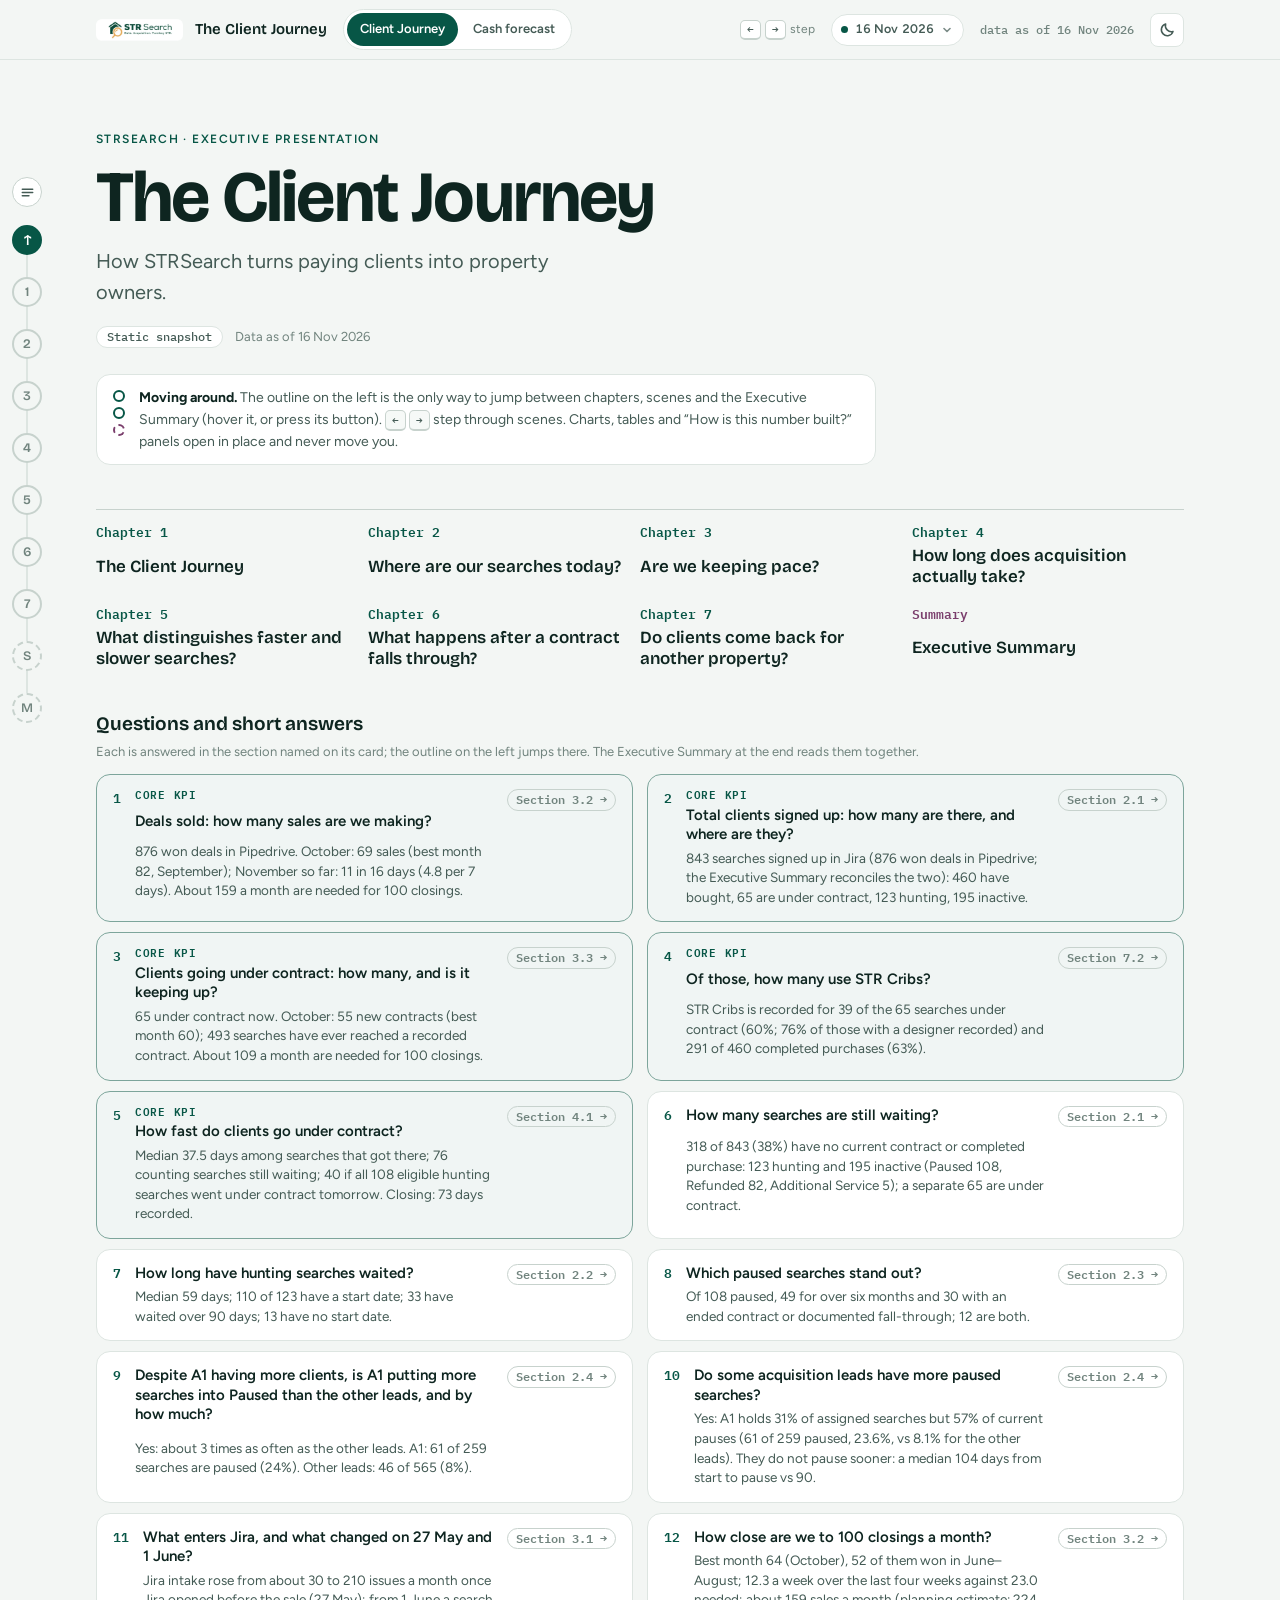
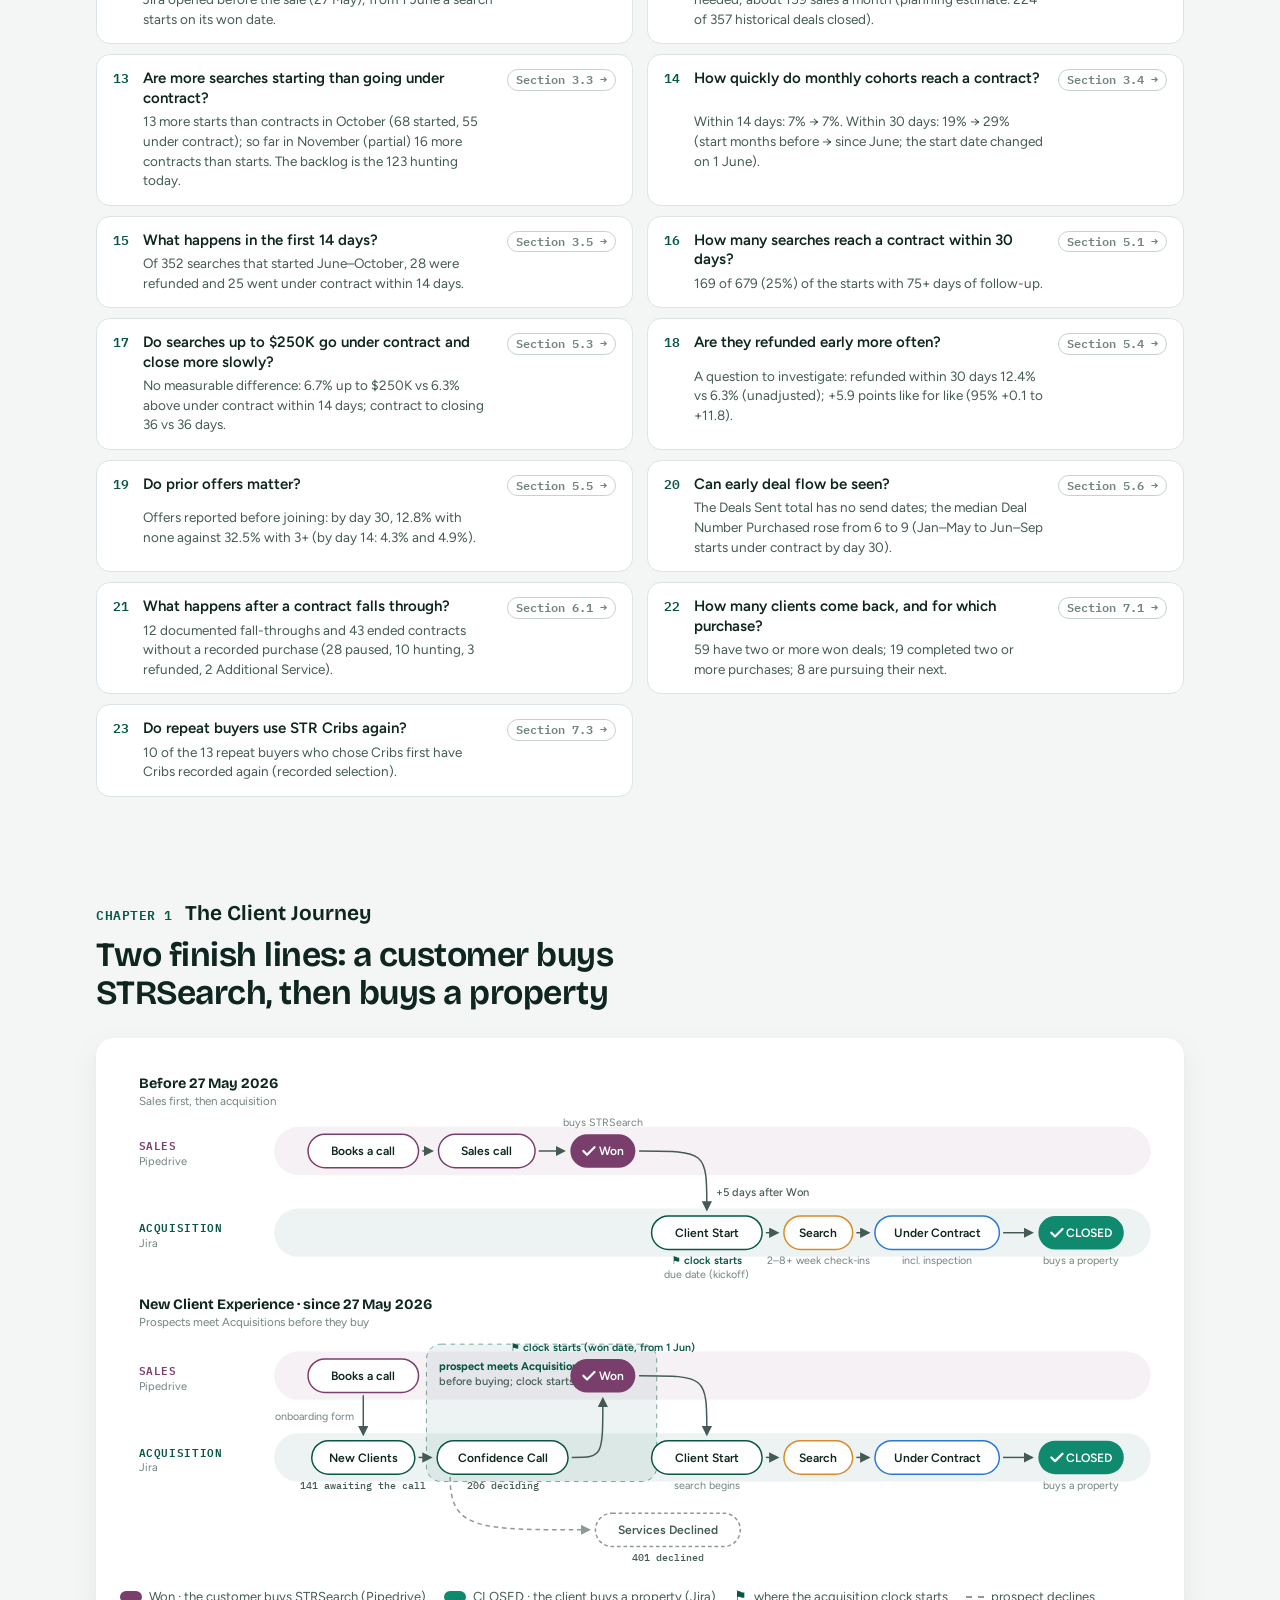
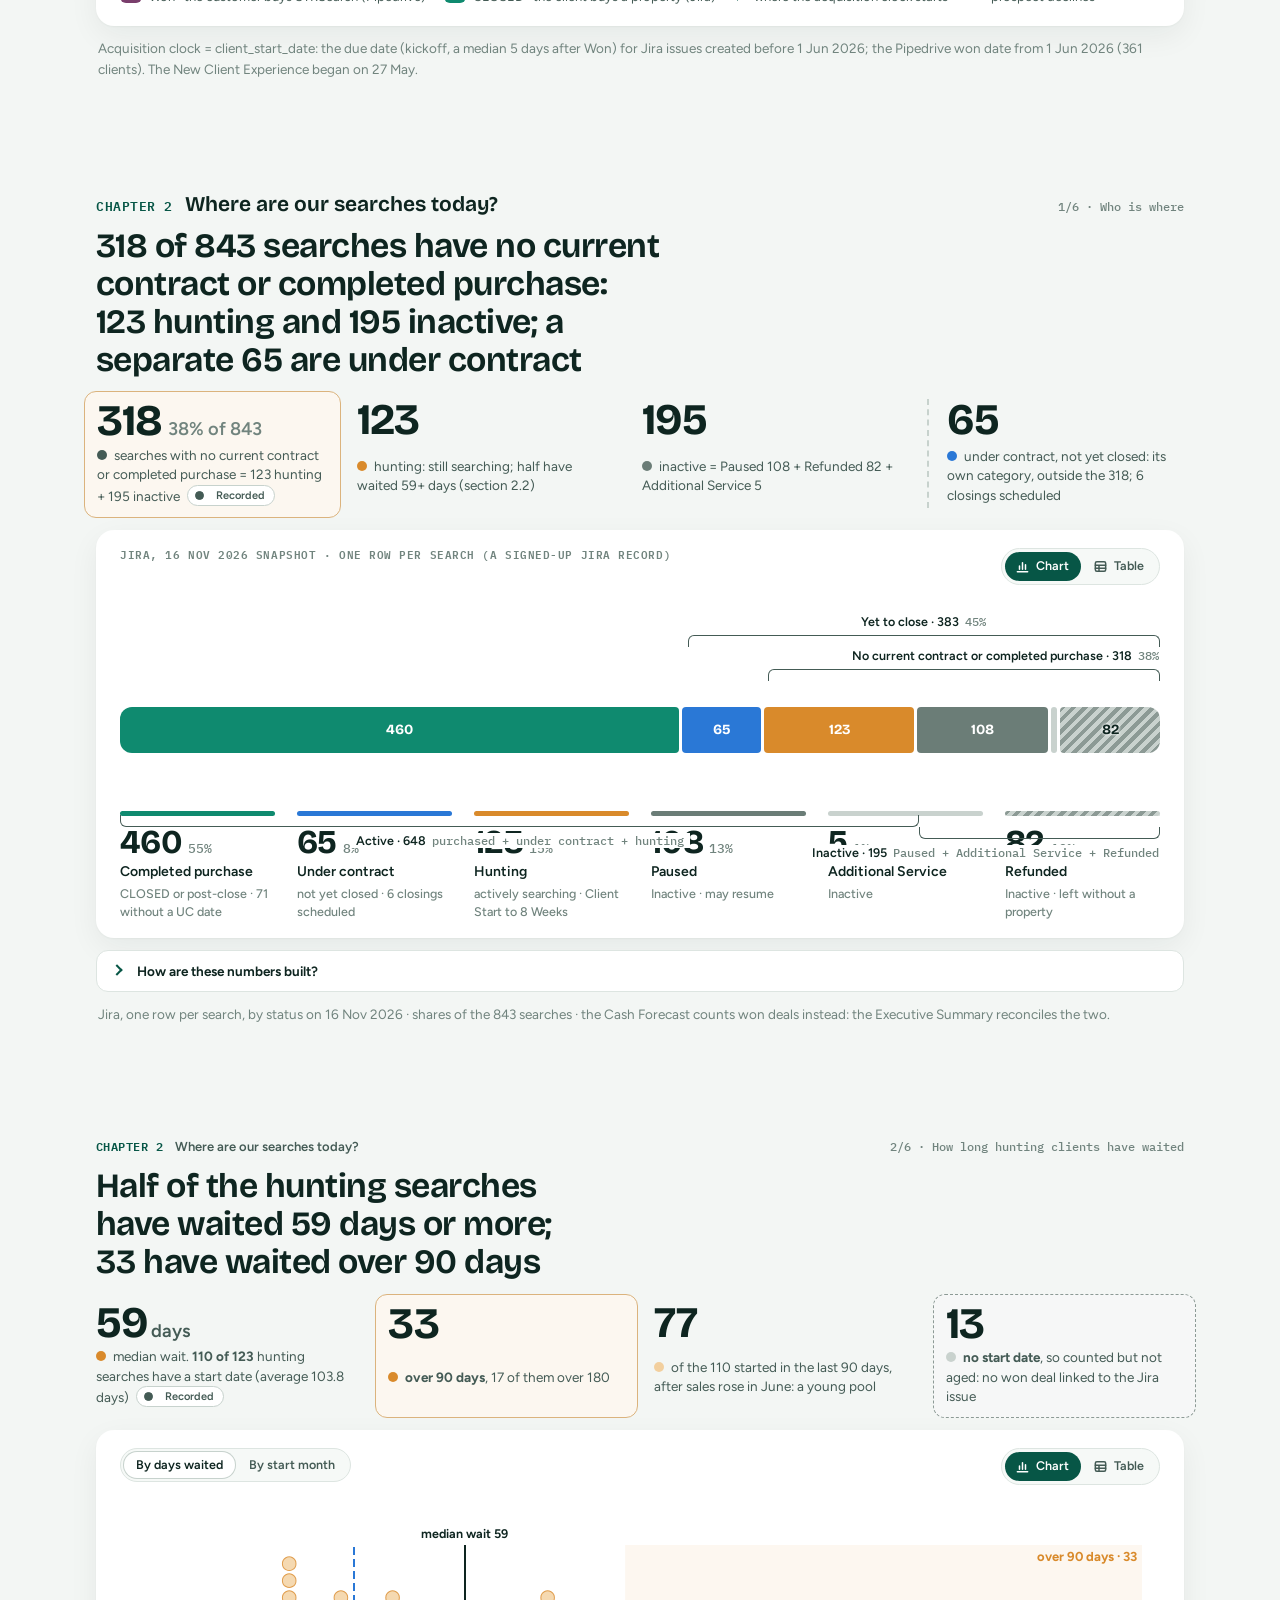
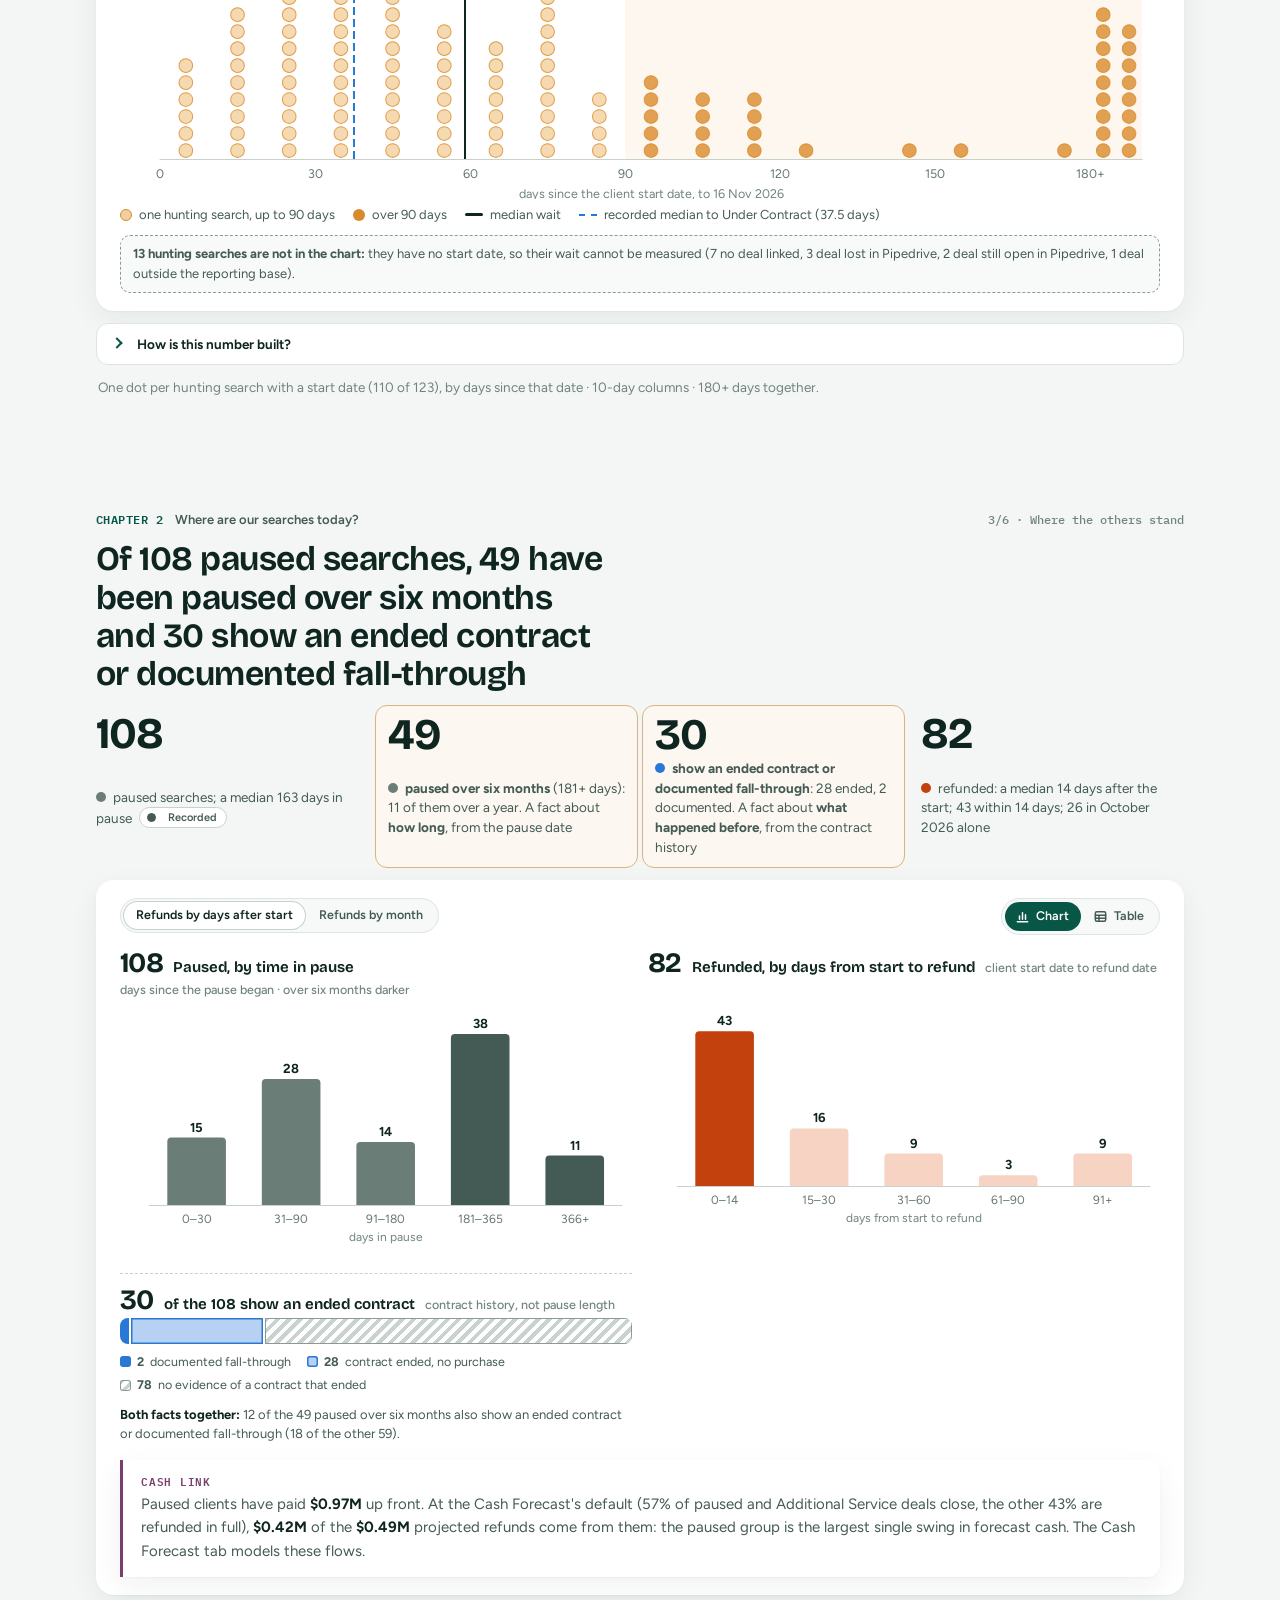
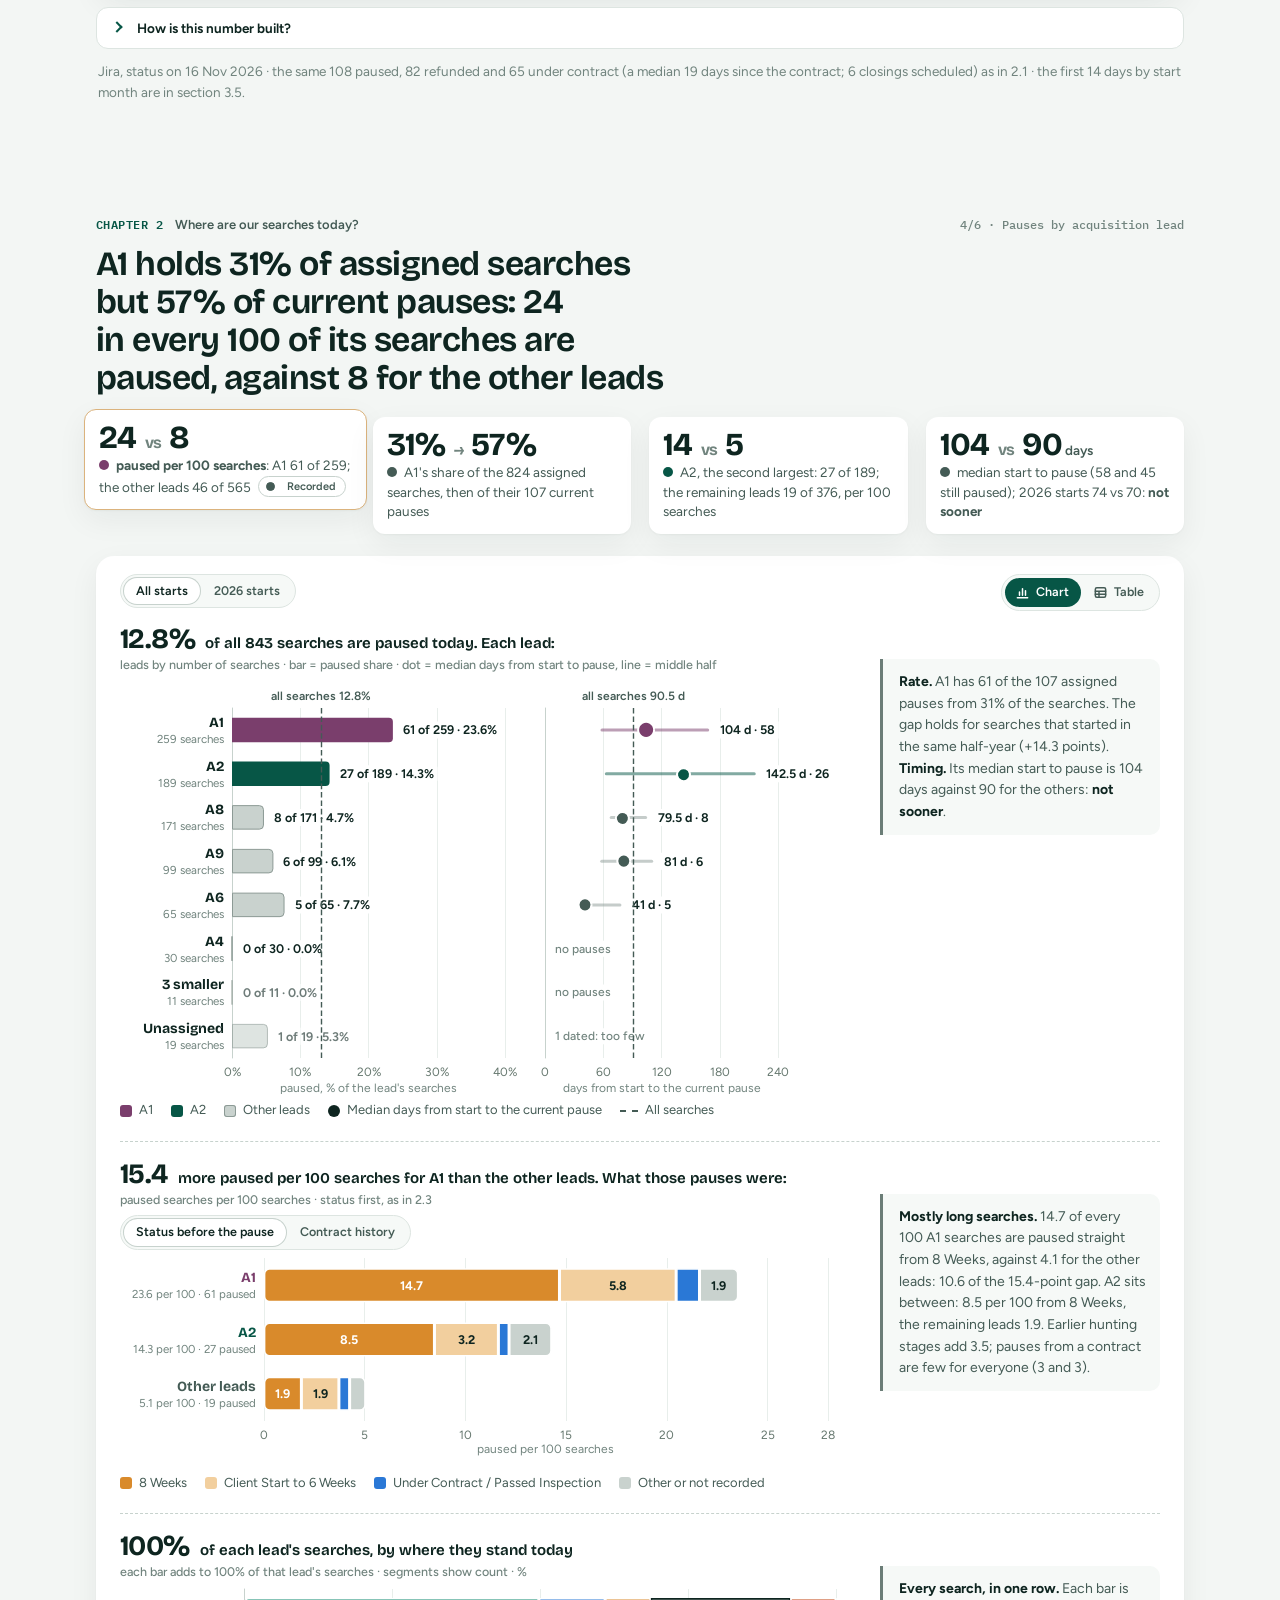
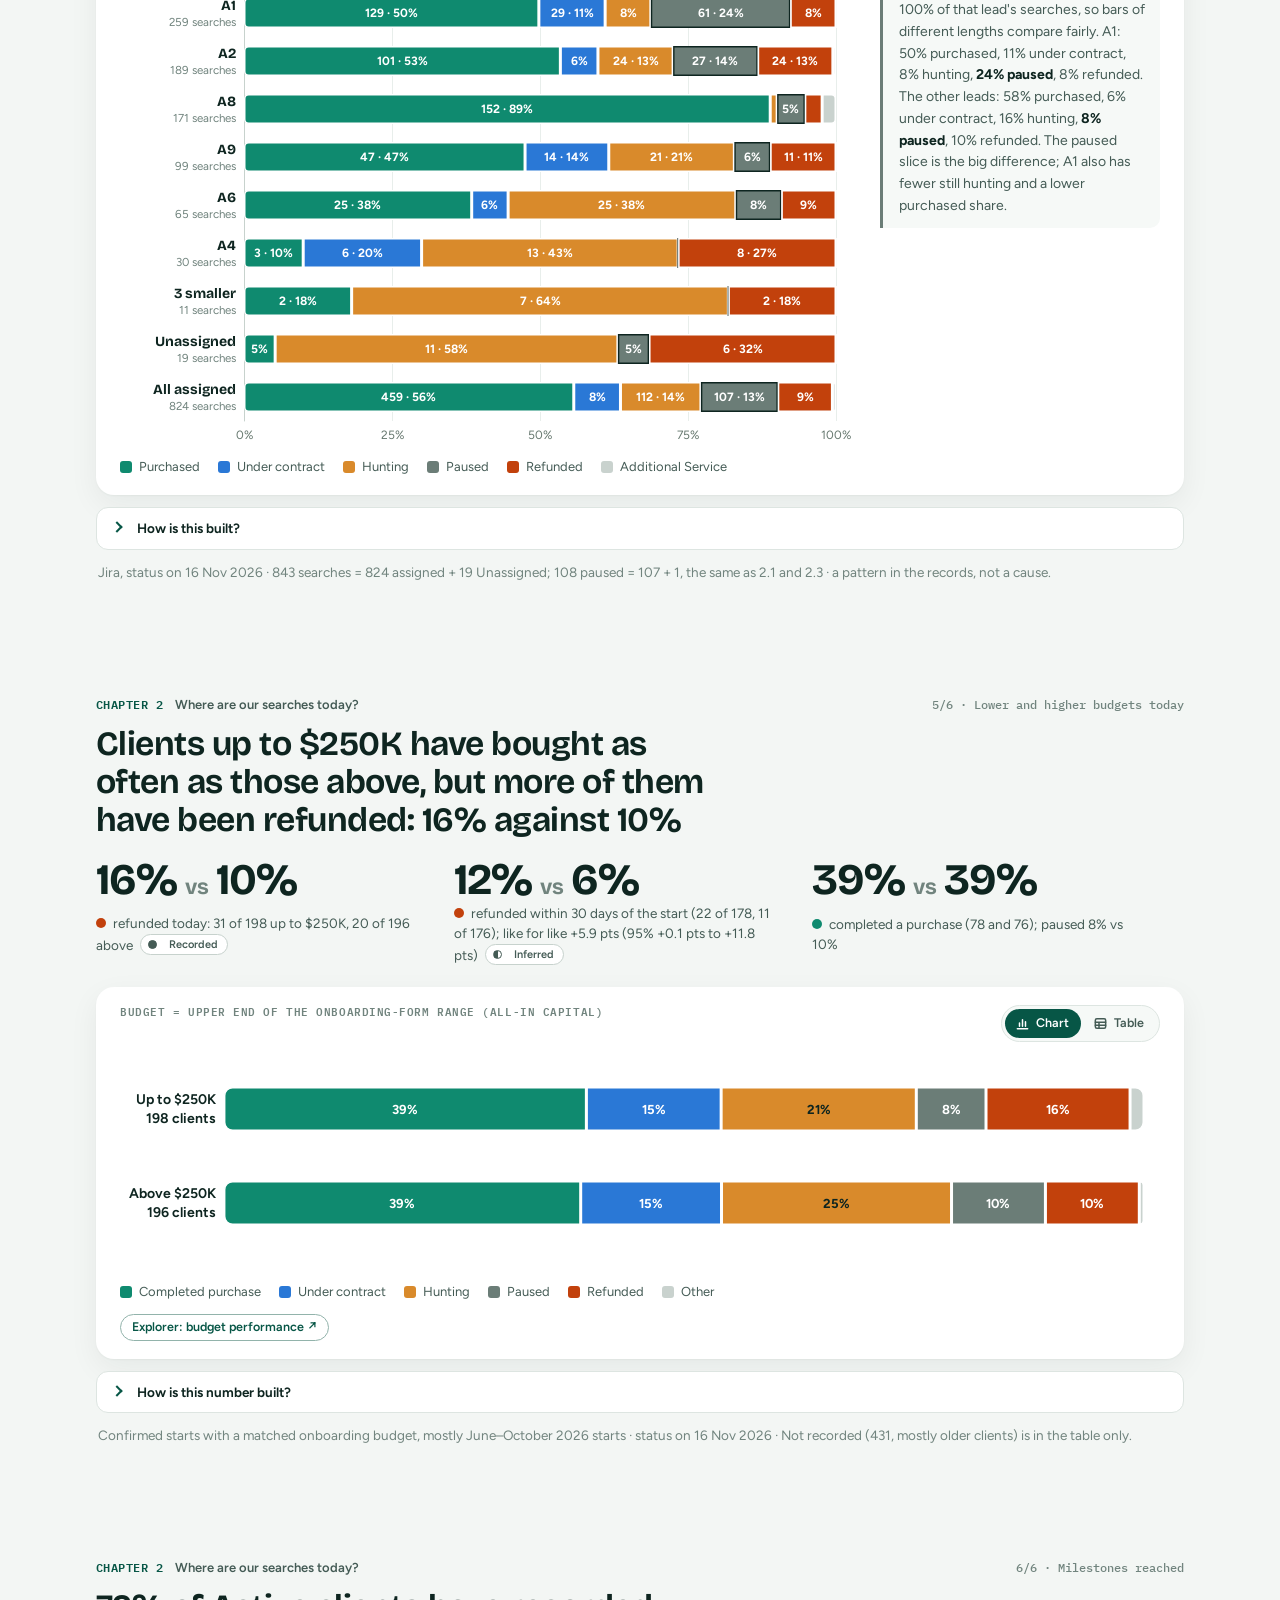
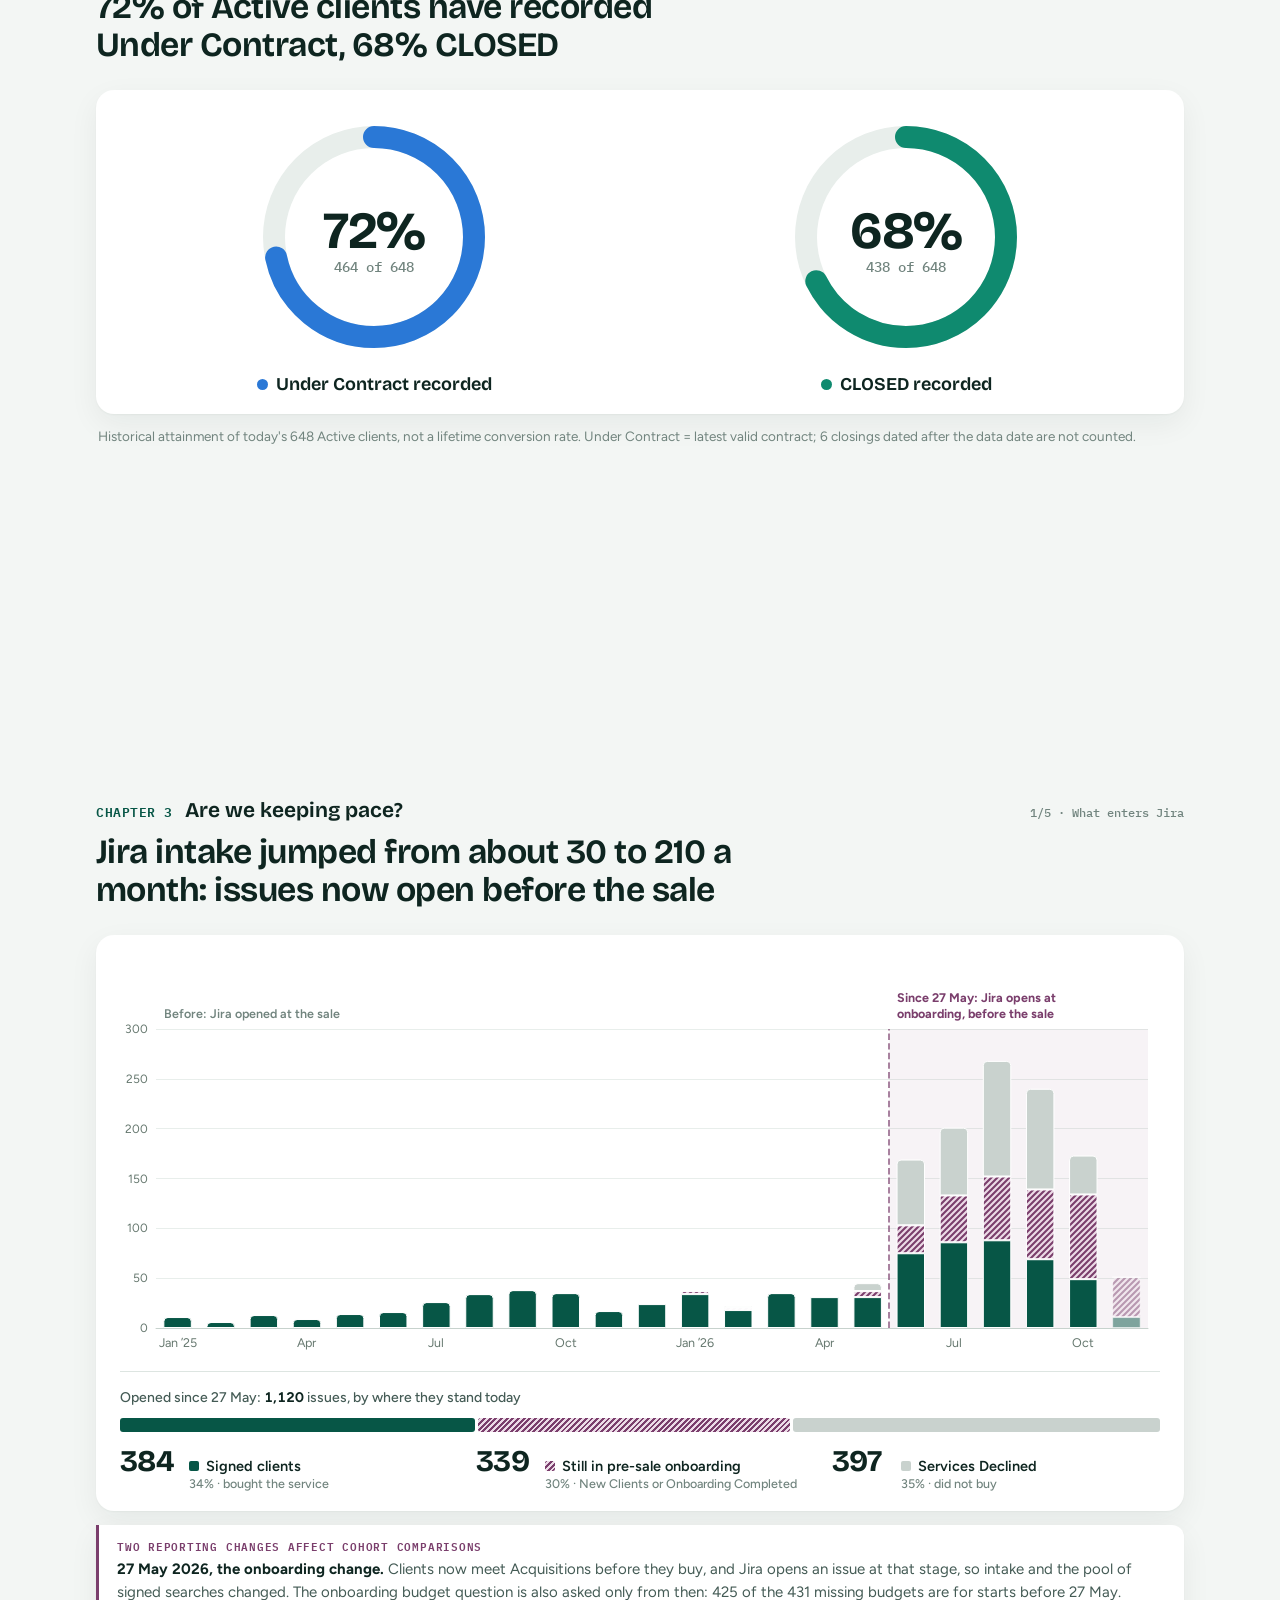
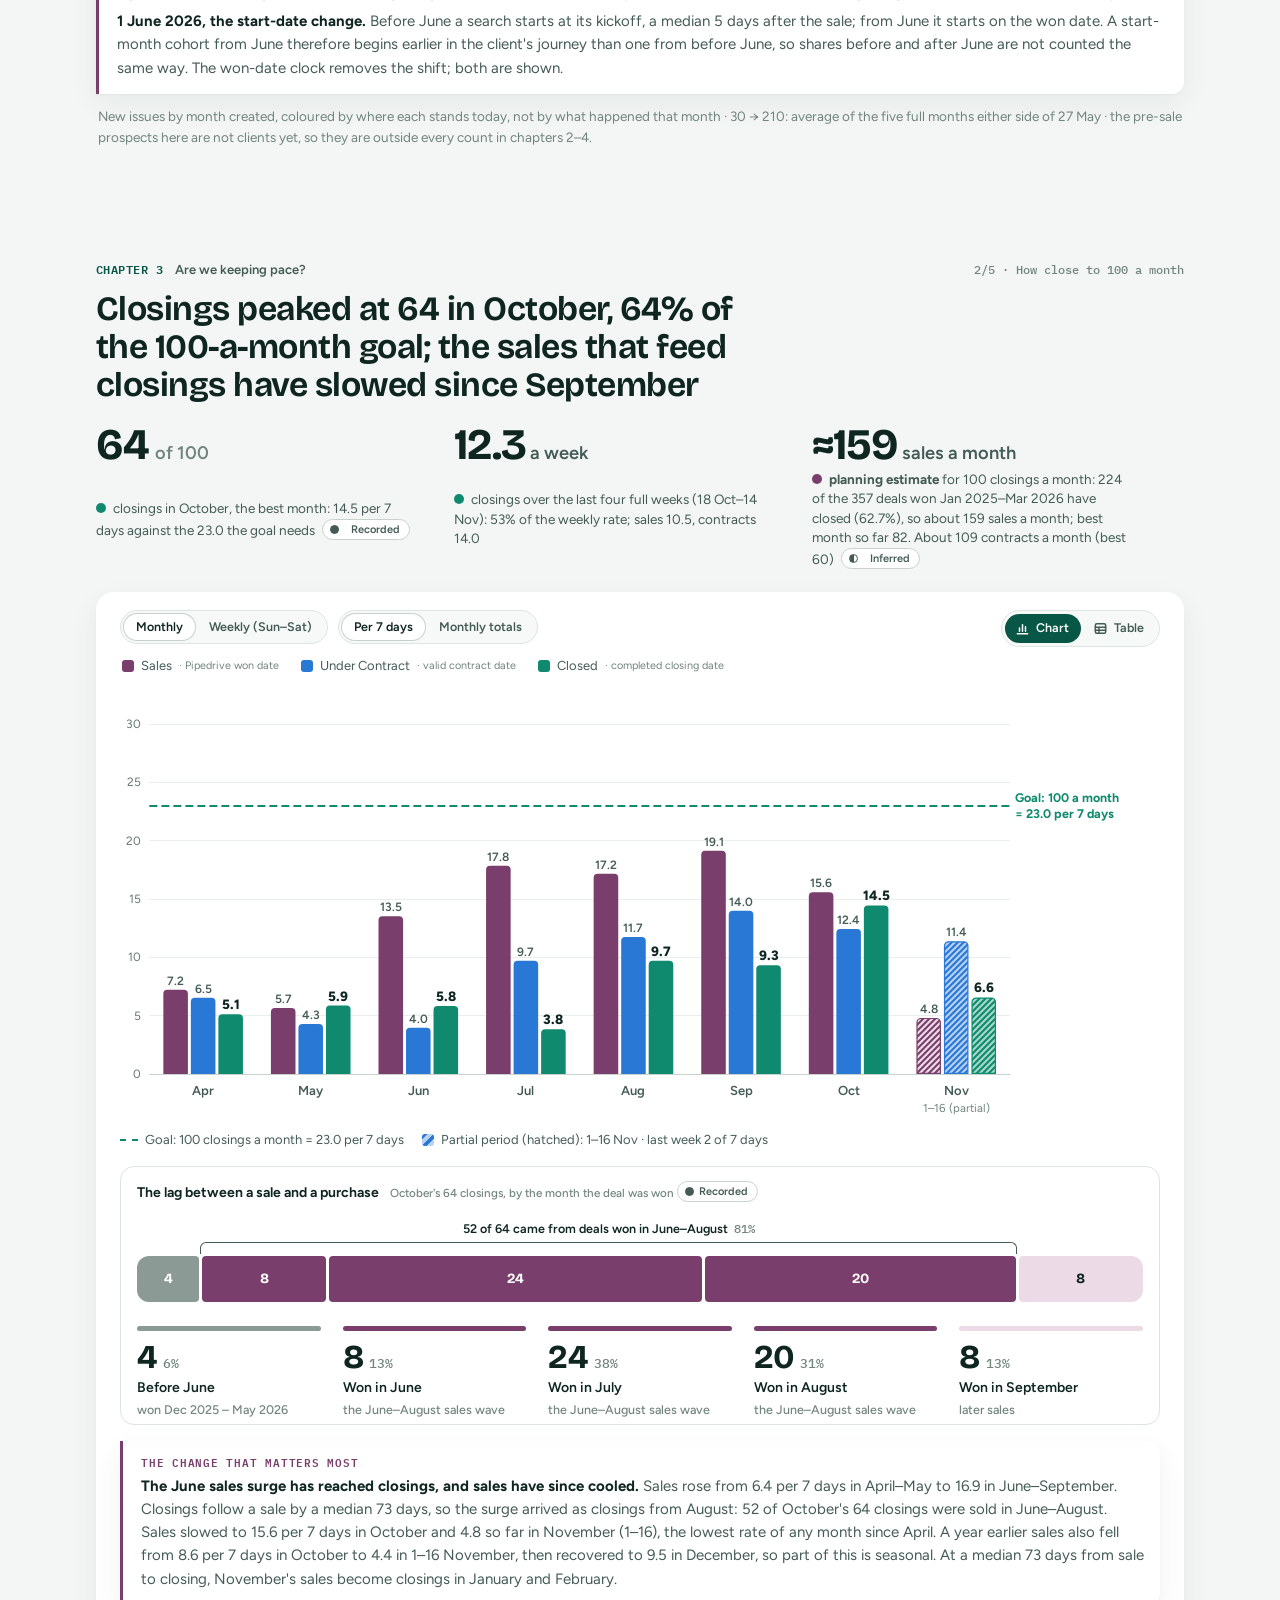
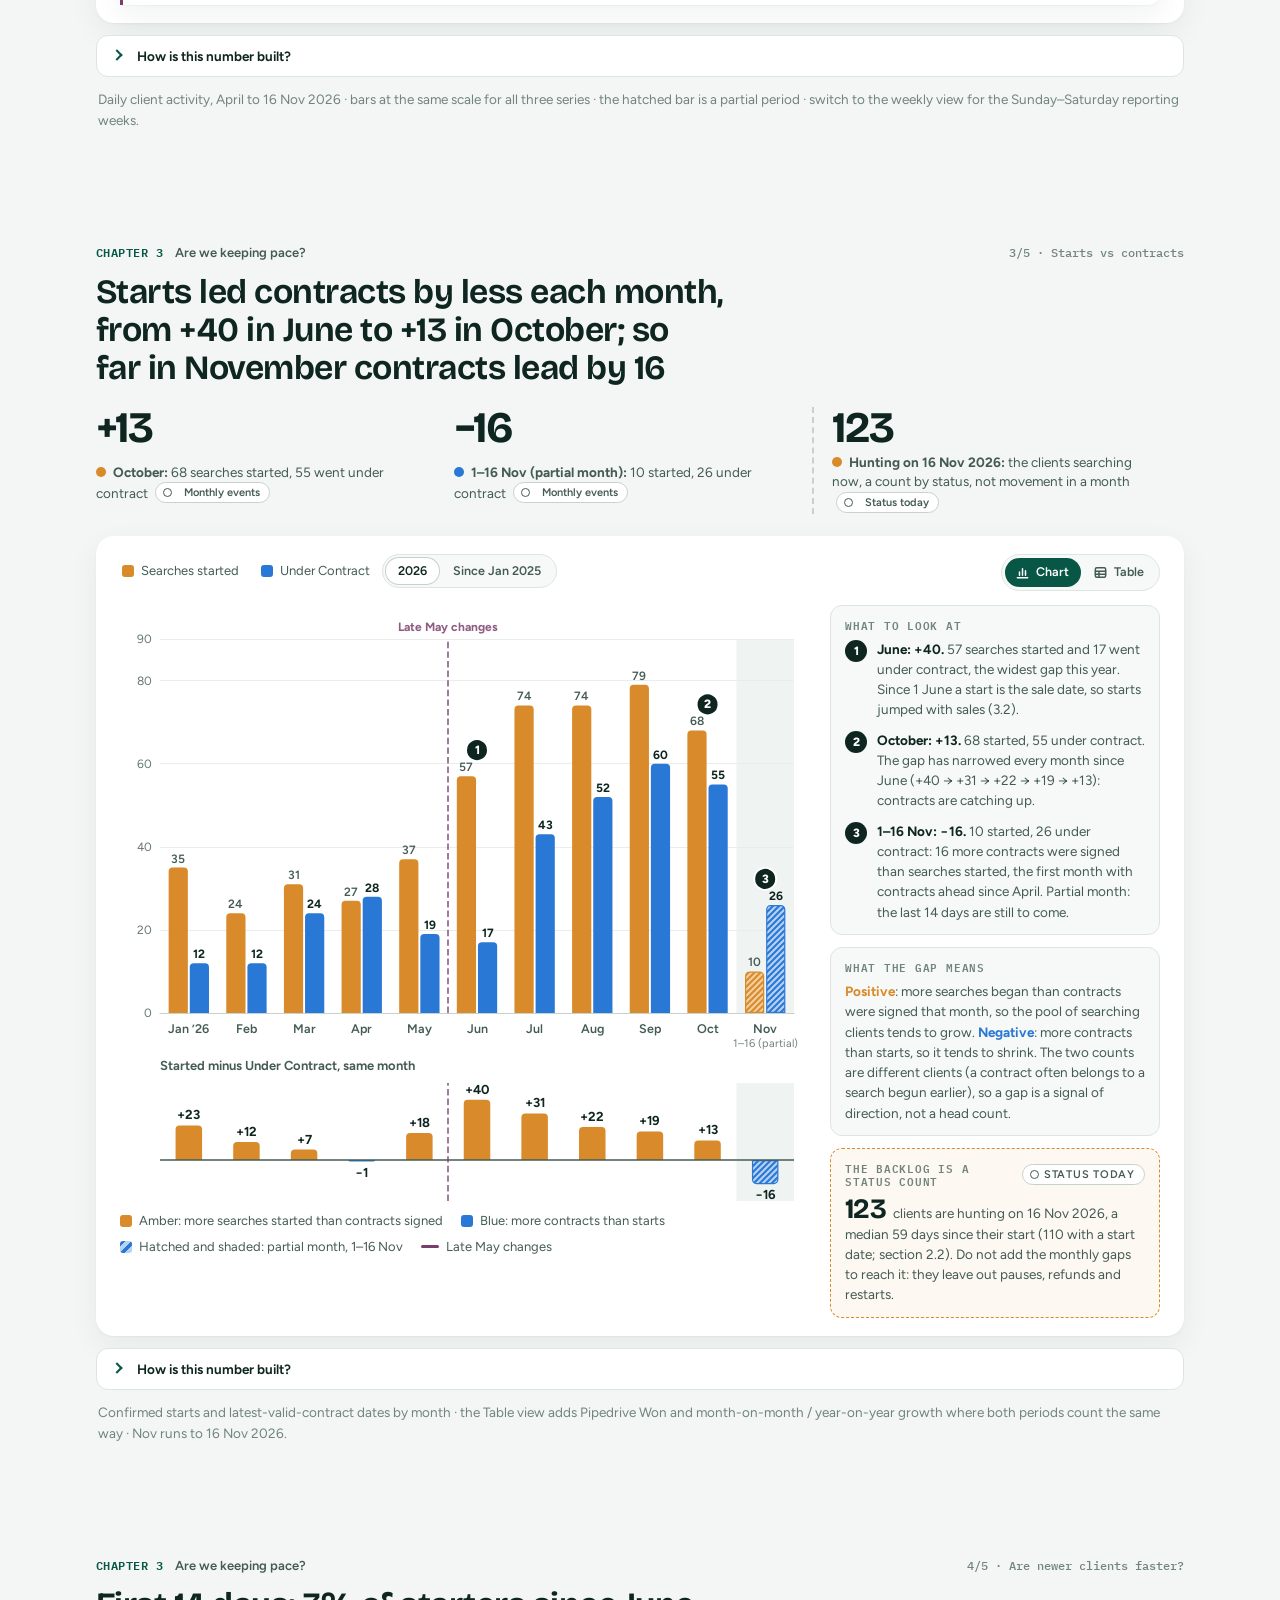
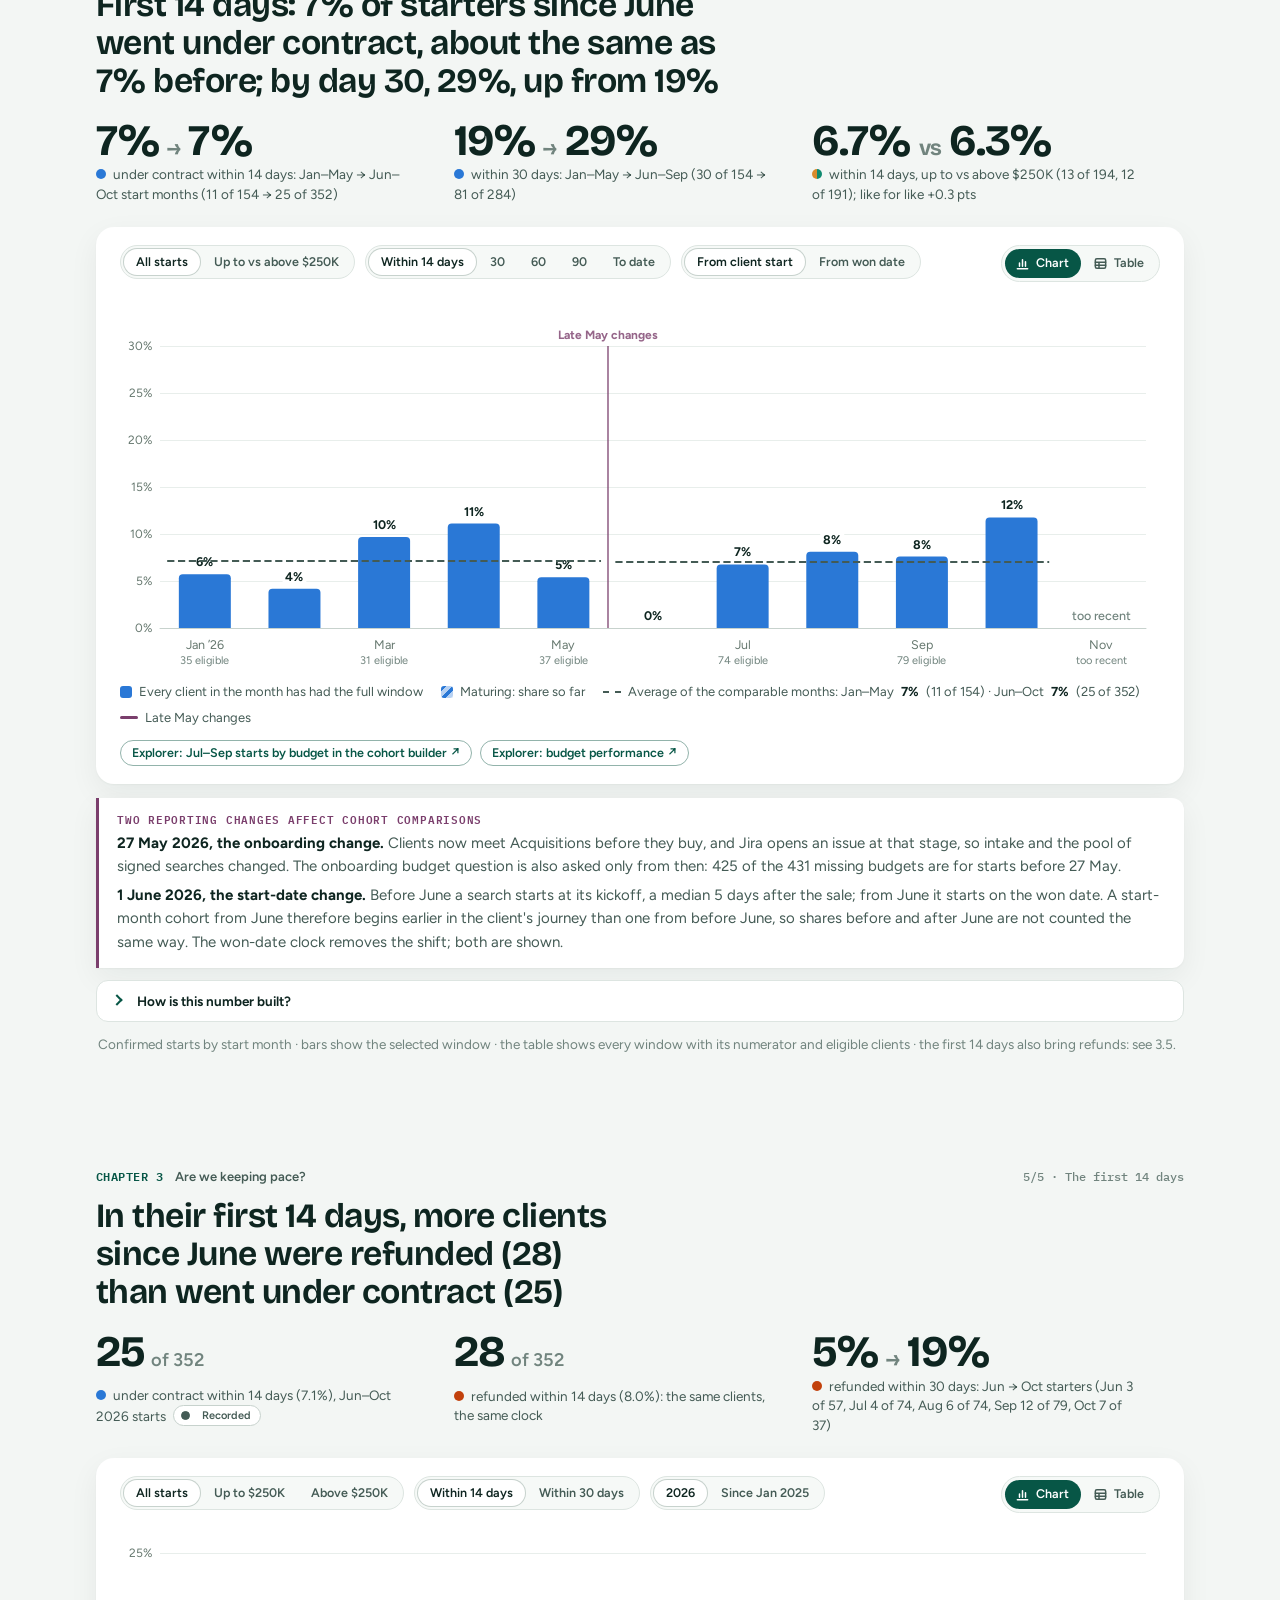
<file: docs/index.html>
<!doctype html>
<html lang="en">
<head>
  <meta charset="utf-8">
  <meta name="viewport" content="width=device-width, initial-scale=1">
  <title>STRSearch Client Journey</title>
  <meta name="robots" content="noindex, nofollow">
  <script src="versions.js"></script>
  <script>
    (function () { var v = (window.STR_VERSIONS || {}).default || '2026-11-16'; location.replace(v + '/' + location.search + location.hash); })();
  </script>
  <noscript><meta http-equiv="refresh" content="0; url=2026-11-16/"></noscript>
</head>
<body>
  <p style="font-family: system-ui, sans-serif; padding: 24px">Opening the latest reporting version… <a href="2026-11-16/">16 Nov 2026</a> · <a href="2026-11-12/">12 Nov 2026 (archived)</a></p>
</body>
</html>
</file>
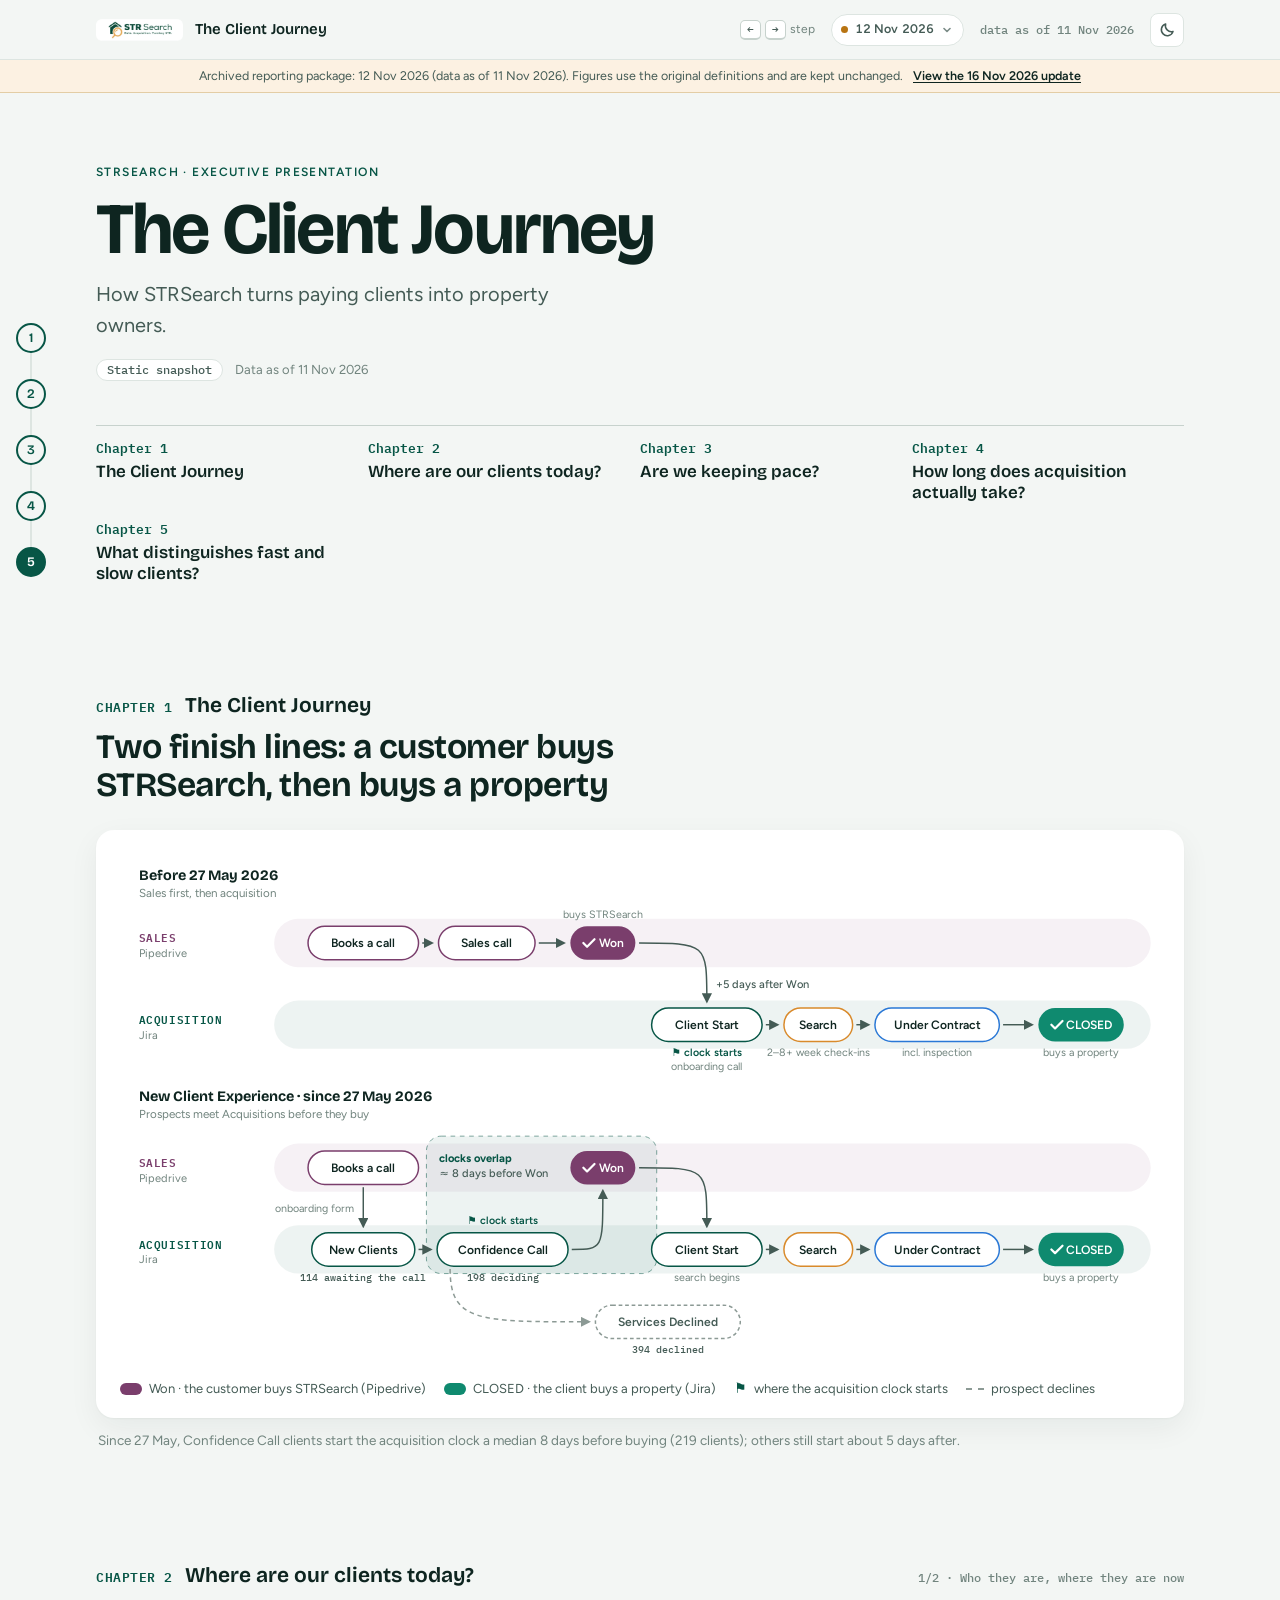
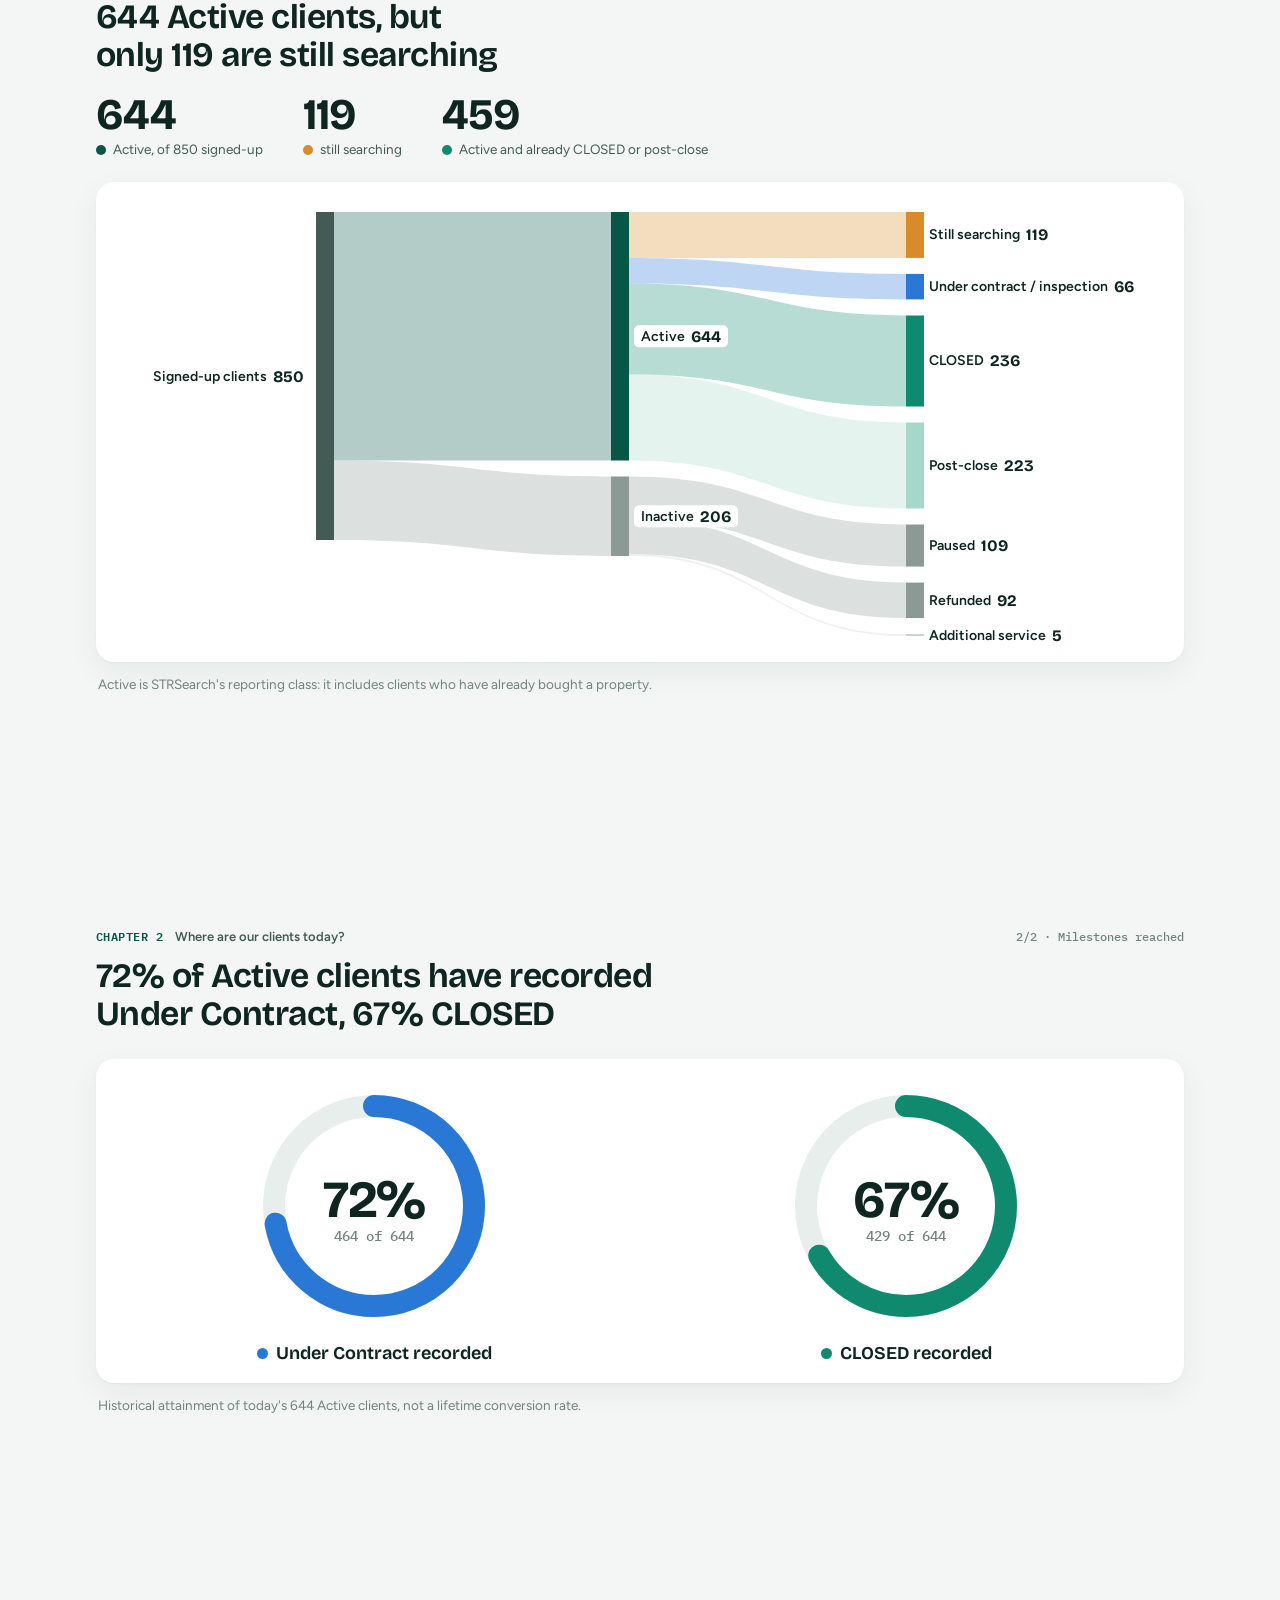
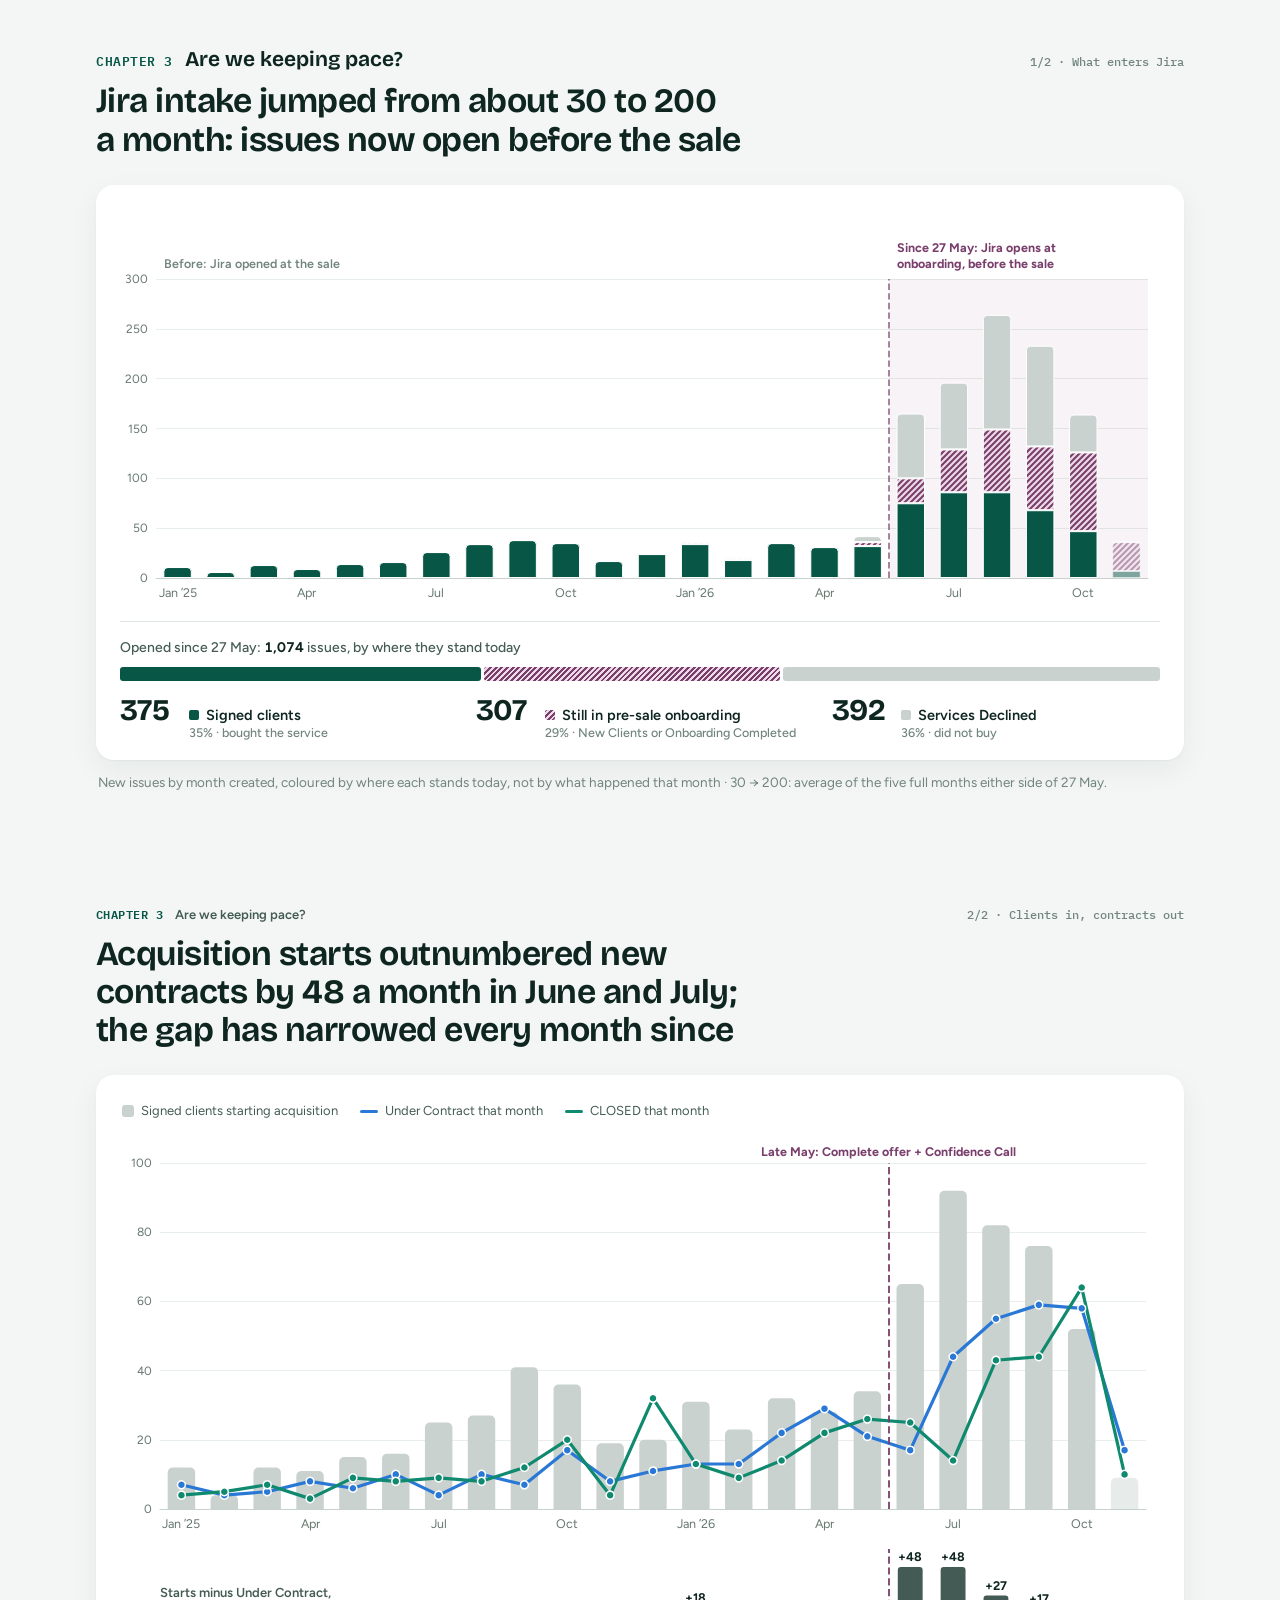
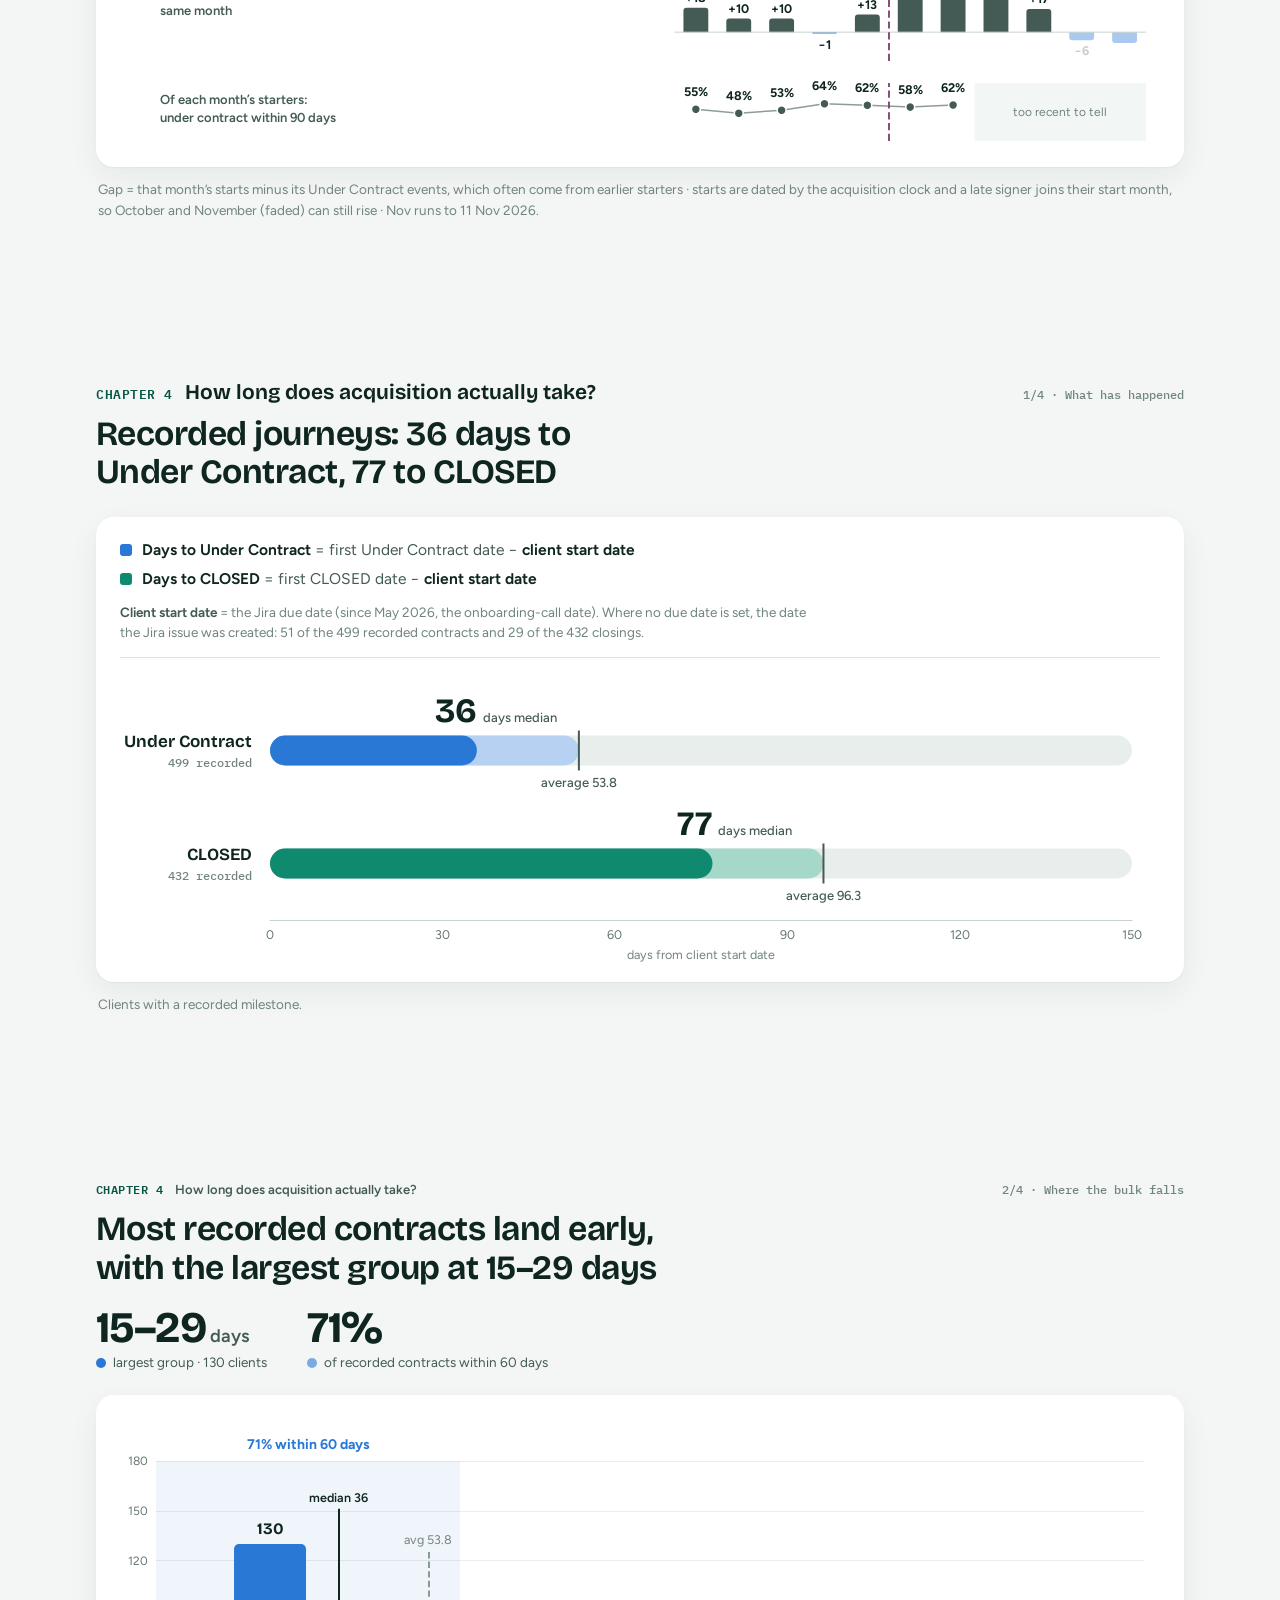
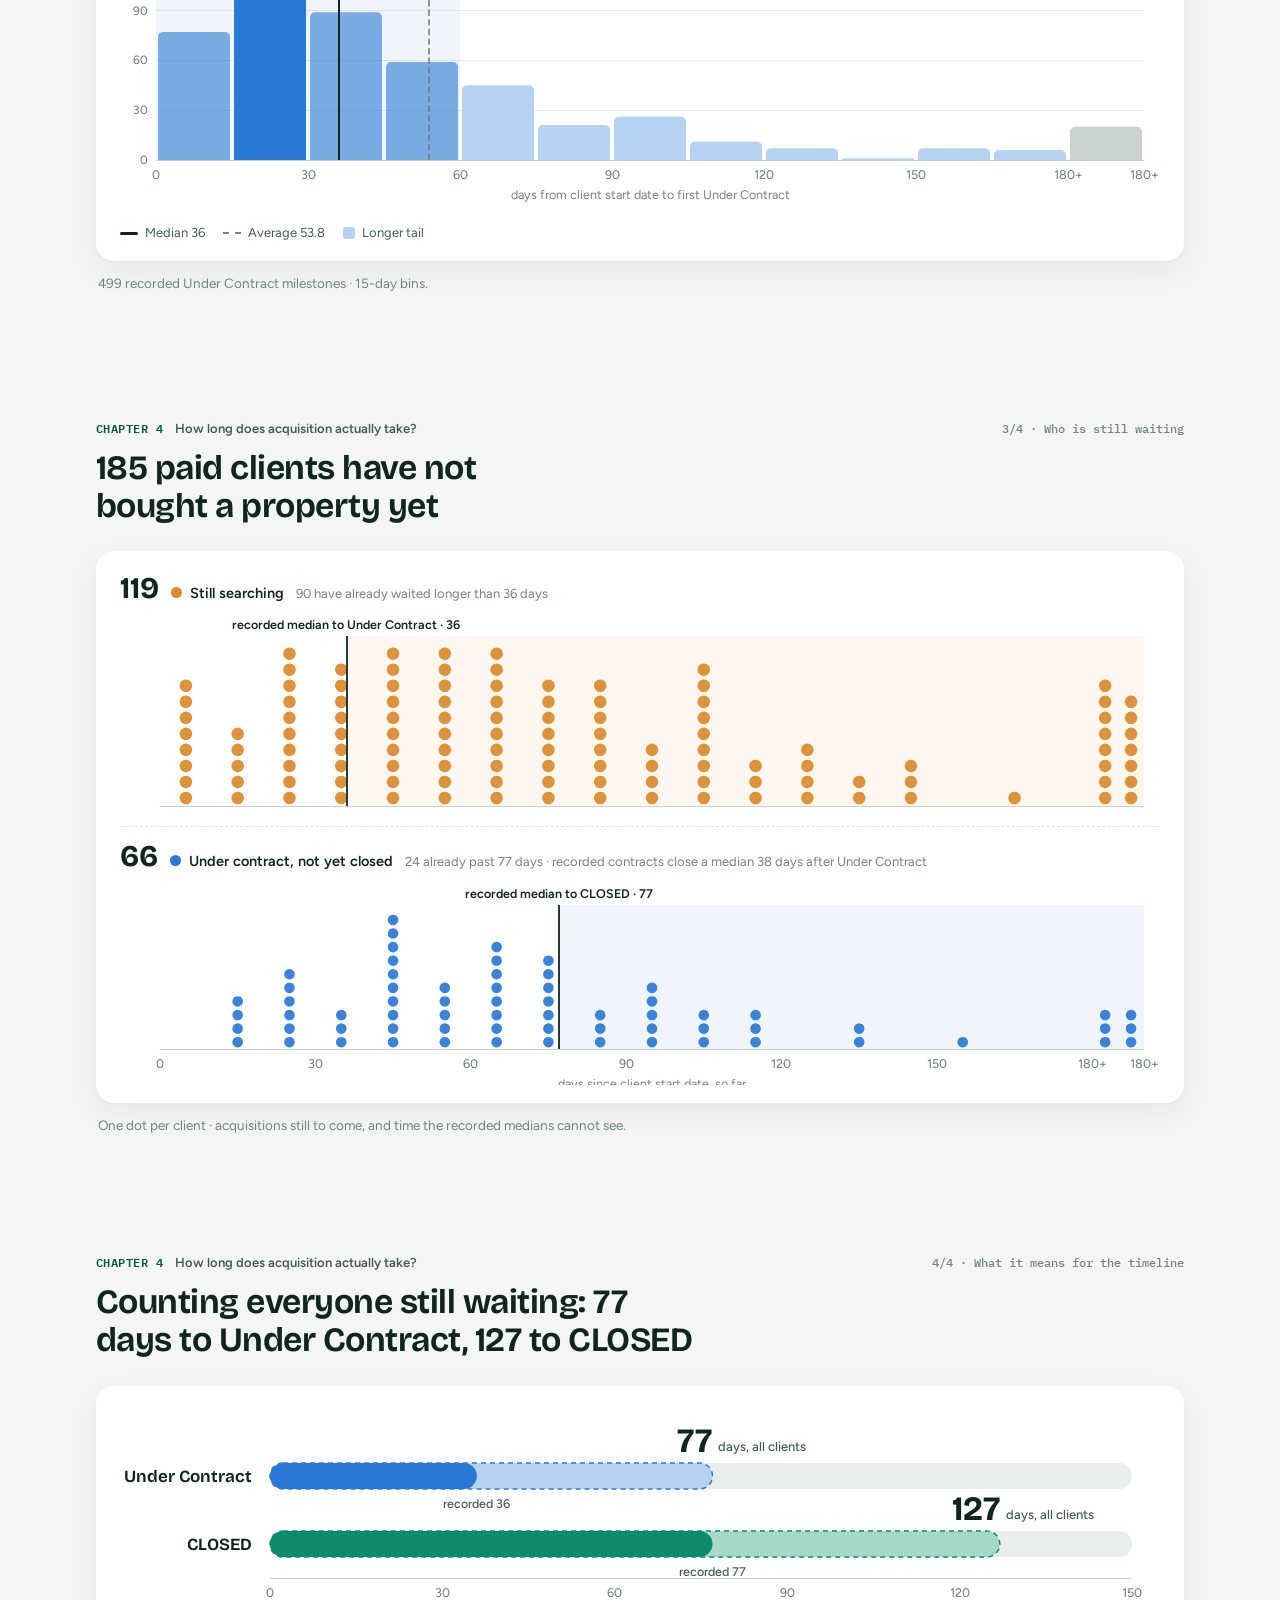
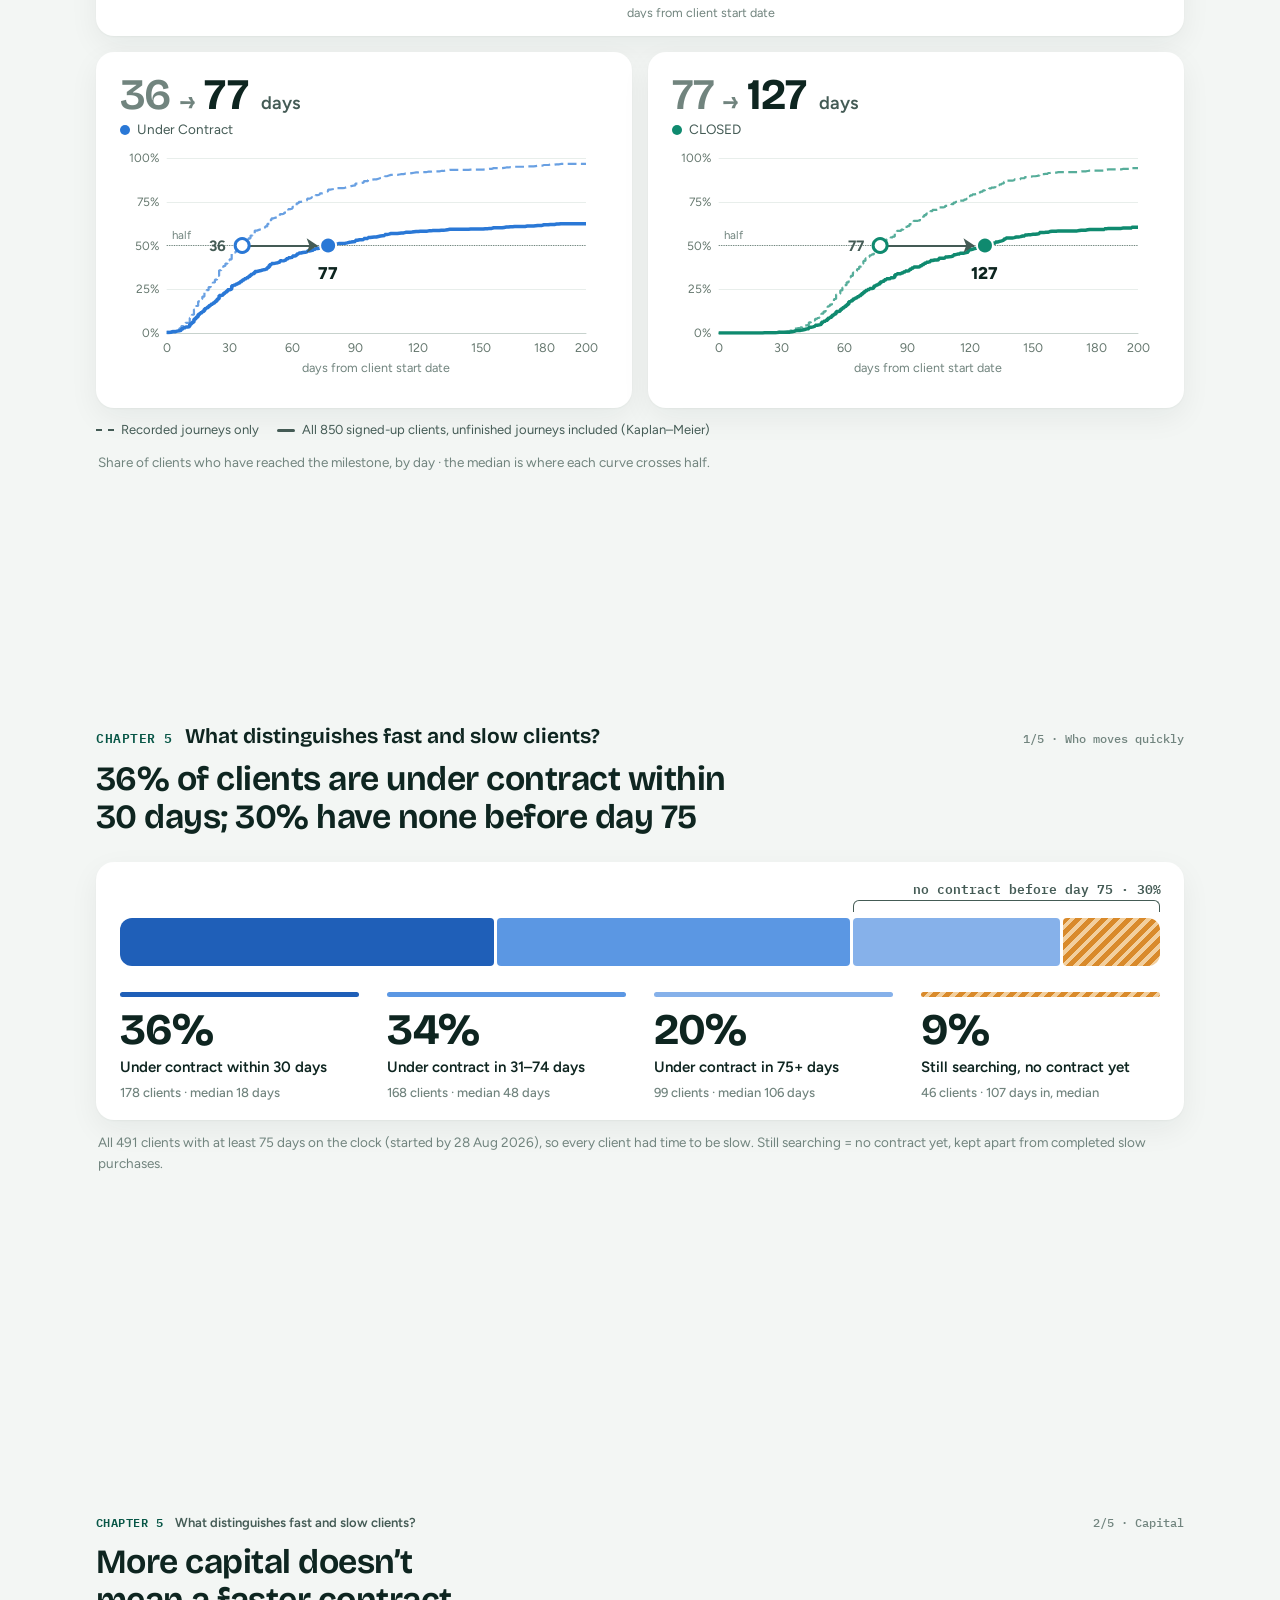
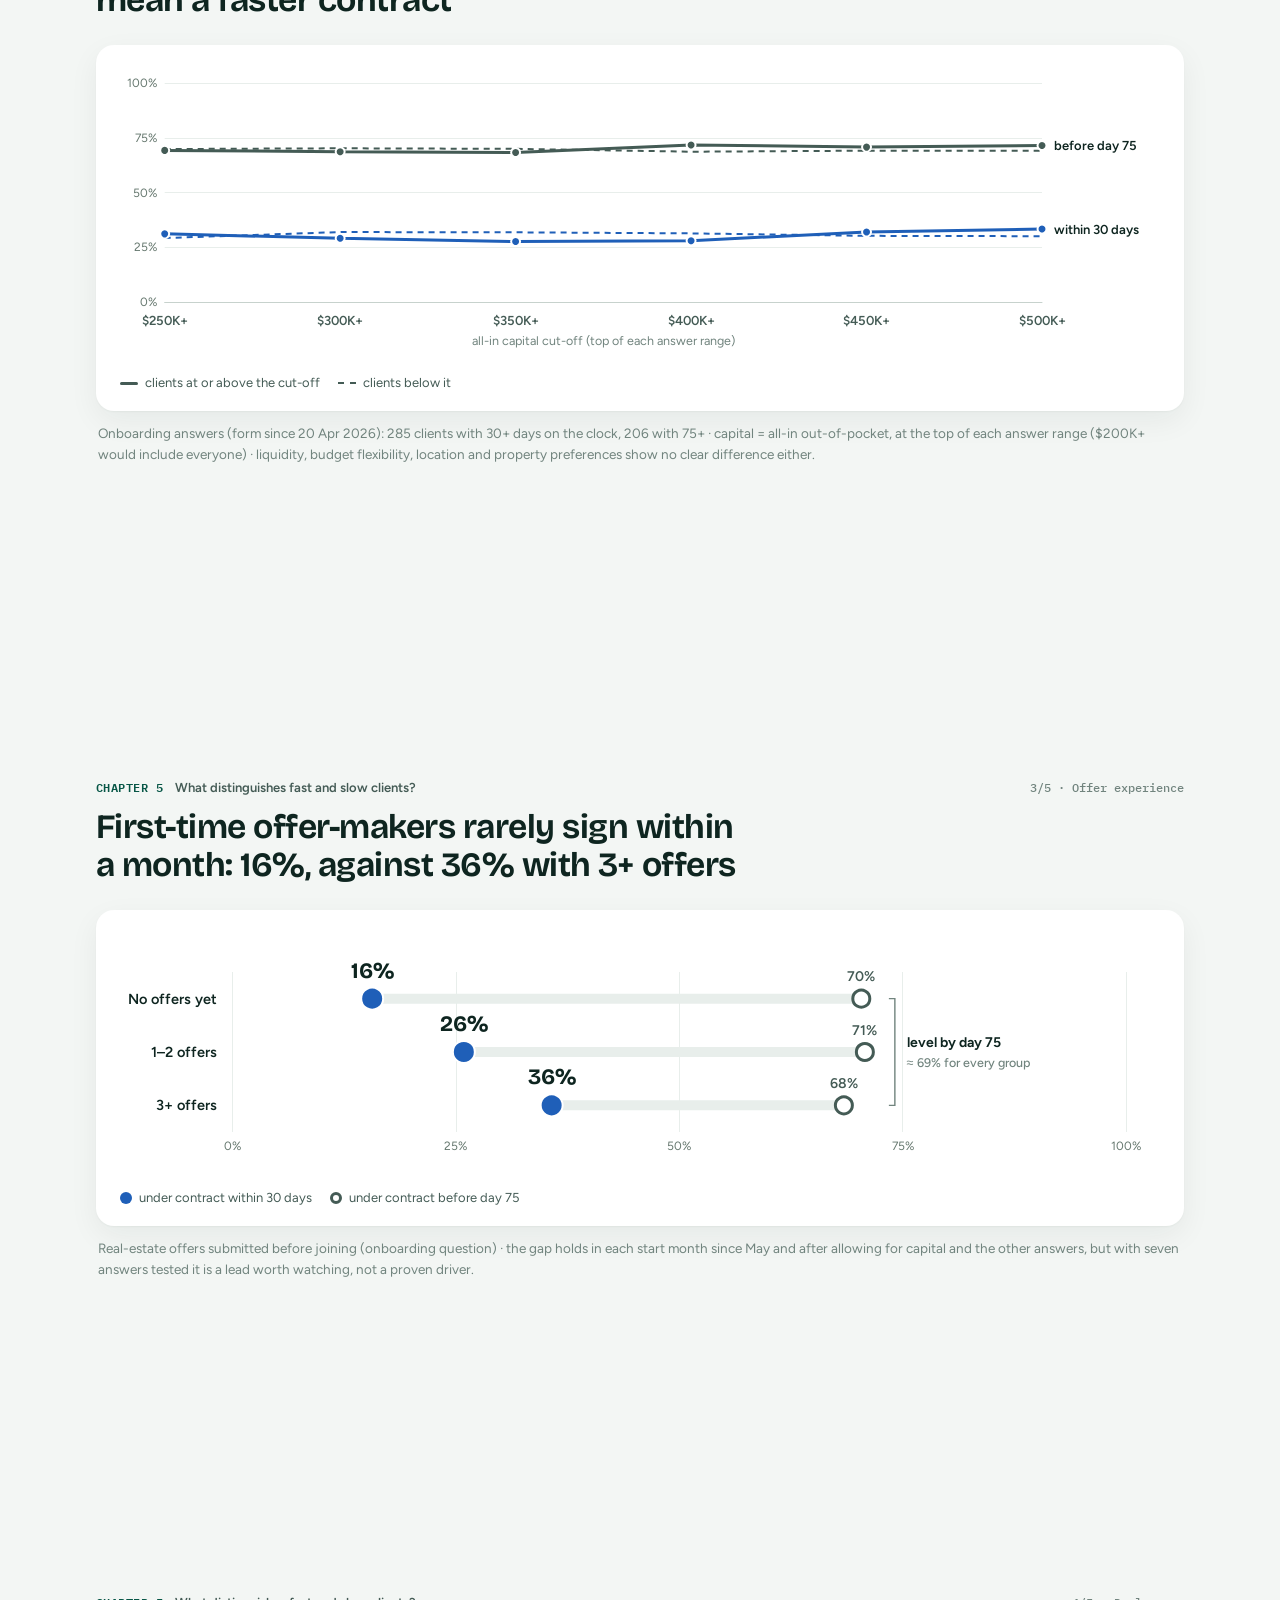
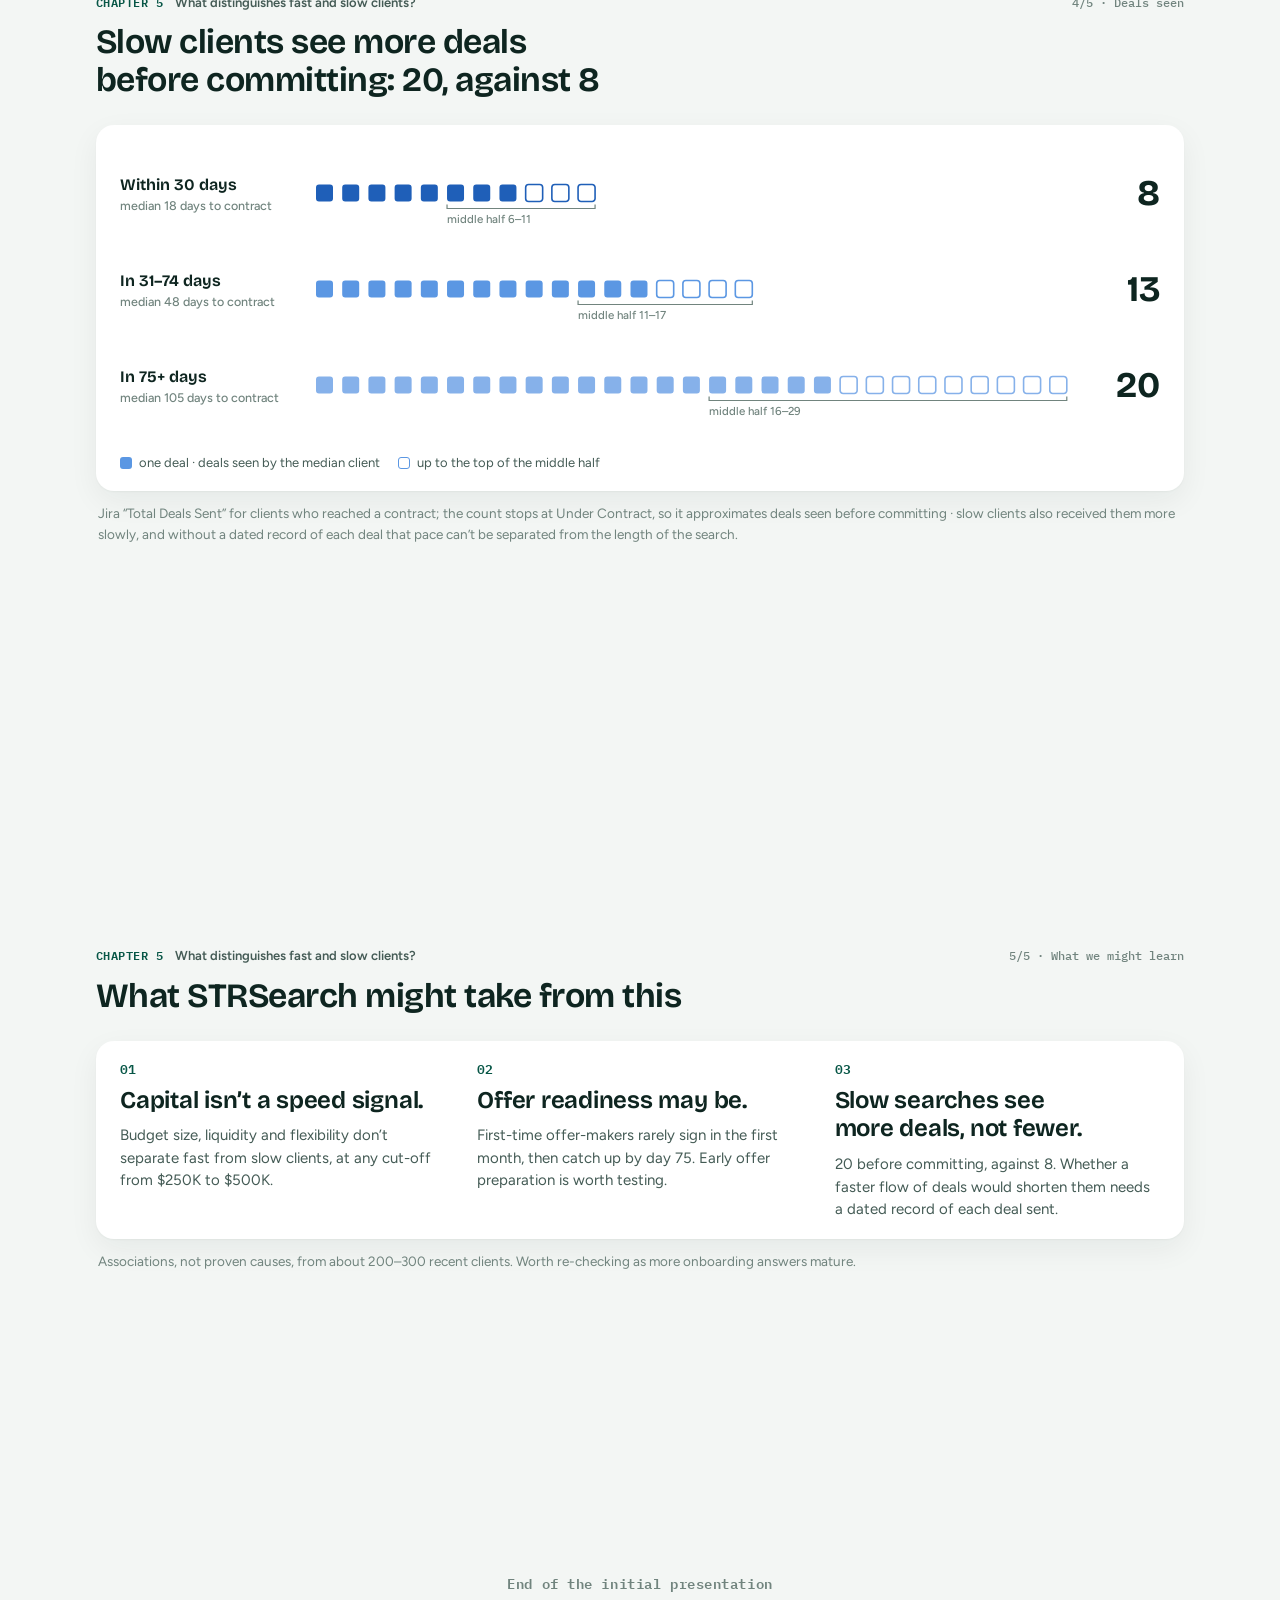
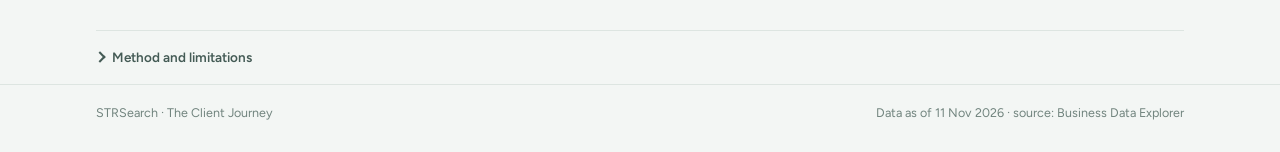
<file: docs/2026-11-12/index.html>
<!doctype html>
<html lang="en" data-version="2026-11-12">
<head>
  <meta charset="utf-8">
  <meta name="viewport" content="width=device-width, initial-scale=1, viewport-fit=cover">
  <title>STRSearch Client Journey</title>
  <meta name="claude:viewport-fit-sides" content="cover">
  <meta name="description" content="How STRSearch turns paying clients into property owners: the client journey, where clients are today, monthly pace, time to Under Contract and CLOSED, and what distinguishes fast and slow clients.">
  <meta name="robots" content="noindex, nofollow">
  <link rel="icon" href="assets/img/strsearch-logo.webp">
  <link rel="preconnect" href="https://fonts.googleapis.com">
  <link rel="preconnect" href="https://fonts.gstatic.com" crossorigin>
  <link rel="stylesheet" href="https://fonts.googleapis.com/css2?family=Bricolage+Grotesque:opsz,wght@12..96,500..800&family=Figtree:wght@400;500;600;700&family=IBM+Plex+Mono:wght@500;600&display=swap">
  <link rel="stylesheet" href="assets/css/story.css">
  <link rel="stylesheet" href="../version-switcher.css">
  <script>try { var t = localStorage.getItem('cj-theme'); if (t) document.documentElement.setAttribute('data-theme', t); } catch (e) {}</script>
</head>
<body>
  <a class="visually-hidden" href="#main">Skip to content</a>
  <header class="top">
    <div class="stage">
      <a class="brand" href="#top" aria-label="Back to the start"><img src="assets/img/strsearch-logo.webp" alt="STR Search" width="80" height="22"><span>The Client Journey</span></a>
      <span class="spacer"></span>
      <span class="keys" aria-hidden="true"><kbd>←</kbd><kbd>→</kbd> step</span>
      <span data-version-slot></span>
      <span class="snap" id="snap">snapshot</span>
      <button class="theme-btn" id="themeBtn" type="button" aria-label="Switch light or dark mode"><svg viewBox="0 0 20 20" fill="none" stroke="currentColor" stroke-width="1.8" stroke-linecap="round" stroke-linejoin="round"><path d="M16.5 12.2A7 7 0 017.8 3.5a7 7 0 108.7 8.7z"/></svg></button>
    </div>
    <div class="progress" id="progress"></div>
  </header>
  <nav class="rail" id="rail" aria-label="Chapters"></nav>
  <main id="main"></main>
  <footer class="foot"><div class="stage"><span>STRSearch · The Client Journey</span><span id="foot-asof"></span></div></footer>

  <script src="assets/vendor/echarts-5.5.0.min.js"></script>
  <script src="data/story-data.js"></script>
  <script src="assets/js/story.js"></script>
  <script src="assets/js/chapters/journey.js"></script>
  <script src="assets/js/chapters/outcomes.js"></script>
  <script src="assets/js/chapters/pace.js"></script>
  <script src="assets/js/chapters/speed.js"></script>
  <script src="assets/js/chapters/drivers.js"></script>
  <script src="assets/js/chapters/method.js"></script>
  <script src="assets/js/app.js"></script>
  <script src="../versions.js"></script>
  <script src="../version-switcher.js"></script>
  <script>document.getElementById('snap').textContent = 'data as of ' + S.date(S.data.meta.asof);</script>
</body>
</html>
</file>
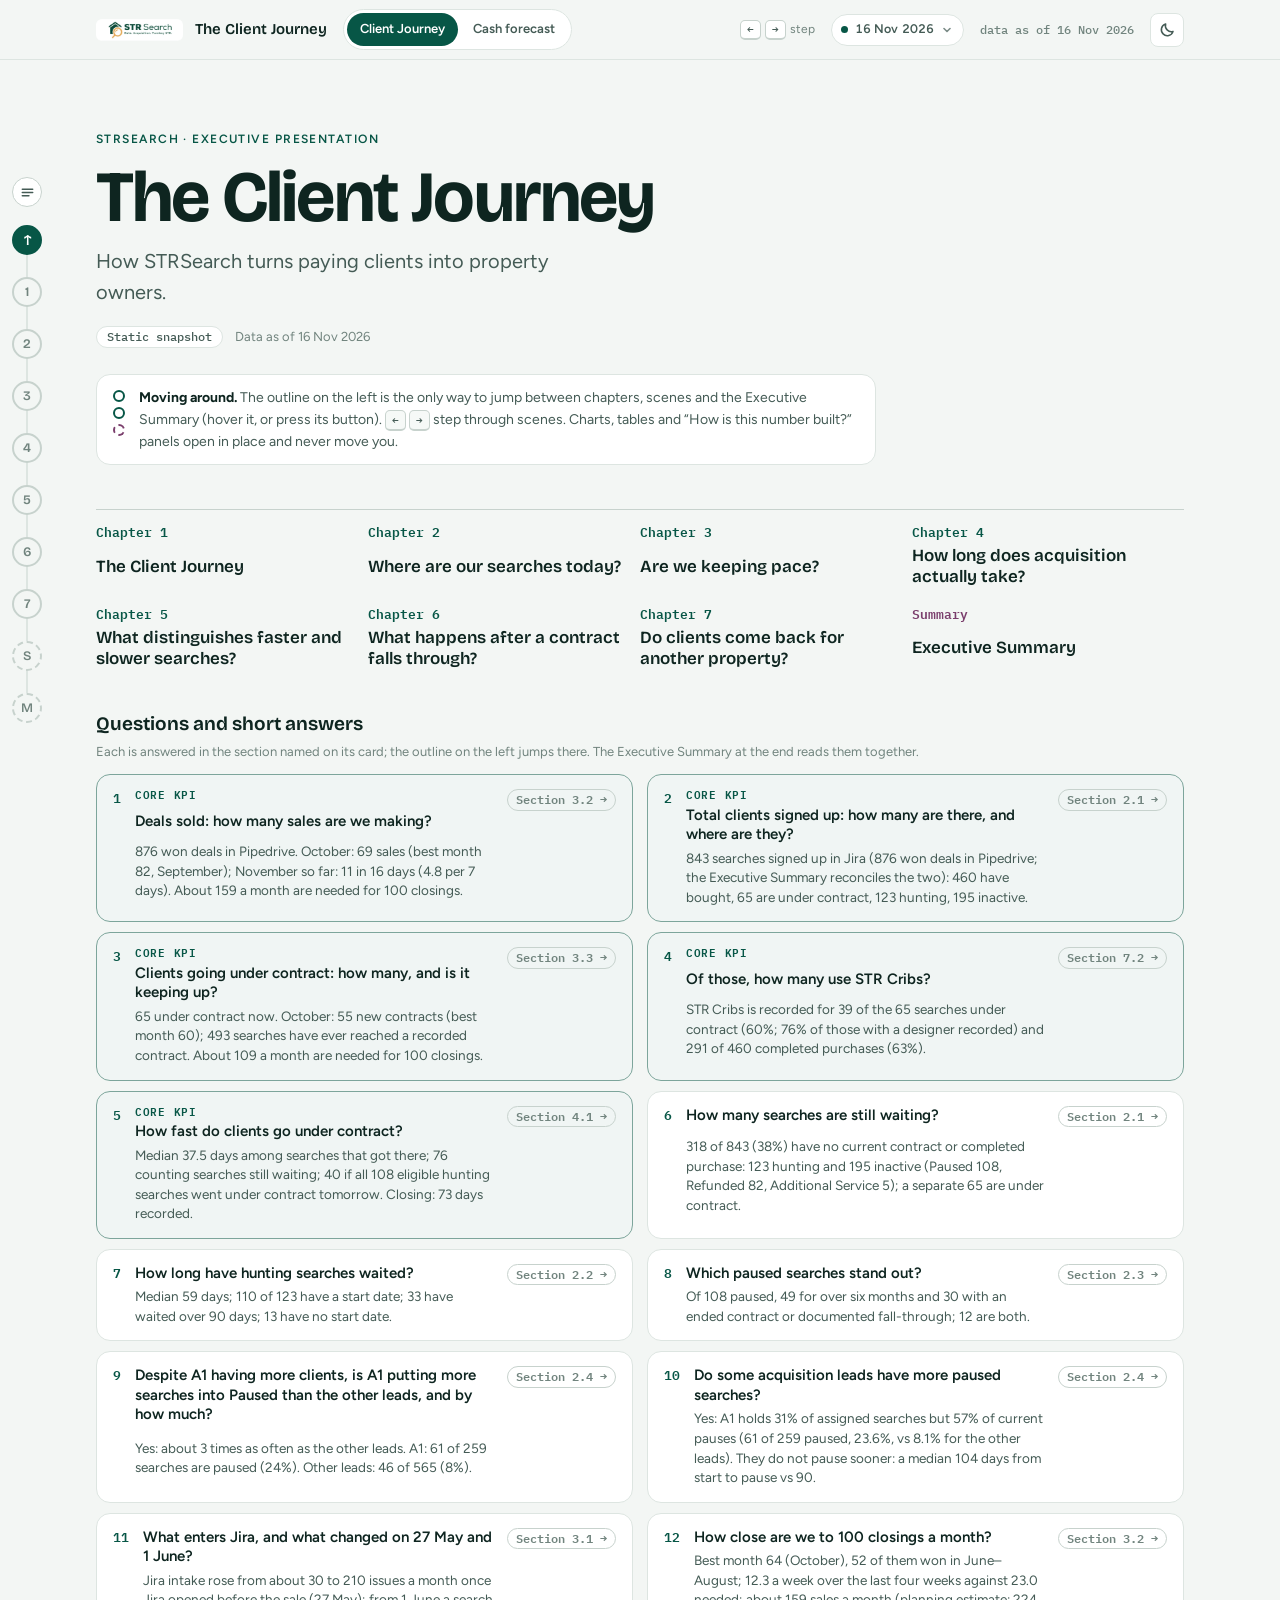
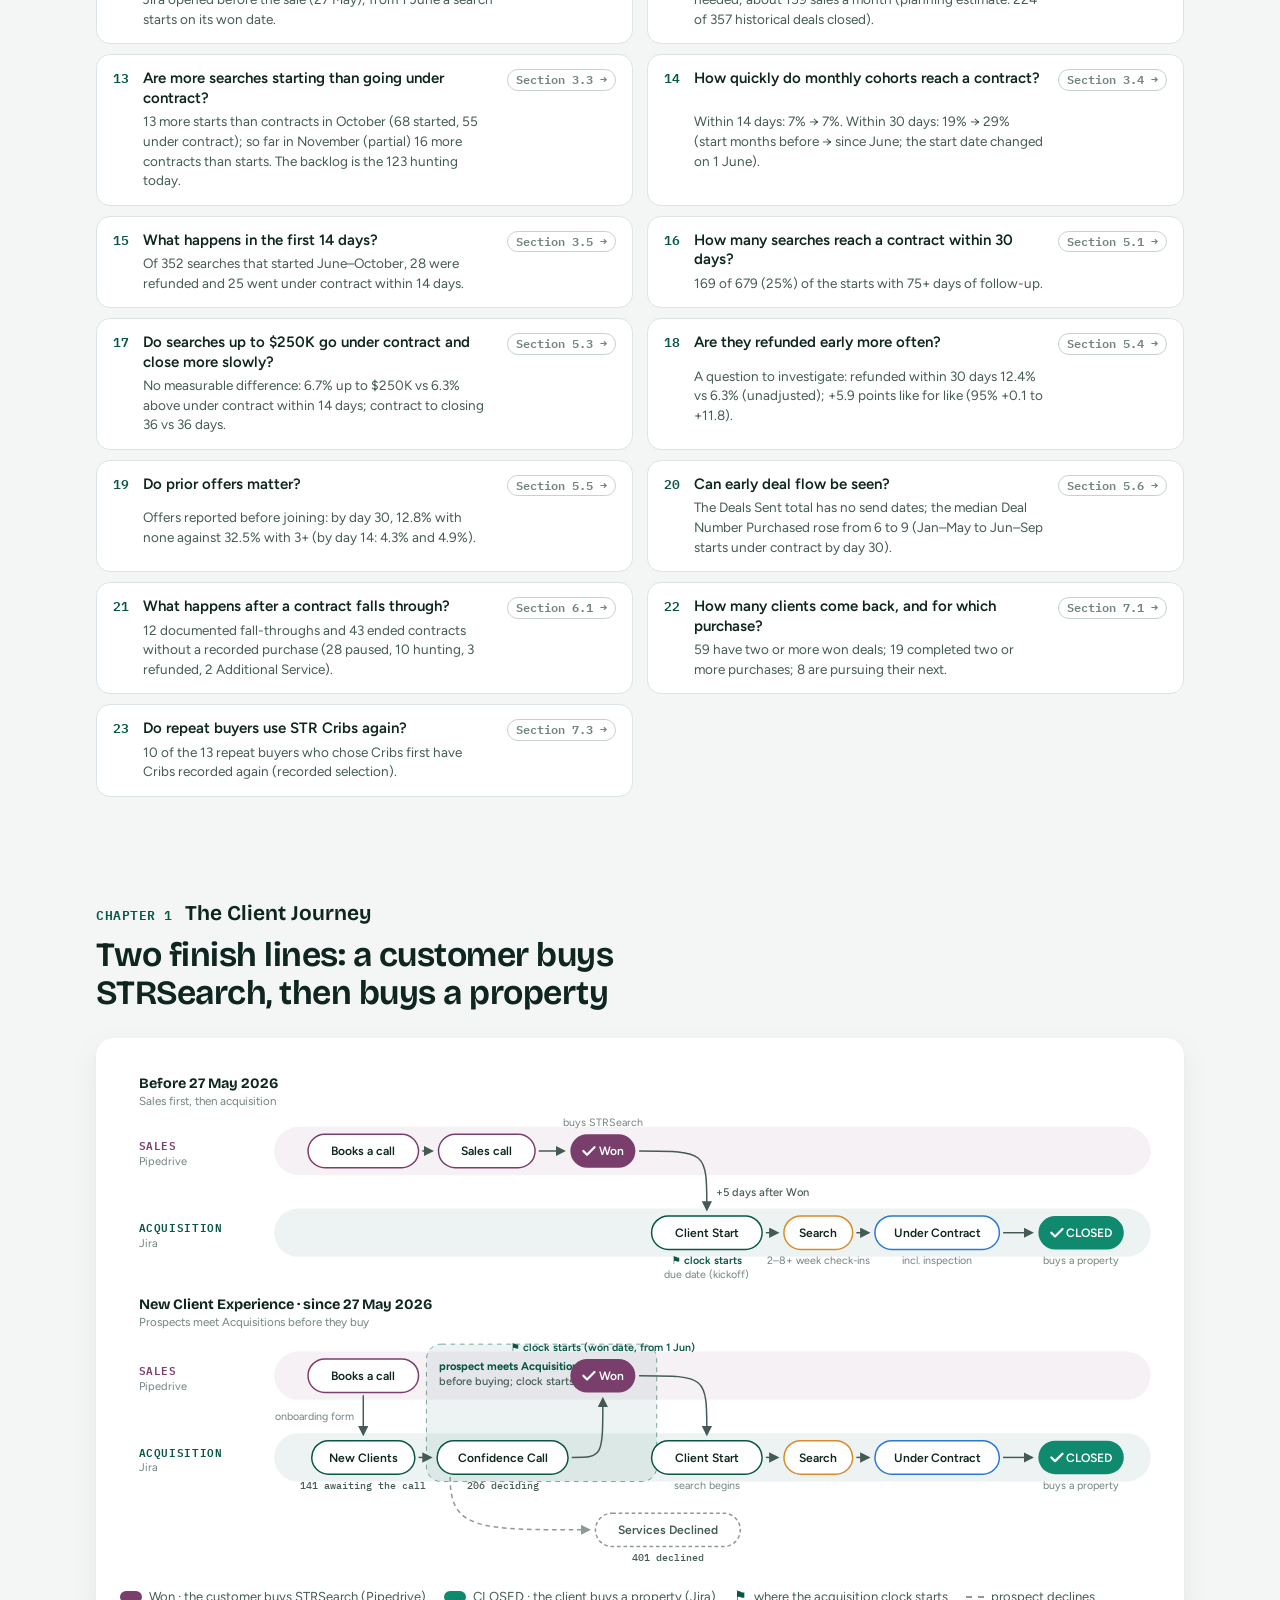
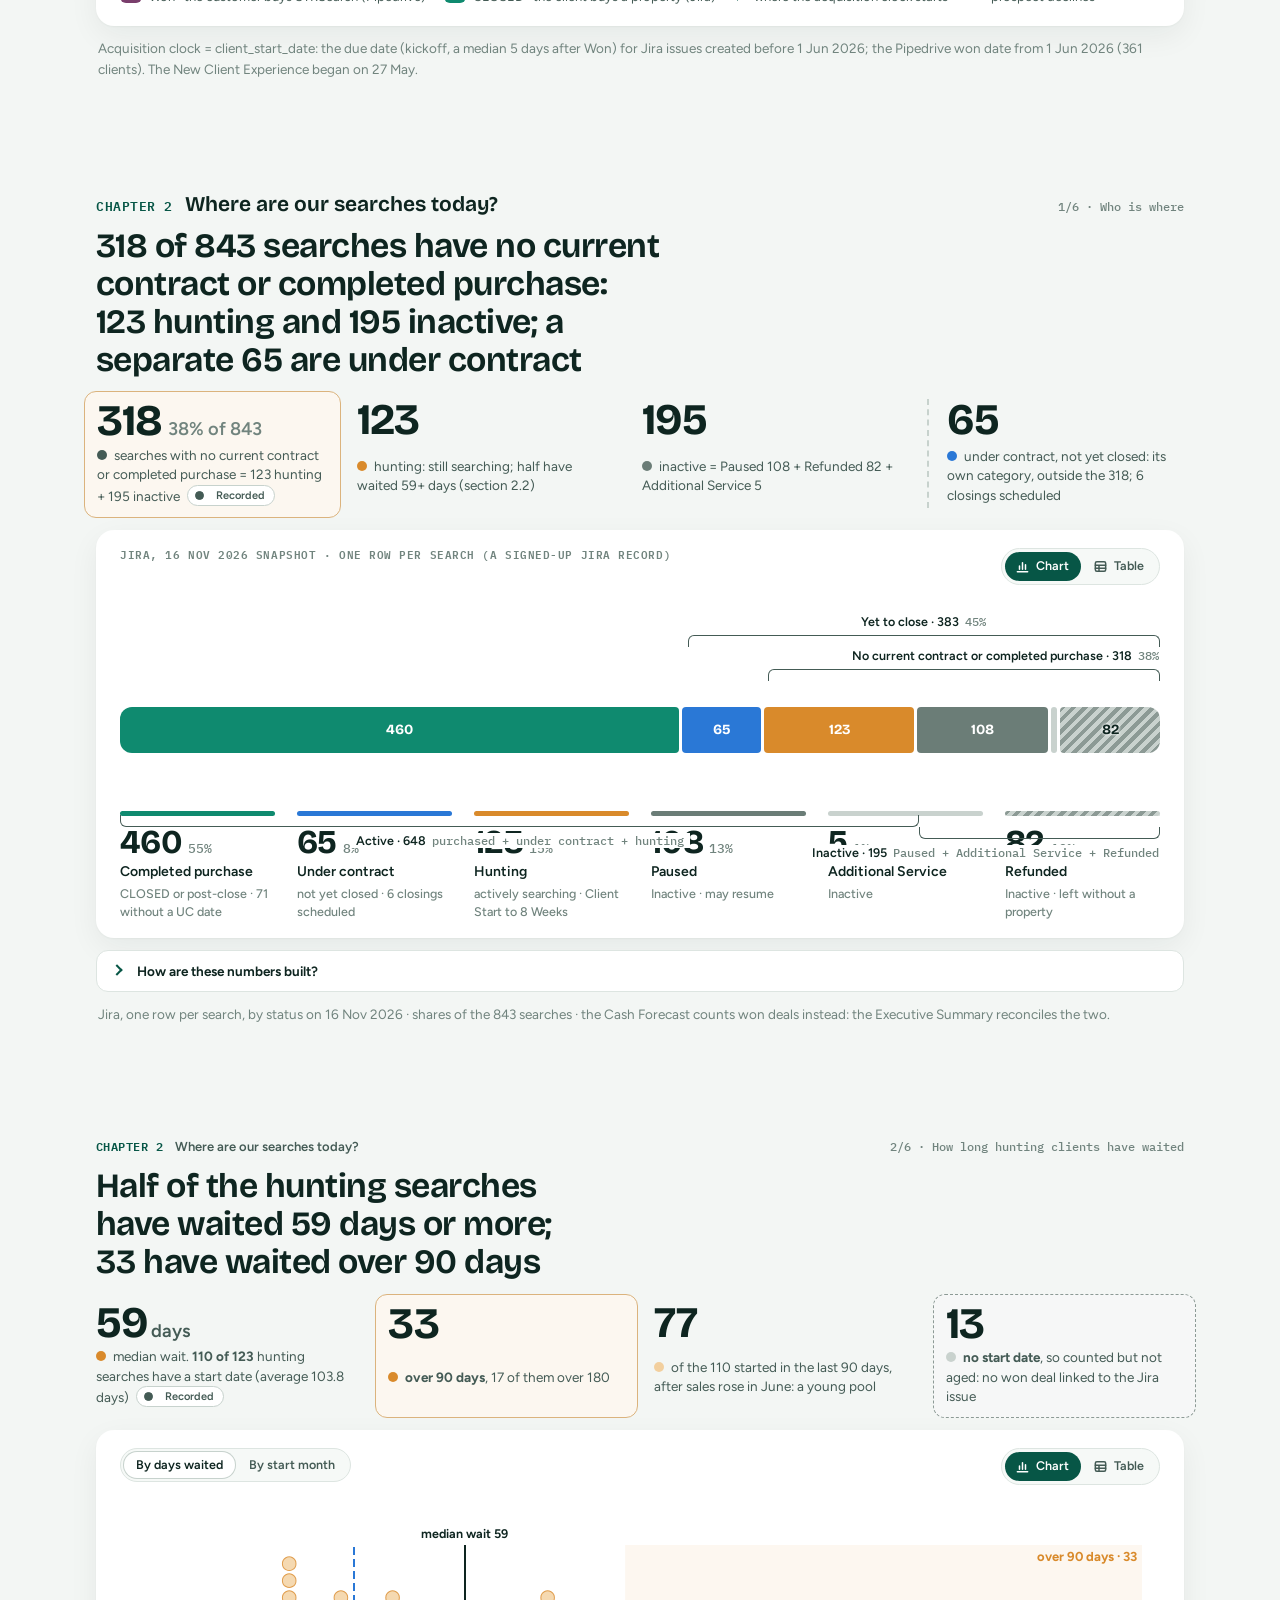
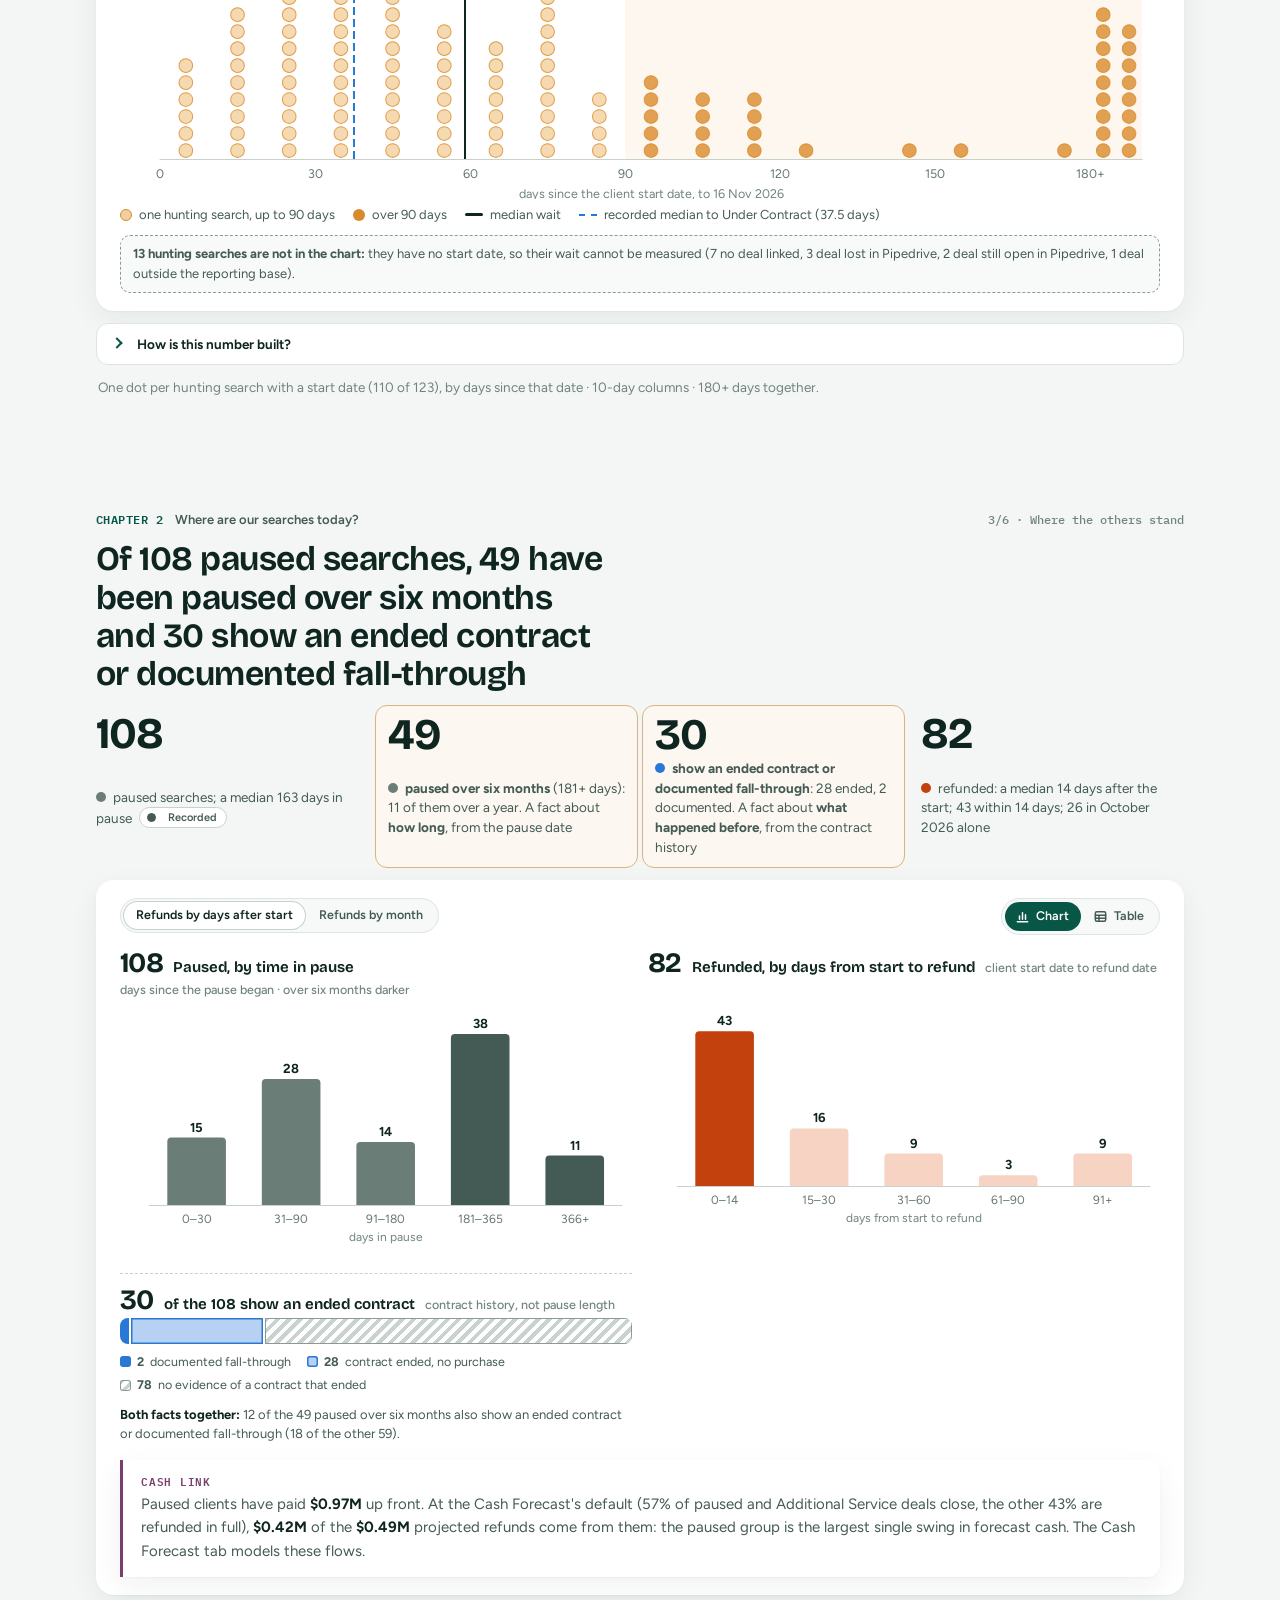
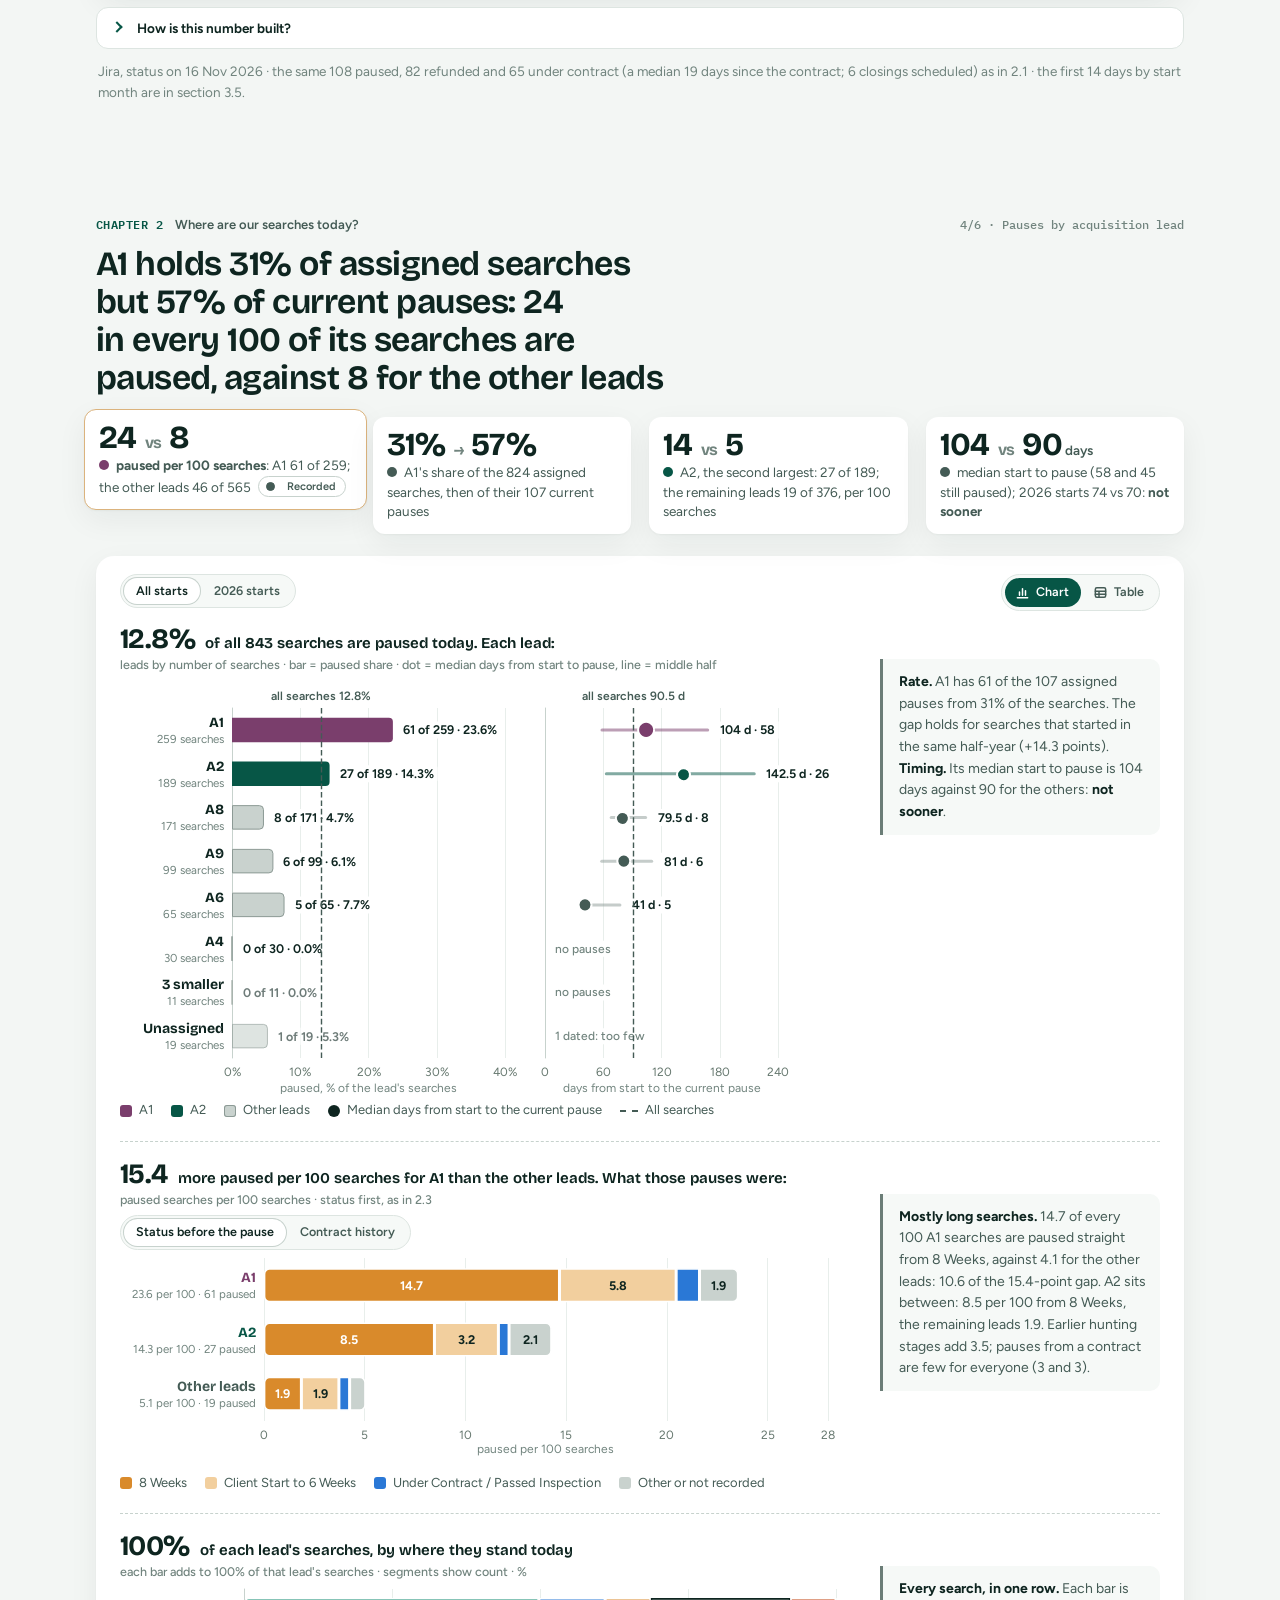
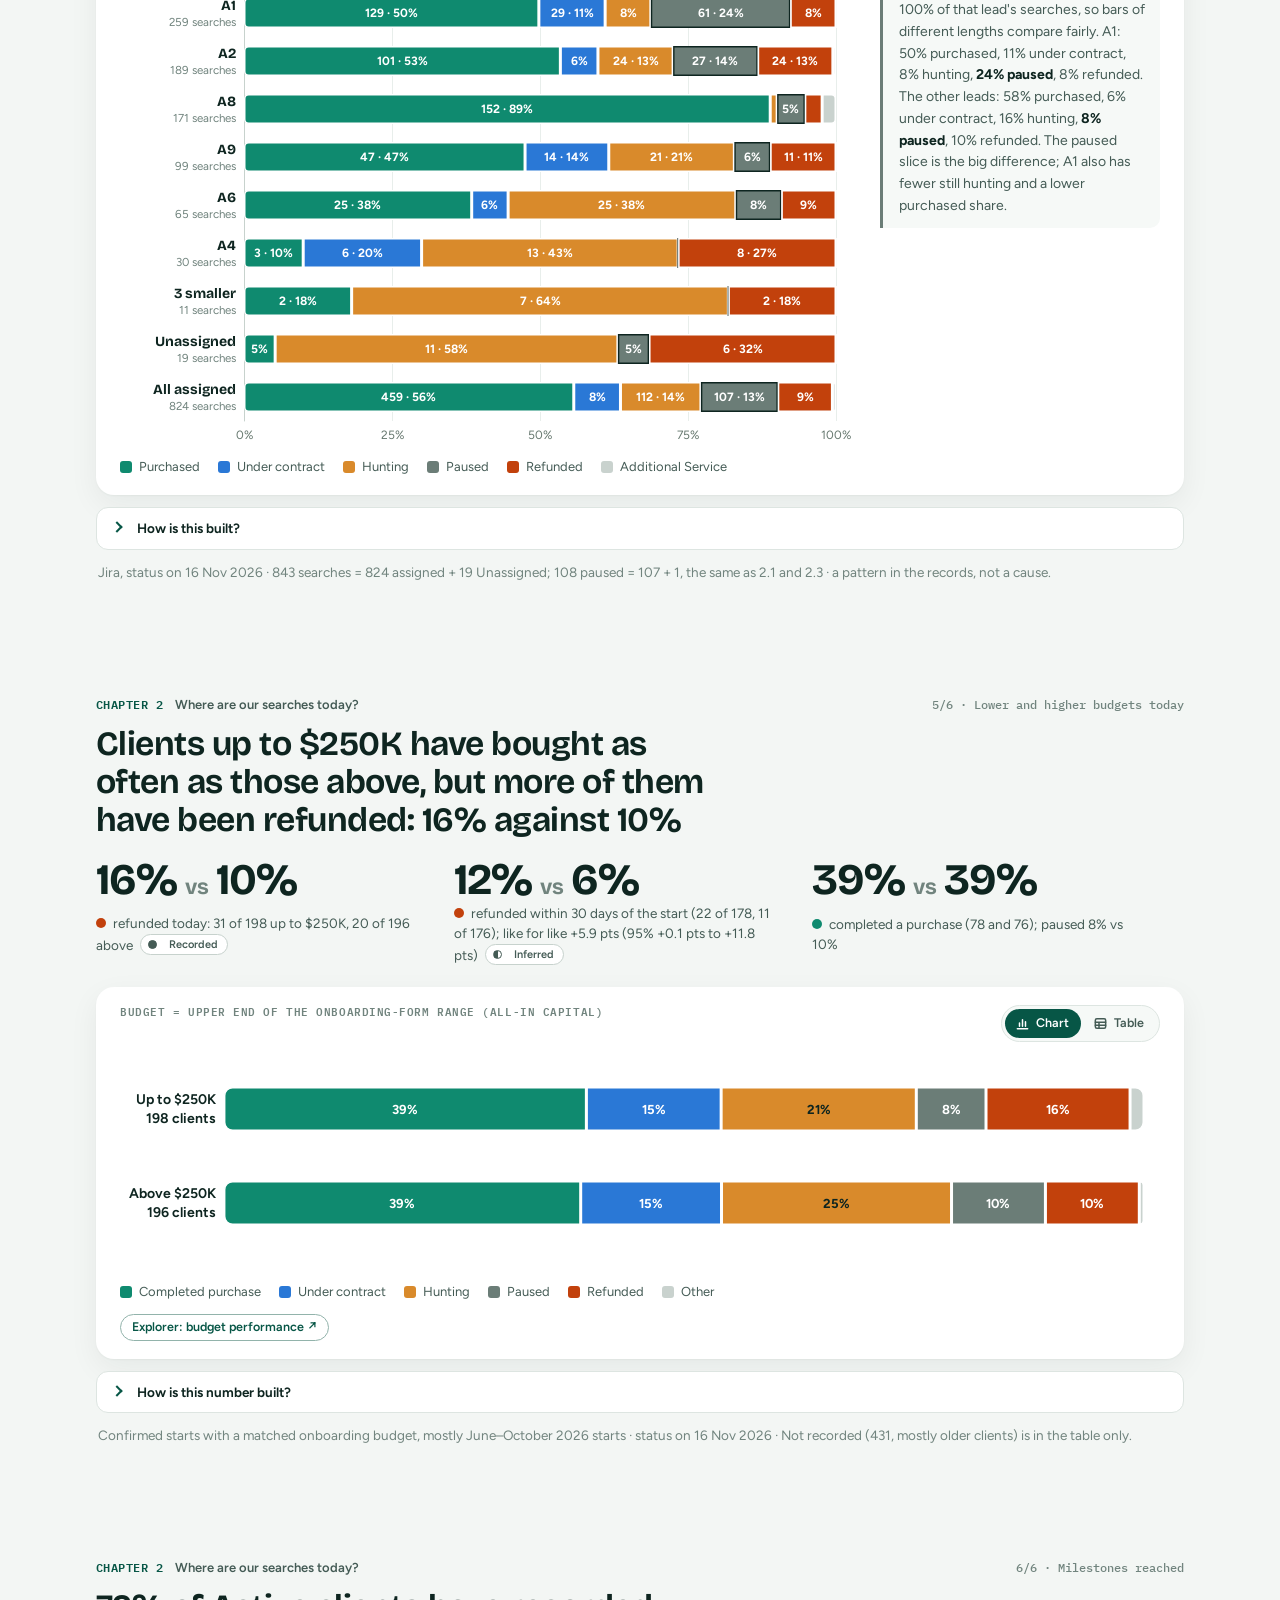
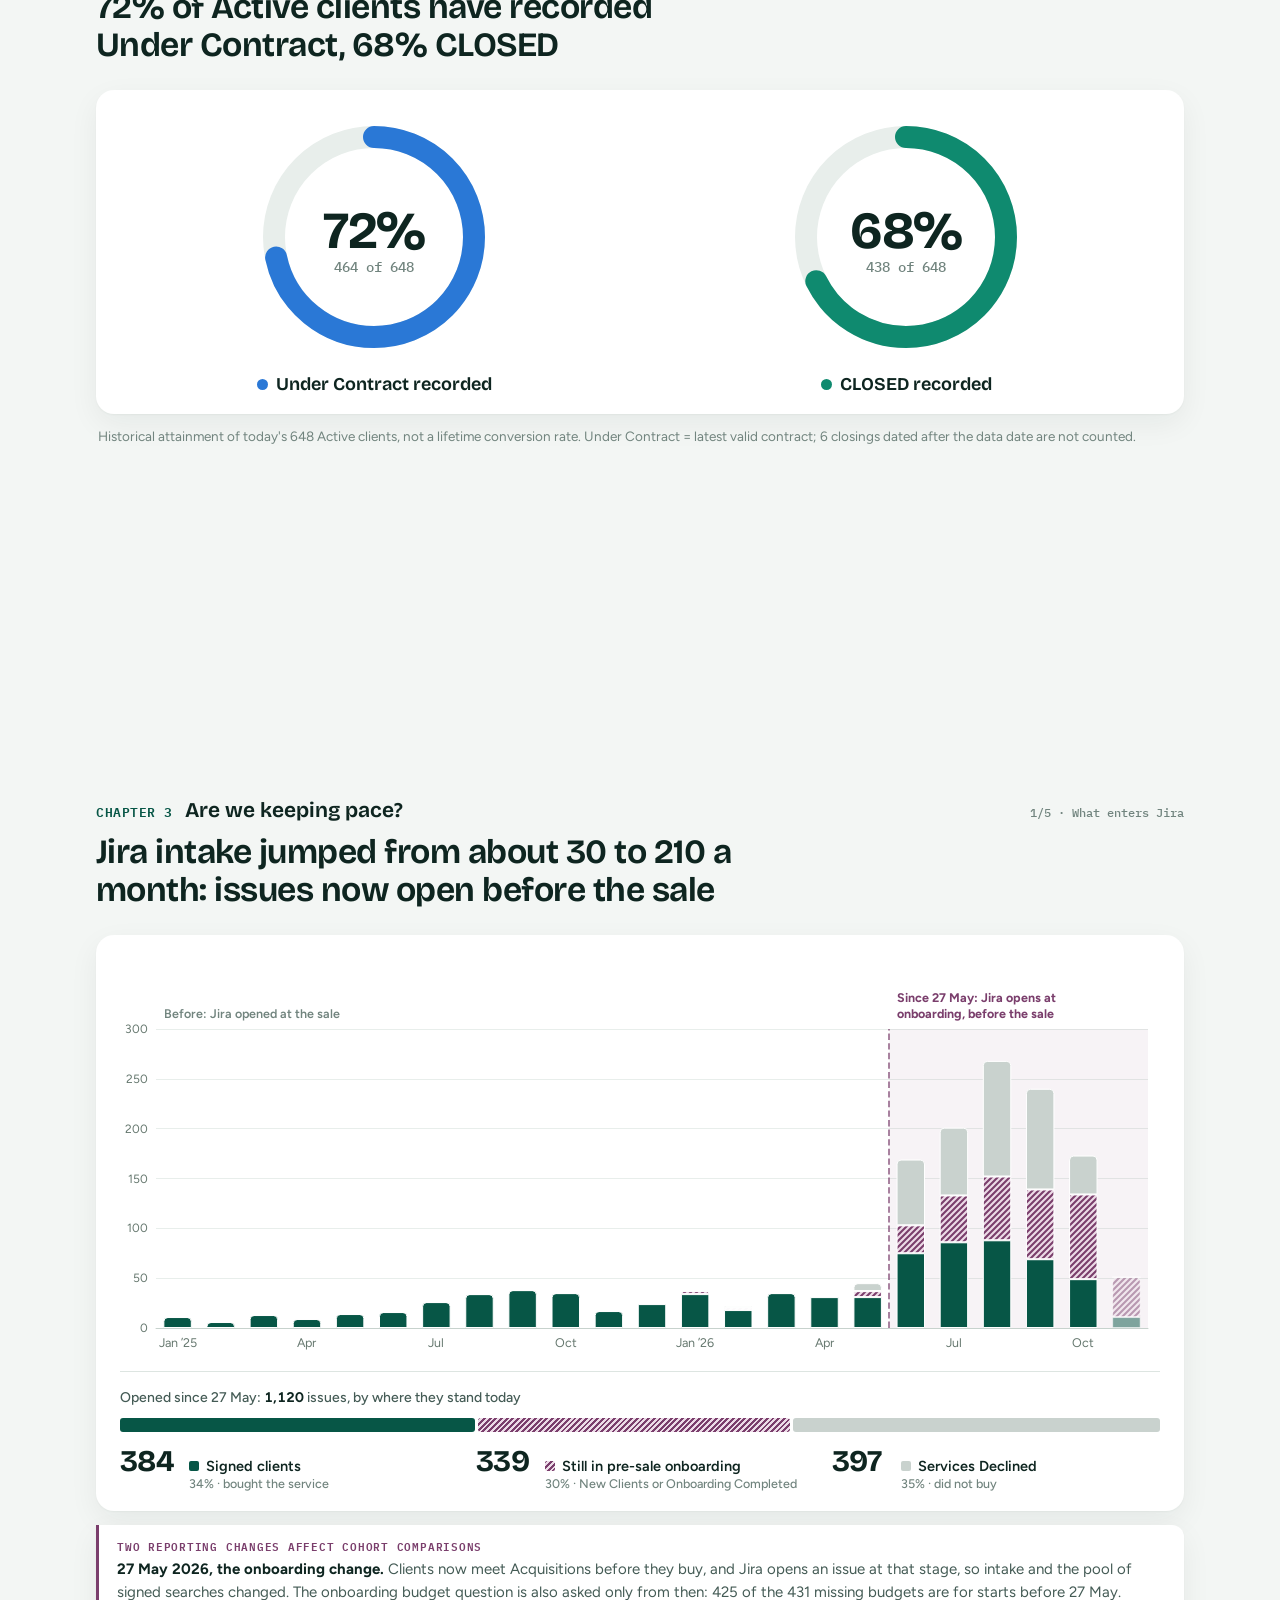
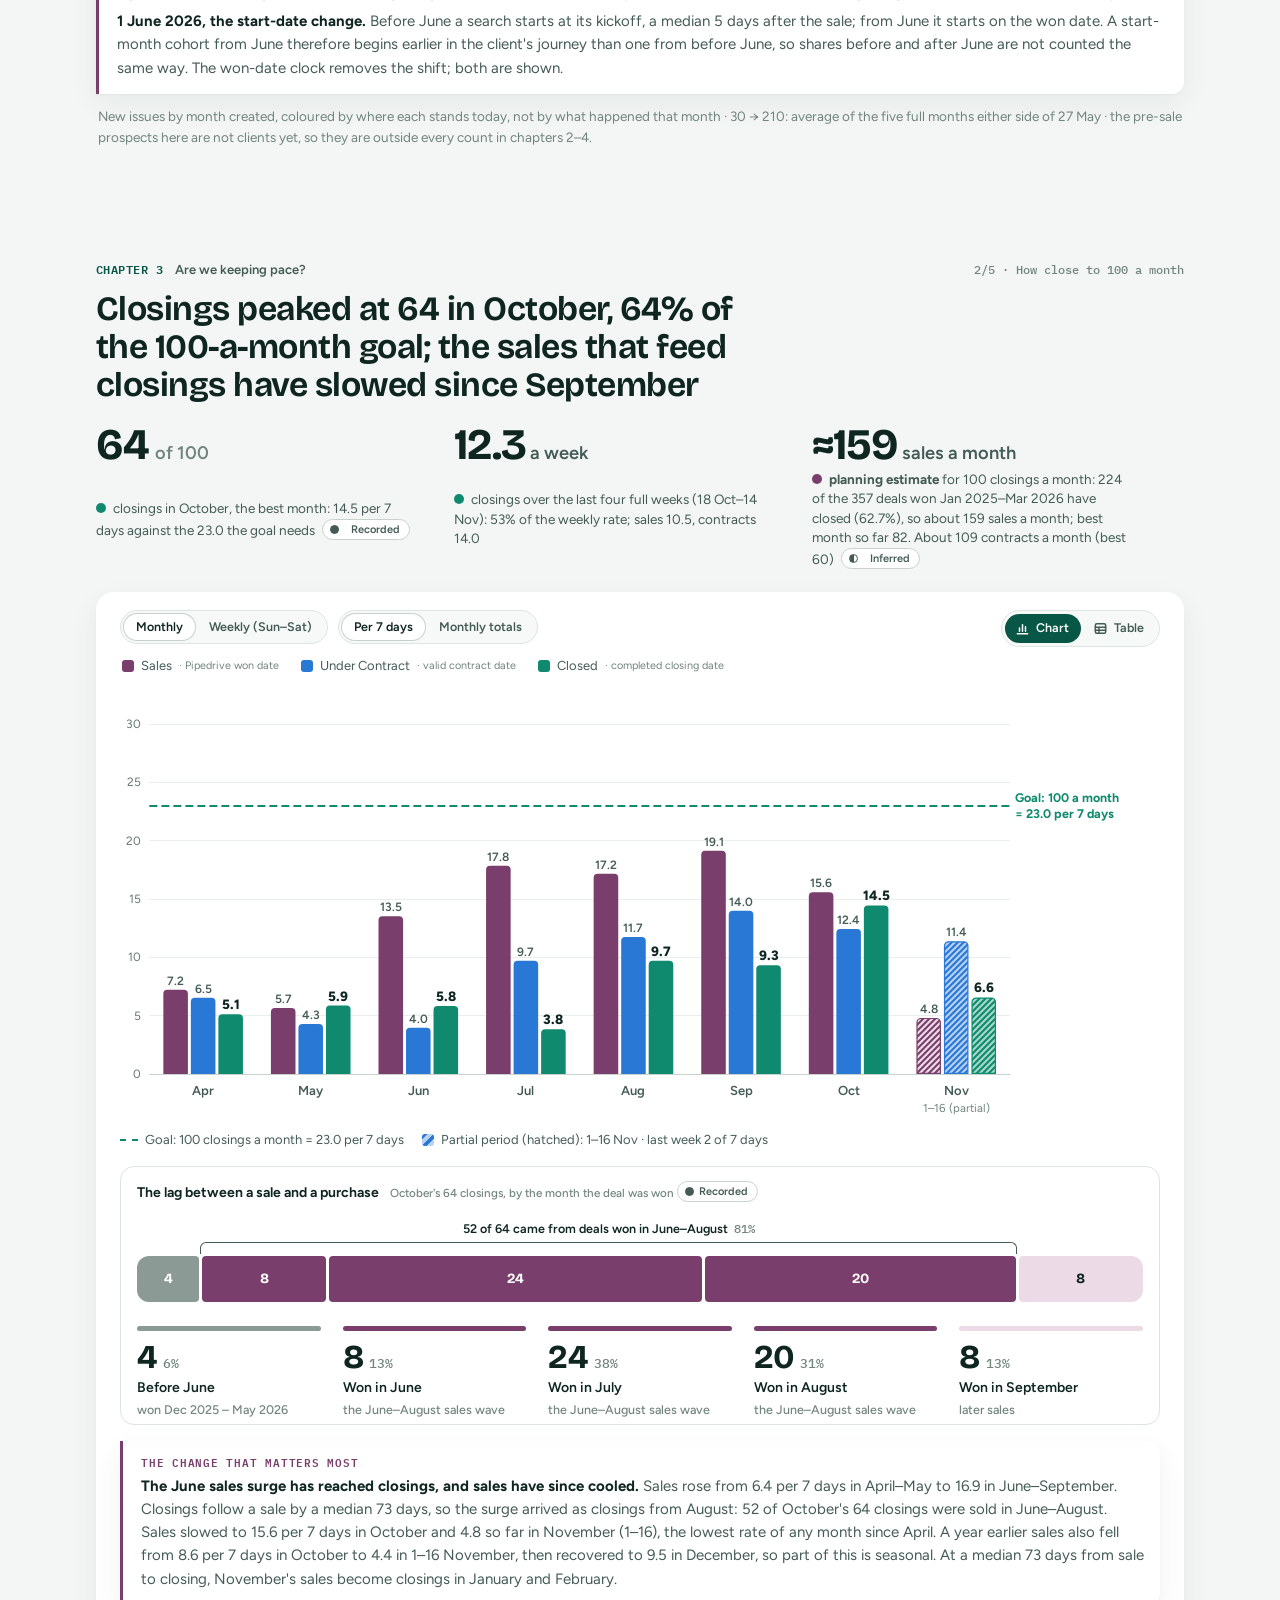
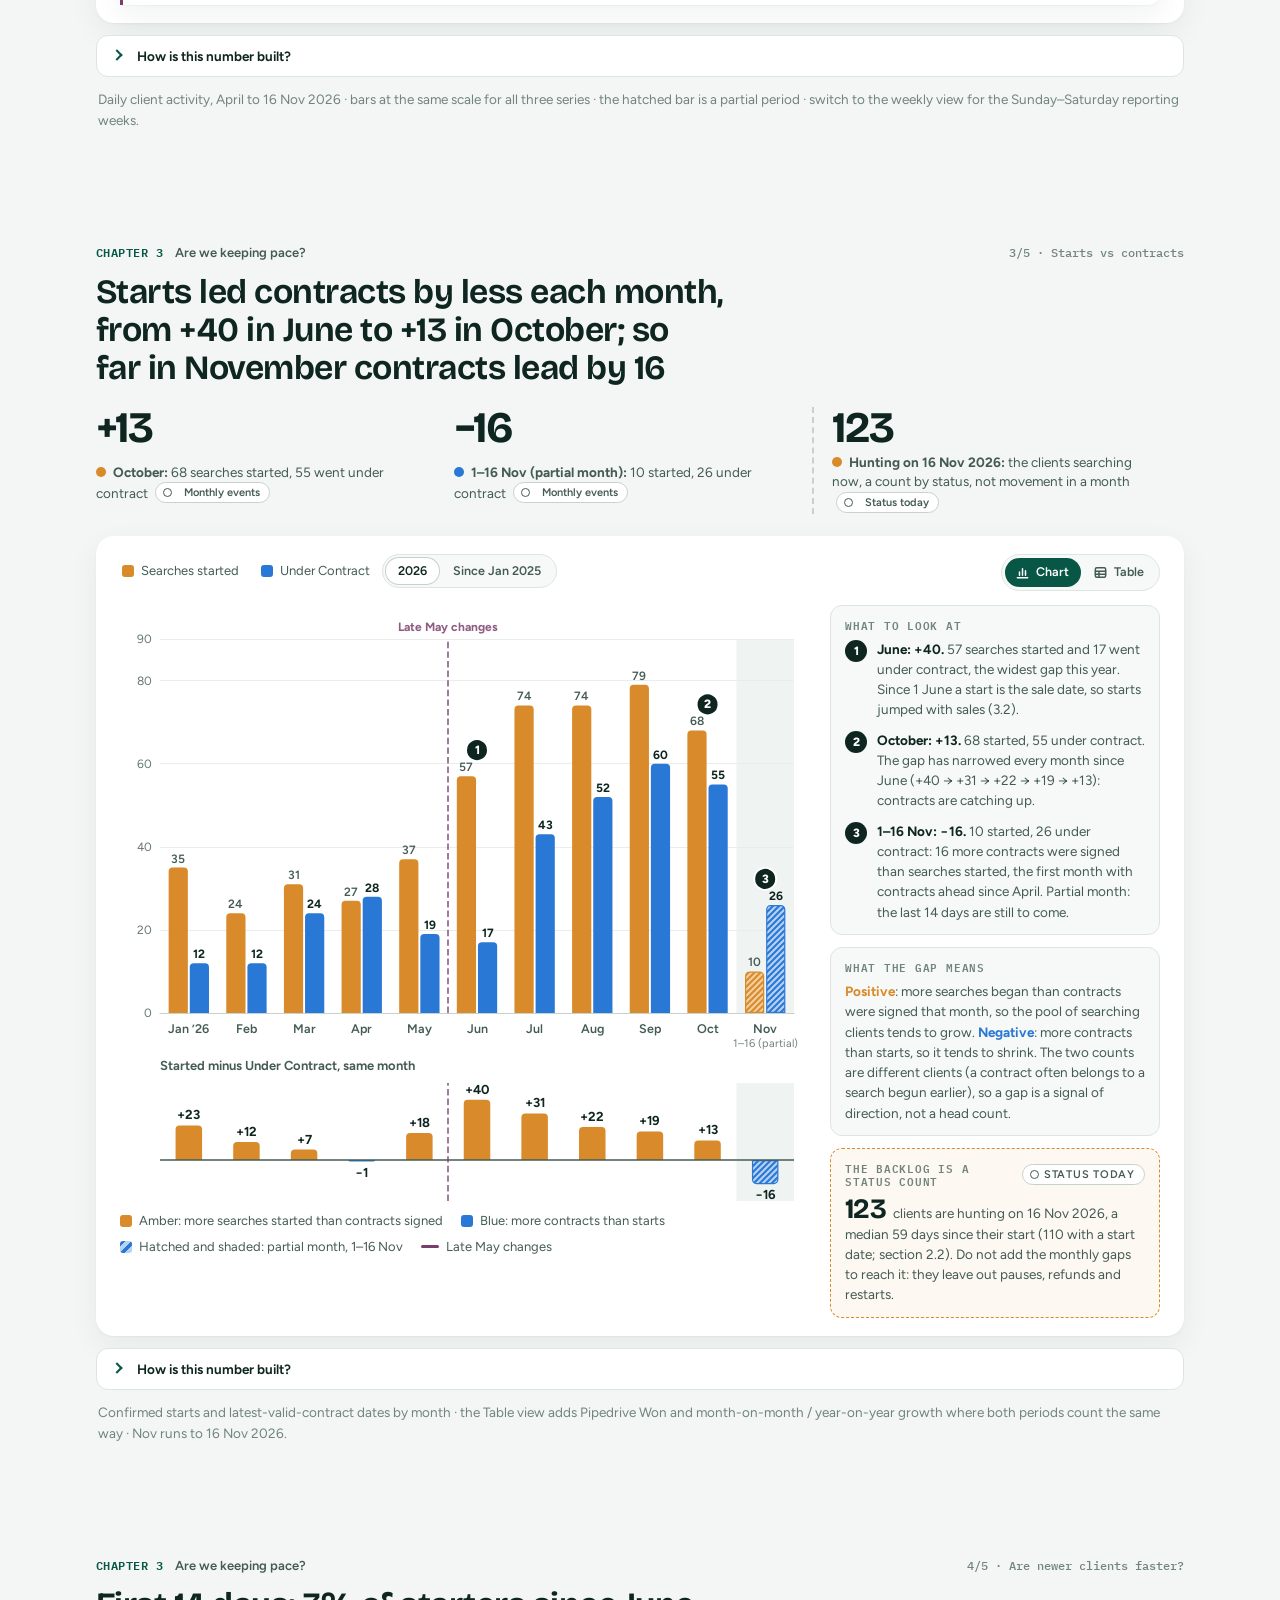
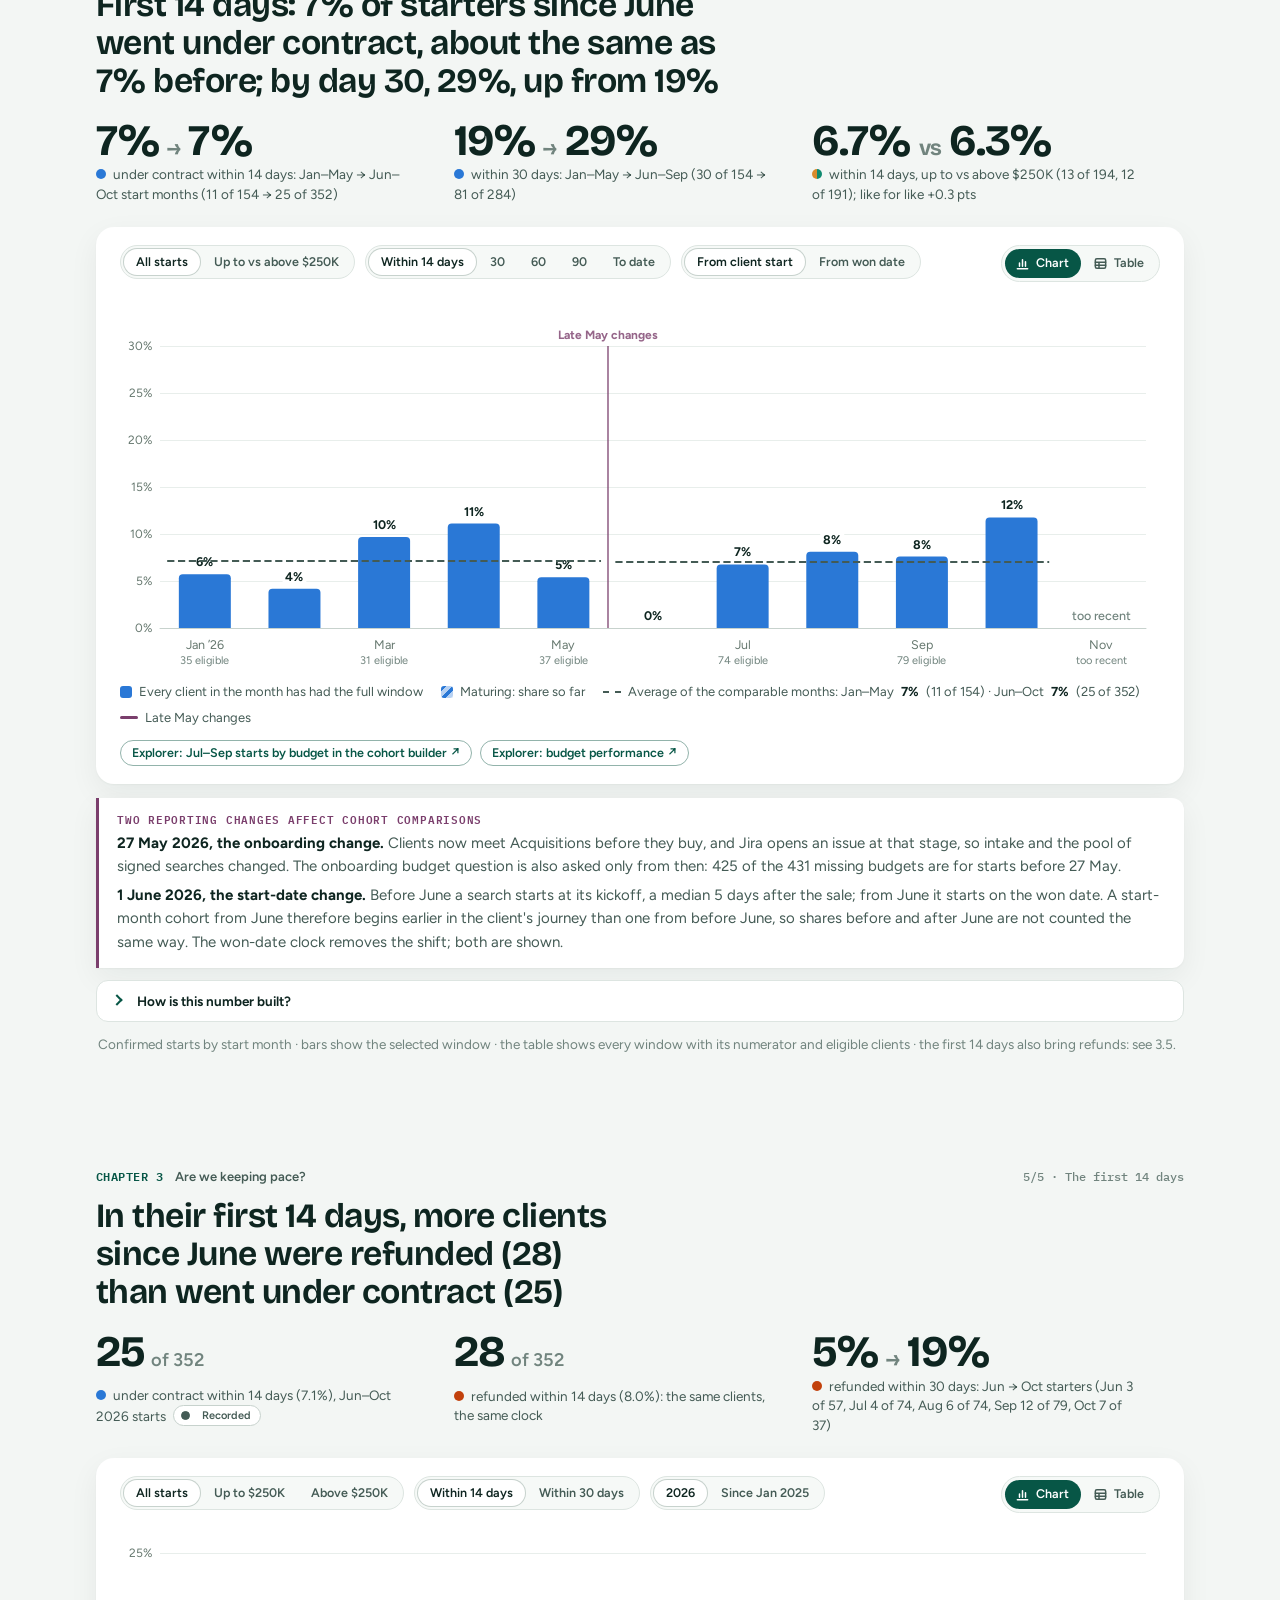
<file: docs/2026-11-16/index.html>
<!doctype html>
<html lang="en" data-version="2026-11-16">
<head>
  <meta charset="utf-8">
  <meta name="viewport" content="width=device-width, initial-scale=1, viewport-fit=cover">
  <title>STRSearch Client Journey</title>
  <meta name="claude:viewport-fit-sides" content="cover">
  <meta name="description" content="16 Nov 2026 reporting package. How STRSearch turns paying clients into property owners: where clients are today and how long hunting clients have waited, pace against 100 closings a month (by month and Sunday–Saturday week), the first 14 days (contracts and refunds), lower- vs higher-budget clients, time to Under Contract and CLOSED, fast and slow clients, contracts that fall through, repeat clients, and an Executive Summary with the shared figures reconciled.">
  <meta name="robots" content="noindex, nofollow">
  <link rel="icon" href="assets/img/strsearch-logo.webp">
  <link rel="preconnect" href="https://fonts.googleapis.com">
  <link rel="preconnect" href="https://fonts.gstatic.com" crossorigin>
  <link rel="stylesheet" href="https://fonts.googleapis.com/css2?family=Bricolage+Grotesque:opsz,wght@12..96,500..800&family=Figtree:wght@400;500;600;700&family=IBM+Plex+Mono:wght@500;600&display=swap">
  <link rel="stylesheet" href="assets/css/story.css">
  <link rel="stylesheet" href="../version-switcher.css">
  <script>try { var t = localStorage.getItem('cj-theme'); if (t) document.documentElement.setAttribute('data-theme', t); } catch (e) {}</script>
</head>
<body>
  <a class="visually-hidden" href="#main">Skip to content</a>
  <header class="top">
    <div class="stage">
      <span class="brand"><img src="assets/img/strsearch-logo.webp" alt="STR Search" width="80" height="22"><span>The Client Journey</span></span>
      <nav class="tabs" aria-label="Report views"><a href="index.html" aria-current="page"><span class="tl">Client Journey</span><span class="ts">Journey</span></a><a href="cash.html"><span class="tl">Cash forecast</span><span class="ts">Cash</span></a></nav>
      <span class="spacer"></span>
      <span class="keys" aria-hidden="true"><kbd>←</kbd><kbd>→</kbd> step</span>
      <span data-version-slot></span>
      <span class="snap" id="snap">snapshot</span>
      <button class="theme-btn" id="themeBtn" type="button" aria-label="Switch light or dark mode"><svg viewBox="0 0 20 20" fill="none" stroke="currentColor" stroke-width="1.8" stroke-linecap="round" stroke-linejoin="round"><path d="M16.5 12.2A7 7 0 017.8 3.5a7 7 0 108.7 8.7z"/></svg></button>
    </div>
    <div class="progress" id="progress"></div>
  </header>
  <nav class="rail" id="rail" aria-label="Outline: chapters, scenes and the Executive Summary"></nav>
  <main id="main"></main>
  <footer class="foot"><div class="stage"><span>STRSearch · The Client Journey</span><span id="foot-asof"></span></div></footer>

  <script src="assets/vendor/echarts-5.5.0.min.js"></script>
  <script src="data/story-data.js"></script>
  <script src="assets/js/story.js"></script>
  <script src="assets/js/chapters/journey.js"></script>
  <script src="assets/js/chapters/outcomes.js"></script>
  <script src="assets/js/chapters/pace.js"></script>
  <script src="assets/js/chapters/speed.js"></script>
  <script src="assets/js/chapters/drivers.js"></script>
  <script src="assets/js/chapters/fallout.js"></script>
  <script src="assets/js/chapters/repeat.js"></script>
  <script src="assets/js/chapters/summary.js"></script>
  <script src="assets/js/chapters/method.js"></script>
  <script src="assets/js/app.js"></script>
  <script src="../versions.js"></script>
  <script src="../version-switcher.js"></script>
  <script>document.getElementById('snap').textContent = 'data as of ' + S.date(S.data.meta.asof);</script>
</body>
</html>
</file>
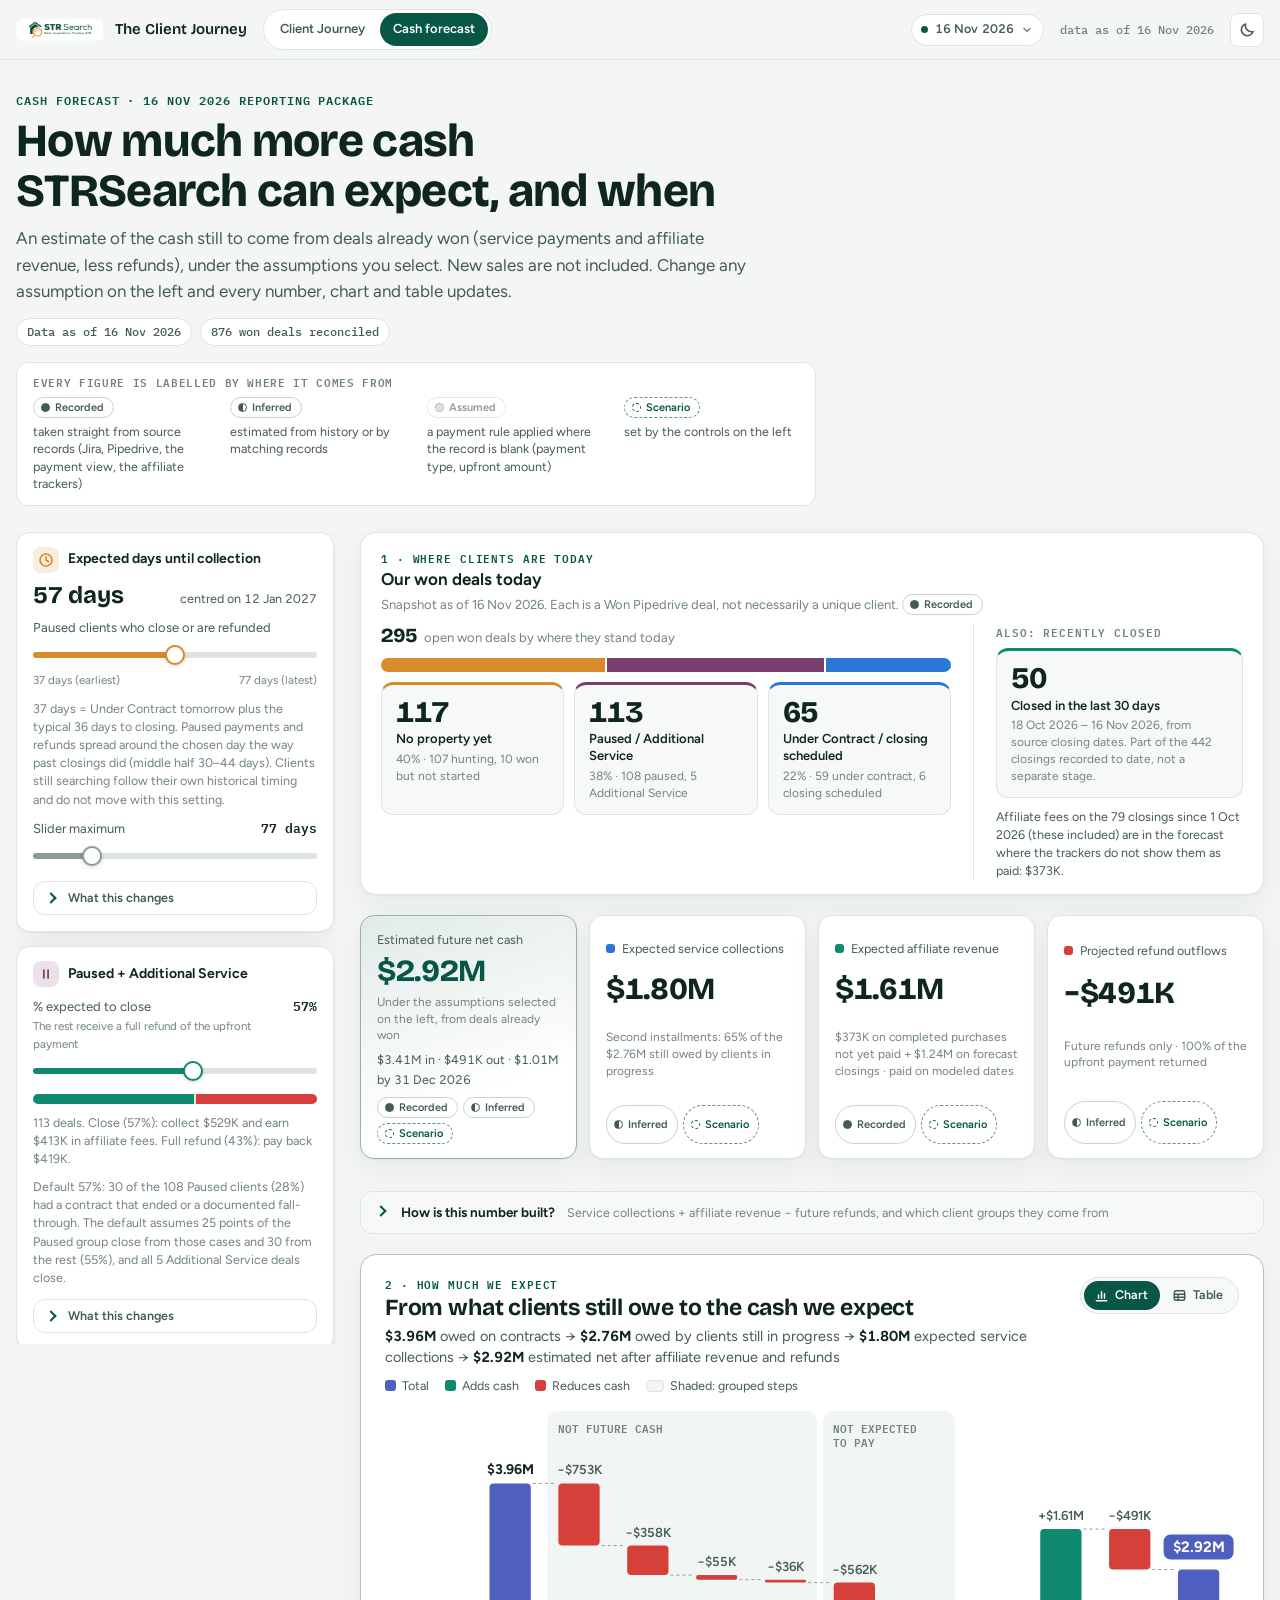
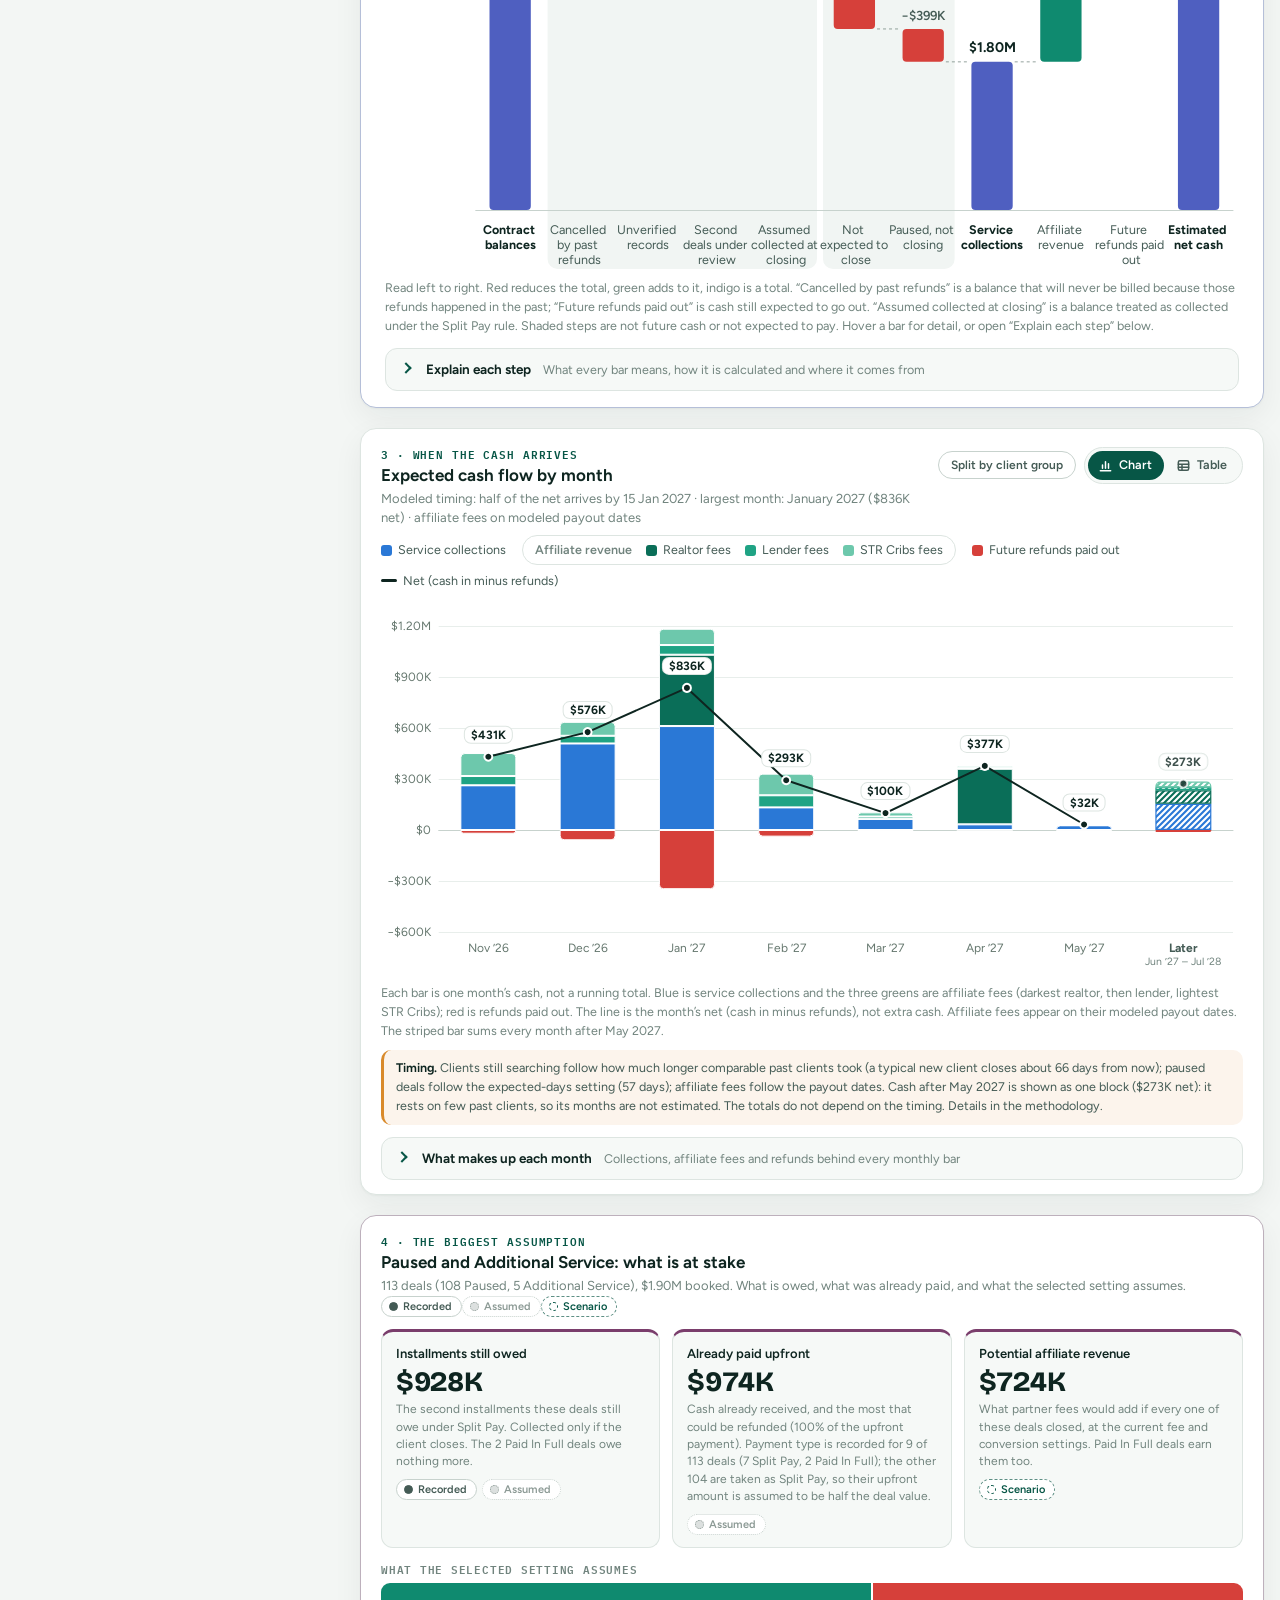
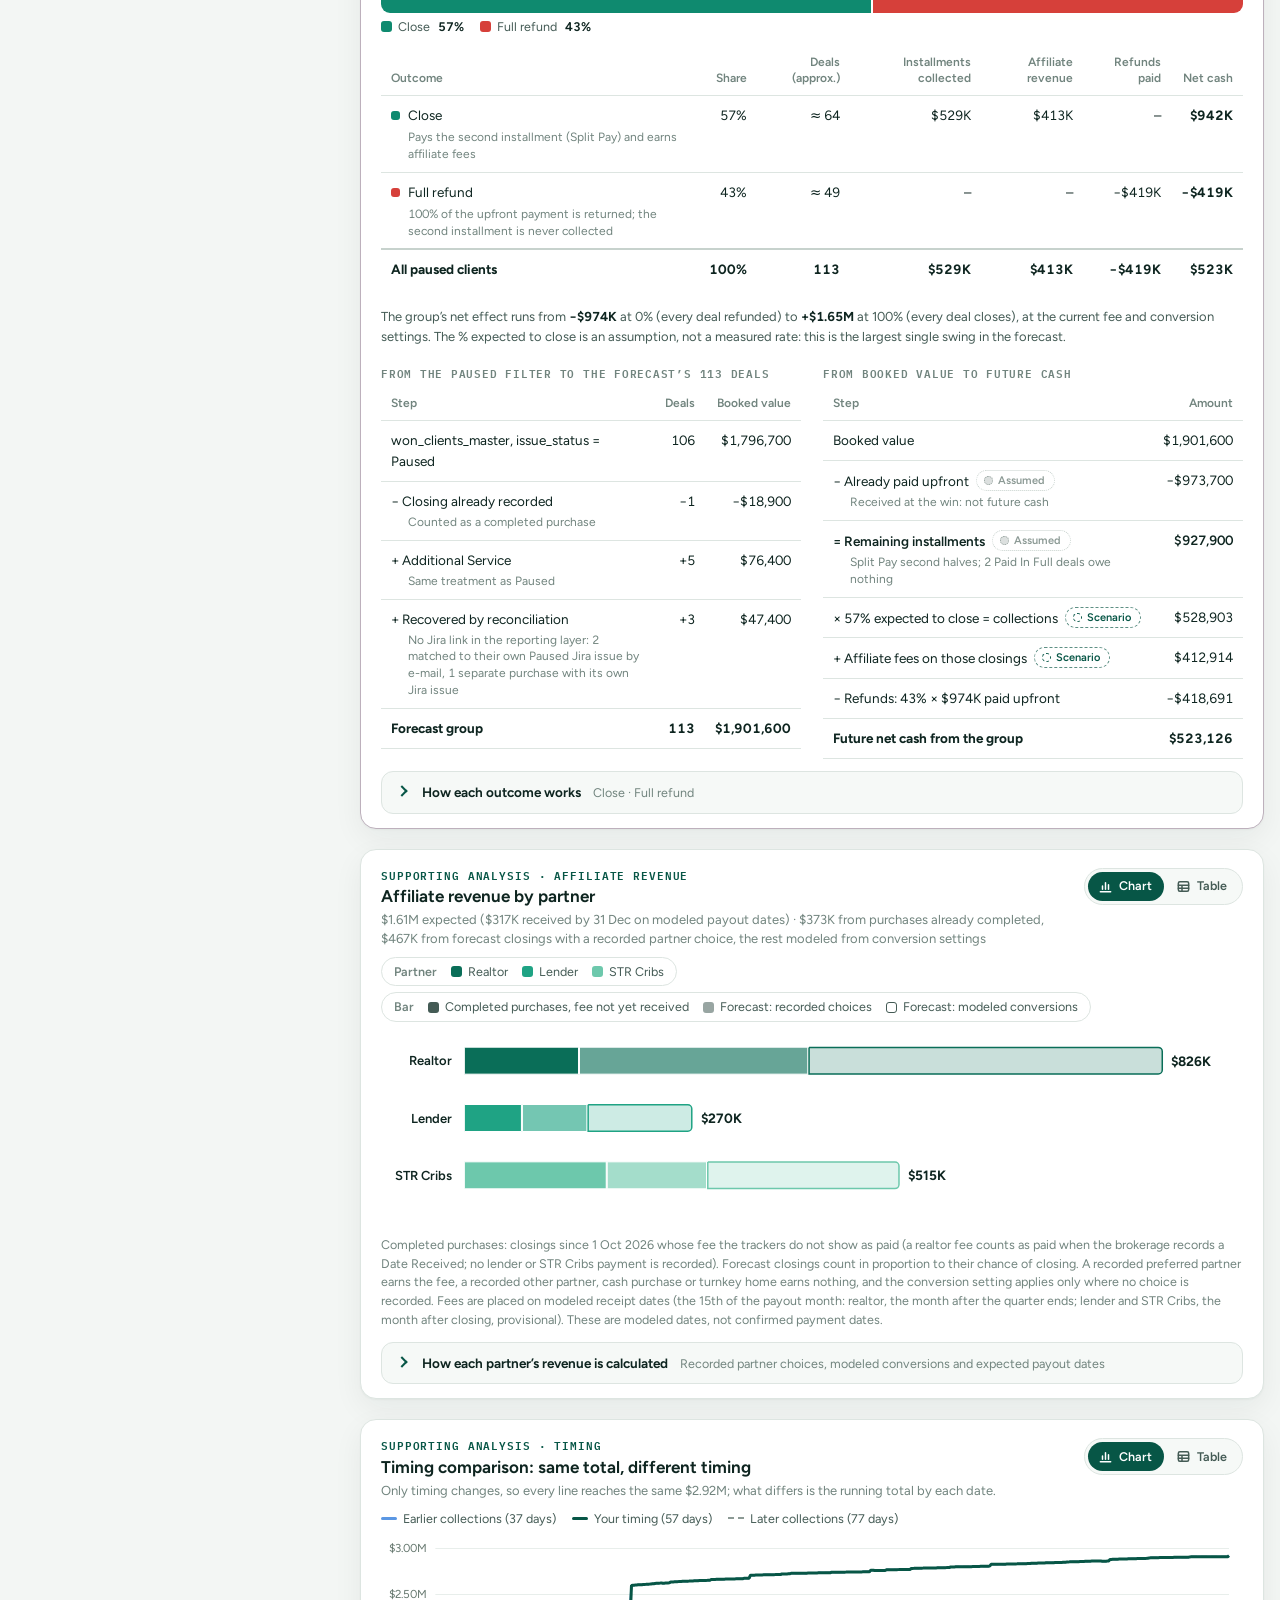
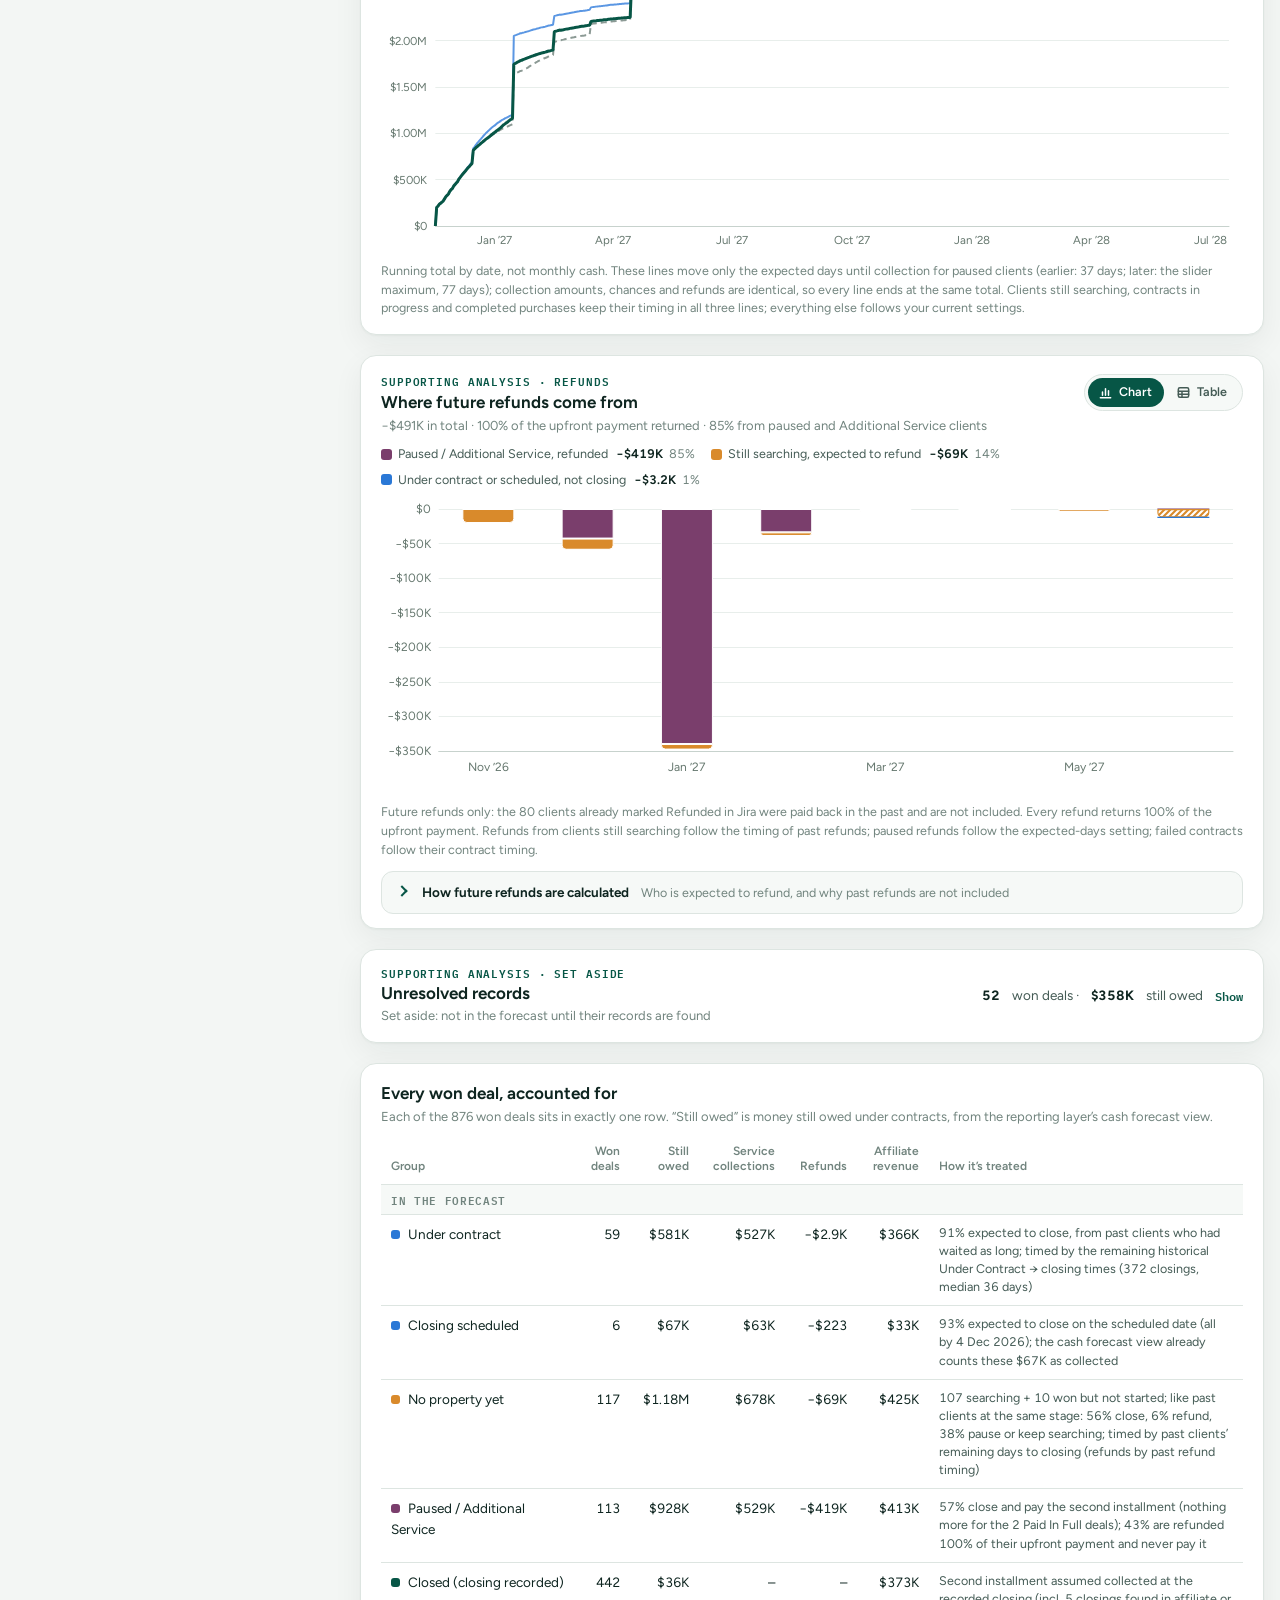
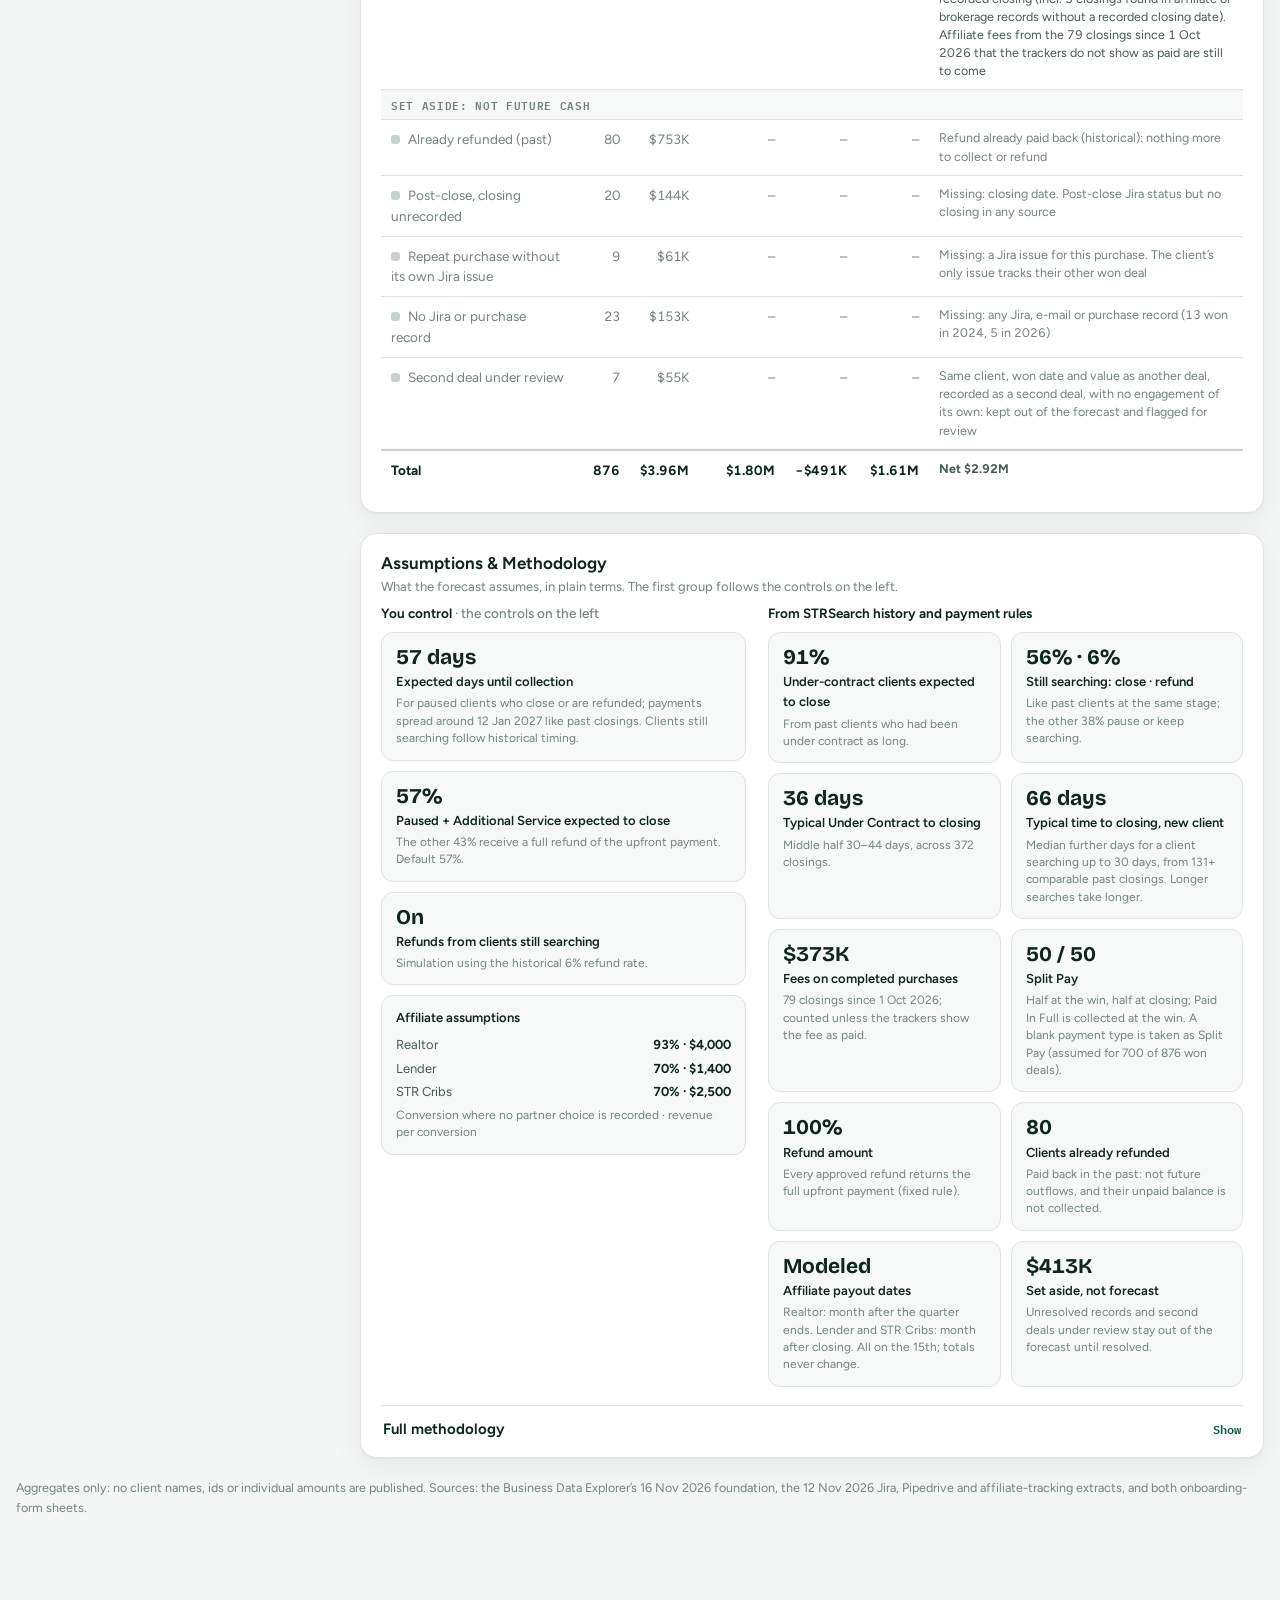
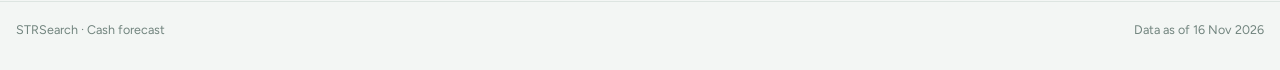
<file: docs/2026-11-16/cash.html>
<!doctype html>
<html lang="en" data-version="2026-11-16">
<head>
  <meta charset="utf-8">
  <meta name="viewport" content="width=device-width, initial-scale=1, viewport-fit=cover">
  <title>STRSearch Cash Forecast</title>
  <meta name="claude:viewport-fit-sides" content="cover">
  <meta name="description" content="16 Nov 2026 reporting package: interactive forecast of outstanding service payments and affiliate revenue STRSearch can still collect, and when.">
  <meta name="robots" content="noindex, nofollow">
  <link rel="icon" href="assets/img/strsearch-logo.webp">
  <link rel="preconnect" href="https://fonts.googleapis.com">
  <link rel="preconnect" href="https://fonts.gstatic.com" crossorigin>
  <link rel="stylesheet" href="https://fonts.googleapis.com/css2?family=Bricolage+Grotesque:opsz,wght@12..96,500..800&family=Figtree:wght@400;500;600;700&family=IBM+Plex+Mono:wght@500;600&display=swap">
  <link rel="stylesheet" href="assets/css/story.css">
  <link rel="stylesheet" href="assets/css/cash.css">
  <link rel="stylesheet" href="../version-switcher.css">
  <script>try { var t = localStorage.getItem('cj-theme'); if (t) document.documentElement.setAttribute('data-theme', t); } catch (e) {}</script>
</head>
<body class="cash-page">
  <a class="visually-hidden" href="#main">Skip to content</a>
  <header class="top">
    <div class="stage">
      <a class="brand" href="index.html" aria-label="The Client Journey presentation"><img src="assets/img/strsearch-logo.webp" alt="STR Search" width="80" height="22"><span>The Client Journey</span></a>
      <nav class="tabs" aria-label="Report views"><a href="index.html"><span class="tl">Client Journey</span><span class="ts">Journey</span></a><a href="cash.html" aria-current="page"><span class="tl">Cash forecast</span><span class="ts">Cash</span></a></nav>
      <span class="spacer"></span>
      <span data-version-slot></span>
      <span class="snap" id="snap">snapshot</span>
      <button class="theme-btn" id="themeBtn" type="button" aria-label="Switch light or dark mode"><svg viewBox="0 0 20 20" fill="none" stroke="currentColor" stroke-width="1.8" stroke-linecap="round" stroke-linejoin="round"><path d="M16.5 12.2A7 7 0 017.8 3.5a7 7 0 108.7 8.7z"/></svg></button>
    </div>
  </header>
  <main id="main" class="stage cf"></main>
  <footer class="foot"><div class="stage"><span>STRSearch · Cash forecast</span><span id="foot-asof"></span></div></footer>

  <script src="assets/vendor/echarts-5.5.0.min.js"></script>
  <script src="data/story-data.js"></script>
  <script src="assets/js/story.js"></script>
  <script src="assets/js/cash.js"></script>
  <script src="../versions.js"></script>
  <script src="../version-switcher.js"></script>
</body>
</html>
</file>
<file: docs/2026-11-12/assets/css/story.css>
/* The Client Journey: a visually led presentation.
   Layout: one stage column (max 1120px) of "scenes", each a slide-like block (eyebrow + one-line headline + one hero visual).
   A slim journey rail on the left tracks the four chapters. Arrow keys step between scenes.
   Colour carries meaning everywhere: plum = sales clock, deep green = acquisition clock,
   amber = still searching, blue = Under Contract, green = CLOSED, grey = inactive / context.
   Chapter 3 intake: signed client = acquisition green, still in pre-sale onboarding = hatched plum (sales side, undecided), Services Declined = grey (--decl).
   Chapter 5 speed groups use one blue ramp (strong = within 30 days, pale = 75+ days) plus hatched amber for still searching.
   Milestone palette validated with the dataviz validator (light on #ffffff, dark on #131c19). */

:root {
  color-scheme: light;
  --bg: #f3f6f4; --surface: #ffffff; --surface-2: #f6f9f7;
  --ink: #0e2520; --ink-2: #445b55; --muted: #71847e;
  --line: #dde5e1; --line-2: #c7d2cd;
  --sales: #7a3e6c; --sales-2: #ecdbe7;
  --acq: #075646; --acq-2: #d5e8e1;
  --uc: #2a78d6; --uc-2: #b7d1f2;
  --closed: #0f8a6f; --closed-2: #a5d8c8;
  --wait: #d98a2b; --wait-2: #f2cf9e;
  --hold: #8c9a95; --hold-2: #c9d2ce; --decl: #c9d2ce;
  --sp-fast: #1f5fb8; --sp-mid: #5b97e3; --sp-slow: #86b1ea;
  --grid: #e8eeeb; --axis: #c7d2cd; --label: #66786f;
  --focus: #2a78d6;
  --shadow: 0 1px 2px rgba(10, 40, 34, .04), 0 10px 30px rgba(10, 40, 34, .06);
  --f-display: "Bricolage Grotesque", "Figtree", system-ui, sans-serif;
  --f-body: "Figtree", system-ui, -apple-system, "Segoe UI", sans-serif;
  --f-mono: "IBM Plex Mono", ui-monospace, "SFMono-Regular", Menlo, monospace;
  --stage: 1120px;
  --head: 60px;
}
@media (prefers-color-scheme: dark) {
  :root:not([data-theme="light"]) {
    color-scheme: dark;
    --bg: #0c1412; --surface: #131c19; --surface-2: #17221e;
    --ink: #e8f1ed; --ink-2: #b5c4be; --muted: #8b9b95;
    --line: #24302c; --line-2: #34423d;
    --sales: #c46fb4; --sales-2: #3a2235;
    --acq: #3fb08f; --acq-2: #163a30;
    --uc: #3987e5; --uc-2: #23426a;
    --closed: #1b9a7c; --closed-2: #1a4f41;
    --wait: #c98500; --wait-2: #5a4212;
    --hold: #7f8d88; --hold-2: #36423e; --decl: #7f8d88;
    --sp-fast: #8bbaf5; --sp-mid: #4a8be0; --sp-slow: #24518f;
    --grid: #1f2a26; --axis: #34423d; --label: #8b9b95;
    --focus: #5596ea;
    --shadow: 0 1px 2px rgba(0, 0, 0, .35), 0 10px 30px rgba(0, 0, 0, .25);
  }
}
:root[data-theme="dark"] {
  color-scheme: dark;
  --bg: #0c1412; --surface: #131c19; --surface-2: #17221e;
  --ink: #e8f1ed; --ink-2: #b5c4be; --muted: #8b9b95;
  --line: #24302c; --line-2: #34423d;
  --sales: #c46fb4; --sales-2: #3a2235;
  --acq: #3fb08f; --acq-2: #163a30;
  --uc: #3987e5; --uc-2: #23426a;
  --closed: #1b9a7c; --closed-2: #1a4f41;
  --wait: #c98500; --wait-2: #5a4212;
  --hold: #7f8d88; --hold-2: #36423e; --decl: #7f8d88;
  --sp-fast: #8bbaf5; --sp-mid: #4a8be0; --sp-slow: #24518f;
  --grid: #1f2a26; --axis: #34423d; --label: #8b9b95;
  --focus: #5596ea;
  --shadow: 0 1px 2px rgba(0, 0, 0, .35), 0 10px 30px rgba(0, 0, 0, .25);
}

* { box-sizing: border-box; }
html { scroll-behavior: smooth; scroll-padding-top: var(--head); }
@media (min-width: 1000px) and (min-height: 700px) and (prefers-reduced-motion: no-preference) { html { scroll-snap-type: y proximity; } }
@media (prefers-reduced-motion: reduce) { html { scroll-behavior: auto; } }
body { margin: 0; background: var(--bg); color: var(--ink); font: 400 16px/1.55 var(--f-body); -webkit-font-smoothing: antialiased; }
body::before { content: ""; position: fixed; inset: 0 0 auto; height: env(safe-area-inset-top, 0px); z-index: 40; background: var(--surface); }
.stage { max-width: var(--stage); margin: 0 auto; padding-left: max(16px, env(safe-area-inset-left, 0px)); padding-right: max(16px, env(safe-area-inset-right, 0px)); }
a { color: var(--acq); }
:focus-visible { outline: 2px solid var(--focus); outline-offset: 3px; border-radius: 4px; }
.num { font-variant-numeric: tabular-nums; }
.visually-hidden { position: absolute; width: 1px; height: 1px; overflow: hidden; clip: rect(0 0 0 0); white-space: nowrap; }

/* ---------- header */
.top { position: sticky; top: env(safe-area-inset-top, 0px); z-index: 30; height: var(--head); background: color-mix(in srgb, var(--bg) 88%, transparent); backdrop-filter: blur(10px); border-bottom: 1px solid var(--line); }
.top .stage { height: 100%; display: flex; align-items: center; gap: 16px; }
.brand { display: flex; align-items: center; gap: 12px; text-decoration: none; color: var(--ink); min-width: 0; }
.brand img { height: 22px; width: auto; }
.brand span { font: 600 15px/1 var(--f-display); white-space: nowrap; }
.top .spacer { flex: 1; }
.snap { font: 500 12px/1 var(--f-mono); color: var(--muted); white-space: nowrap; }
.keys { display: inline-flex; align-items: center; gap: 4px; font-size: 12px; color: var(--muted); }
.keys kbd { font: 500 11px/1 var(--f-mono); border: 1px solid var(--line-2); border-bottom-width: 2px; border-radius: 5px; padding: 3px 6px; background: var(--surface); color: var(--ink-2); }
.theme-btn { flex: none; width: 34px; height: 34px; border-radius: 8px; border: 1px solid var(--line); background: var(--surface); color: var(--ink-2); cursor: pointer; display: grid; place-items: center; }
.theme-btn svg { width: 17px; height: 17px; }
.progress { position: absolute; left: 0; bottom: -1px; height: 2px; width: 100%; transform-origin: left; transform: scaleX(0); background: var(--acq); }
@media (max-width: 760px) { .keys, .snap { display: none; } }

/* ---------- journey rail */
.rail { position: fixed; left: max(14px, calc((100vw - var(--stage)) / 2 - 64px)); top: 50%; transform: translateY(-50%); z-index: 20; display: none; }
@media (min-width: 1260px) { .rail { display: block; } }
.rail ol { list-style: none; margin: 0; padding: 0; display: grid; gap: 26px; position: relative; }
.rail ol::before { content: ""; position: absolute; left: 14px; top: 14px; bottom: 14px; width: 2px; background: var(--line); }
.rail li { position: relative; }
.rail a { display: flex; align-items: center; gap: 10px; text-decoration: none; color: var(--muted); }
.rail .dot { width: 30px; height: 30px; border-radius: 50%; display: grid; place-items: center; background: var(--bg); border: 2px solid var(--line-2); font: 600 13px/1 var(--f-display); color: var(--muted); position: relative; z-index: 1; transition: background .2s, border-color .2s, color .2s; }
.rail .lbl { font-size: 12.5px; font-weight: 500; white-space: nowrap; opacity: 0; transform: translateX(-4px); transition: opacity .2s, transform .2s; pointer-events: none; background: var(--surface); padding: 3px 8px; border-radius: 6px; box-shadow: var(--shadow); }
.rail a:hover .lbl, .rail a:focus-visible .lbl { opacity: 1; transform: none; }
.rail li.on .dot { background: var(--acq); border-color: var(--acq); color: var(--surface); }
.rail li.done .dot { border-color: var(--acq); color: var(--acq); }

/* ---------- opening */
.opening { padding-block: 72px 40px; }
.kicker { font: 600 12px/1.3 var(--f-body); letter-spacing: .12em; text-transform: uppercase; color: var(--acq); }
h1 { font: 700 clamp(40px, 6vw, 72px)/0.98 var(--f-display); letter-spacing: -.025em; margin: 14px 0 14px; color: var(--ink); }
.opening .sub { font-size: clamp(17px, 1.6vw, 20px); color: var(--ink-2); margin: 0; max-width: 40ch; }
.opening .meta { margin-top: 18px; display: flex; flex-wrap: wrap; gap: 8px 12px; align-items: center; font-size: 13px; color: var(--muted); }
.tag { display: inline-flex; align-items: center; gap: 6px; padding: 4px 10px; border-radius: 999px; background: var(--surface); border: 1px solid var(--line); font: 500 12px/1 var(--f-mono); color: var(--ink-2); }
.agenda { list-style: none; padding: 0; margin: 44px 0 0; display: grid; grid-template-columns: repeat(4, minmax(0, 1fr)); gap: 0; border-top: 1px solid var(--line-2); }
@media (max-width: 860px) { .agenda { grid-template-columns: repeat(2, minmax(0, 1fr)); } }
.agenda a { display: grid; gap: 6px; padding: 16px 16px 4px 0; text-decoration: none; color: var(--ink); }
.agenda .n { font: 600 13px/1 var(--f-mono); color: var(--acq); }
.agenda .t { font: 600 17px/1.25 var(--f-display); }
.agenda a:hover .t { color: var(--acq); }

/* ---------- scenes */
.scene { padding-block: 64px 48px; scroll-snap-align: start; display: flex; flex-direction: column; justify-content: center; }
.scene > .stage { width: 100%; }
@media (min-width: 1000px) and (min-height: 700px) { .scene { min-height: calc(100svh - var(--head)); } }
.sh { display: grid; gap: 10px; margin-bottom: 26px; }
.sh-top { display: flex; flex-wrap: wrap; align-items: baseline; gap: 6px 12px; font-size: 13px; color: var(--muted); }
.sh-ch { font: 600 12px/1 var(--f-mono); letter-spacing: .04em; color: var(--acq); text-transform: uppercase; }
.sh-ct { font-weight: 600; color: var(--ink-2); }
.sh-step { font: 500 12px/1 var(--f-mono); color: var(--muted); margin-left: auto; }
.sh h2 { margin: 0; font: 650 clamp(24px, 2.7vw, 34px)/1.12 var(--f-display); letter-spacing: -.015em; color: var(--ink); max-width: 30ch; text-wrap: balance; }
.scene.first .sh-ct { font: 650 clamp(18px, 1.7vw, 21px)/1.2 var(--f-display); color: var(--ink); }
.scene.first .sh-ch { font-size: 13px; }

.board { background: var(--surface); border-radius: 18px; box-shadow: var(--shadow); padding: 22px 24px 18px; min-width: 0; }
.board + .board { margin-top: 16px; }
.cap { margin: 12px 2px 0; font-size: 13.5px; color: var(--muted); }
.cap b { color: var(--ink-2); font-weight: 600; }
.chart { width: 100%; height: 360px; }
.chart.h-xl { height: 440px; }
.chart.h-l { height: 400px; }
.chart.h-m { height: 300px; }
.chart.h-s { height: 210px; }
.chart.h-xs { height: 180px; }

.legend { display: flex; flex-wrap: wrap; gap: 6px 18px; font-size: 13px; color: var(--ink-2); margin-top: 6px; }
.legend span, .legend button { display: inline-flex; align-items: center; gap: 7px; }
.legend button { font: inherit; color: inherit; background: none; border: 0; padding: 4px 2px; cursor: pointer; border-radius: 6px; }
.legend button[aria-pressed="false"] { opacity: .4; }
.legend i { width: 12px; height: 12px; border-radius: 3px; display: inline-block; }
.legend i.line { height: 3px; width: 18px; border-radius: 2px; }
.legend i.dash { height: 0; width: 18px; border-top: 2.5px dashed; border-radius: 0; background: none !important; }
.legend i.dot { border-radius: 50%; }
.legend i.ring { border-radius: 50%; background: none !important; border: 2.5px solid; }

/* headline figures sitting above a visual */
.figs { display: flex; flex-wrap: wrap; gap: 14px 40px; margin: -6px 0 22px; }
.fig { display: grid; gap: 2px; }
.fig .v { font: 700 clamp(30px, 3.4vw, 44px)/1 var(--f-display); letter-spacing: -.02em; color: var(--ink); }
.fig .v small { font: 600 .42em var(--f-body); color: var(--ink-2); margin-left: 3px; letter-spacing: 0; }
.fig .l { font-size: 13.5px; color: var(--ink-2); display: flex; align-items: center; gap: 7px; }
.fig .l i { width: 10px; height: 10px; border-radius: 50%; display: inline-block; flex: none; }
.fig.arrow .v { display: inline-flex; align-items: baseline; gap: 10px; }
.fig.arrow .v .from { color: var(--muted); font-weight: 600; }
.fig.arrow .v .to { color: var(--ink); }
.fig.arrow .v .ar { font-size: .55em; color: var(--muted); }

/* ---------- small multiples */
.duo { display: grid; grid-template-columns: repeat(2, minmax(0, 1fr)); gap: 16px; }
@media (max-width: 860px) { .duo { grid-template-columns: 1fr; } }
.lane-head { display: flex; flex-wrap: wrap; align-items: baseline; gap: 4px 12px; margin: 0 0 2px; }
.lane-head .v { font: 700 30px/1 var(--f-display); color: var(--ink); }
.lane-head .t { font-size: 14.5px; font-weight: 600; color: var(--ink); display: inline-flex; align-items: center; gap: 8px; }
.lane-head .t i { width: 11px; height: 11px; border-radius: 50%; }
.lane-head .s { font-size: 13px; color: var(--muted); }
.lane + .lane { margin-top: 10px; padding-top: 14px; border-top: 1px dashed var(--line); }

/* ---------- rings */
.rings { display: grid; grid-template-columns: repeat(2, minmax(0, 1fr)); gap: 24px; align-items: start; }
@media (max-width: 640px) { .rings { grid-template-columns: 1fr; } }
.ring { display: grid; justify-items: center; gap: 12px; text-align: center; }
.ring svg { width: min(250px, 70vw); height: auto; display: block; }
.ring .bg { fill: none; stroke: var(--grid); }
.ring .fg { fill: none; stroke-linecap: round; transform: rotate(-90deg); transform-origin: 50% 50%; }
.ring .pct { font: 700 52px var(--f-display); fill: var(--ink); letter-spacing: -.02em; }
.ring .of { font: 500 14px var(--f-mono); fill: var(--muted); }
.ring .name { font: 650 18px/1.2 var(--f-display); color: var(--ink); display: inline-flex; align-items: center; gap: 8px; }
.ring .name i { width: 11px; height: 11px; border-radius: 50%; }

/* ---------- closing + method */
.closing { padding-block: 36px 8px; text-align: center; font: 600 14px var(--f-mono); color: var(--muted); letter-spacing: .04em; }
details.method { margin: 28px 0 0; border-top: 1px solid var(--line); }
details.method > summary { cursor: pointer; list-style: none; padding: 16px 0; font-size: 13.5px; font-weight: 600; color: var(--ink-2); display: flex; align-items: center; gap: 8px; }
details.method > summary::-webkit-details-marker { display: none; }
details.method > summary::before { content: ""; width: 6px; height: 6px; border-right: 2px solid currentColor; border-bottom: 2px solid currentColor; transform: rotate(-45deg); transition: transform .15s; }
details.method[open] > summary::before { transform: rotate(45deg); }
details.method ul { margin: 0 0 20px; padding-left: 18px; columns: 2; column-gap: 44px; font-size: 13.5px; color: var(--ink-2); }
details.method li { break-inside: avoid; margin-bottom: 8px; }
@media (max-width: 800px) { details.method ul { columns: 1; } }
footer.foot { border-top: 1px solid var(--line); padding-block: 18px 30px; font-size: 12.5px; color: var(--muted); }
footer.foot .stage { display: flex; flex-wrap: wrap; gap: 6px 18px; justify-content: space-between; }

/* ---------- chapter 1: route map */
.diagram .scroll { overflow-x: auto; }
.diagram svg { display: block; width: 100%; min-width: 940px; height: auto; }
.jt { font: 700 15.5px var(--f-display); fill: var(--ink); }
.jts { font: 400 12.5px var(--f-body); fill: var(--muted); }
.jband.s { fill: var(--sales); opacity: .07; }
.jband.a { fill: var(--acq); opacity: .07; }
.jlane { font: 600 11.5px var(--f-mono); letter-spacing: .06em; }
.jlane.s { fill: var(--sales); }
.jlane.a { fill: var(--acq); }
.jlsub { font: 400 12px var(--f-body); fill: var(--muted); }
.jn rect { fill: var(--surface); stroke-width: 1.6; }
.jn text { font: 600 13px var(--f-body); fill: var(--ink); }
.jn.s rect { stroke: var(--sales); }
.jn.a rect { stroke: var(--acq); }
.jn.search rect { stroke: var(--wait); }
.jn.uc rect { stroke: var(--uc); }
.jn.won rect { fill: var(--sales); stroke: none; }
.jn.closed rect { fill: var(--closed); stroke: none; }
.jn.won text, .jn.closed text { fill: #fff; }
.jn.exit rect { stroke: var(--hold); stroke-dasharray: 4 3; }
.jn.exit text { fill: var(--ink-2); }
.jn-check { fill: none; stroke: #fff; stroke-width: 2.4; stroke-linecap: round; stroke-linejoin: round; }
.jsub { font: 400 11.5px var(--f-body); fill: var(--muted); }
.jsub.flag { fill: var(--acq); font-weight: 600; }
.jsub.count { font: 500 11px var(--f-mono); fill: var(--ink-2); }
.je { fill: none; stroke: var(--ink-2); stroke-width: 1.6; }
.je.x { stroke: var(--hold); stroke-dasharray: 5 4; }
.jhead { fill: var(--ink-2); }
.jhead.x { fill: var(--hold); }
.joverlap { fill: var(--acq); fill-opacity: .07; stroke: var(--acq); stroke-opacity: .55; stroke-dasharray: 5 5; }
.jlab { font: 500 12px var(--f-body); fill: var(--ink-2); }
.jlab.a { font-weight: 700; fill: var(--acq); }
.legend i.pill { width: 22px; height: 12px; border-radius: 6px; }
.legend b.flag { color: var(--acq); font-size: 14px; }
.chart.h-s2 { height: 250px; }

.duo > .board + .board { margin-top: 0; }

/* ---------- chapter 5: fast and slow clients */
.mix { position: relative; padding-top: 34px; }
.mix-bar { display: flex; gap: 3px; height: 48px; }
.mix-bar i { display: block; min-width: 4px; border-radius: 4px; }
.mix-bar i:first-child { border-radius: 12px 4px 4px 12px; }
.mix-bar i:last-child { border-radius: 4px 12px 12px 4px; }
.sp-fast { background: var(--sp-fast); }
.sp-middle { background: var(--sp-mid); }
.sp-slow { background: var(--sp-slow); }
.sp-searching { background: repeating-linear-gradient(135deg, var(--wait) 0 5px, var(--wait-2) 5px 9px); }
.mix-brace { position: absolute; top: 16px; height: 12px; border: 1.5px solid var(--ink-2); border-bottom: 0; border-radius: 6px 6px 0 0; }
.mix-brace span { position: absolute; right: -2px; bottom: 16px; font: 600 12.5px/1 var(--f-mono); color: var(--ink-2); white-space: nowrap; }
.mix-keys { display: grid; grid-template-columns: repeat(4, minmax(0, 1fr)); gap: 22px 28px; margin-top: 26px; }
@media (max-width: 760px) { .mix-keys { grid-template-columns: repeat(2, minmax(0, 1fr)); } }
.mk { display: grid; gap: 6px; align-content: start; min-width: 0; }
.mk::before { content: ""; height: 5px; border-radius: 3px; margin-bottom: 6px; }
.mk.fast::before { background: var(--sp-fast); }
.mk.middle::before { background: var(--sp-mid); }
.mk.slow::before { background: var(--sp-slow); }
.mk.searching::before { background: repeating-linear-gradient(135deg, var(--wait) 0 5px, var(--wait-2) 5px 9px); }
.mk-v { font: 700 clamp(32px, 3.4vw, 44px)/1 var(--f-display); letter-spacing: -.02em; color: var(--ink); }
.mk-t { font: 600 15px/1.3 var(--f-body); color: var(--ink); }
.mk-s { font: 500 13px/1.4 var(--f-body); color: var(--muted); }
.chart.h-d { height: 300px; }
.legend i.hollow { border-radius: 50%; background: none !important; border: 3px solid var(--ink-2); }
.learn { list-style: none; margin: 0; padding: 0; display: grid; grid-template-columns: repeat(3, minmax(0, 1fr)); gap: 32px; counter-reset: learn; }
@media (max-width: 860px) { .learn { grid-template-columns: 1fr; gap: 22px; } }
.learn li { counter-increment: learn; display: grid; gap: 10px; align-content: start; min-width: 0; }
.learn li::before { content: counter(learn, decimal-leading-zero); font: 600 13px/1 var(--f-mono); color: var(--acq); }
.learn b { font: 650 clamp(20px, 1.9vw, 24px)/1.2 var(--f-display); letter-spacing: -.01em; color: var(--ink); text-wrap: balance; }
.learn span { font-size: 15px; line-height: 1.5; color: var(--ink-2); }

/* ---------- chapter 3: Jira intake tally + taller throughput chart */
.chart.h-xxl { height: 500px; }
.chart.h-pace { height: 620px; }
.legend.legend-top { margin: 0 0 4px; }
@media (max-width: 640px) { .chart.h-xxl { height: 470px; } .chart.h-pace { height: 570px; } }

/* ---------- chapter 4: how the clock is counted */
.clock { display: grid; gap: 6px; margin: 0 0 6px; padding-bottom: 14px; border-bottom: 1px solid var(--line); }
.clk { display: flex; align-items: baseline; gap: 10px; font-size: 15.5px; line-height: 1.45; color: var(--ink-2); }
.clk i { flex: none; width: 12px; height: 12px; border-radius: 3px; transform: translateY(1px); }
.clk b { color: var(--ink); font-weight: 650; }
.clk-def { margin: 6px 0 0; font-size: 13.5px; line-height: 1.5; color: var(--muted); max-width: 78ch; }
.clk-def b { color: var(--ink-2); font-weight: 650; }
.in-signed { background: var(--acq); }
.in-presale { background: repeating-linear-gradient(135deg, var(--sales) 0 2px, var(--sales-2) 2px 4px); }
.in-declined { background: var(--decl); }
.tally { margin-top: 14px; padding-top: 16px; border-top: 1px solid var(--line); }
.tally-h { font: 500 14px/1.4 var(--f-body); color: var(--ink-2); }
.tally-h b { color: var(--ink); font-weight: 700; }
.tally-bar { display: flex; gap: 3px; height: 14px; margin-top: 10px; }
.tally-bar i { display: block; min-width: 4px; border-radius: 3px; }
.tally-keys { display: grid; grid-template-columns: repeat(3, minmax(0, 1fr)); gap: 12px 28px; margin-top: 14px; }
.tk { display: grid; grid-template-columns: auto minmax(0, 1fr); column-gap: 12px; align-items: baseline; min-width: 0; }
.tk-v { grid-row: span 2; min-width: 1.9em; font: 700 clamp(24px, 2.4vw, 30px)/1 var(--f-display); letter-spacing: -.02em; color: var(--ink); }
.tk-t { font: 600 14.5px/1.3 var(--f-body); color: var(--ink); }
.tk-t i { display: inline-block; width: 10px; height: 10px; border-radius: 2px; margin-right: 7px; vertical-align: 0; }
.tk-s { font: 500 12.5px/1.35 var(--f-body); color: var(--muted); }
@media (max-width: 760px) { .tally-keys { grid-template-columns: 1fr; gap: 10px; } }
</file>
<file: docs/version-switcher.css>
/* Reporting-version switcher (shared by every version folder). Colours come from the host page's tokens,
   so the control follows its light/dark theme; literal fallbacks only apply if a token is missing. */
.vs {
  --vs-surface: var(--surface, #ffffff);
  --vs-ink: var(--ink, #1d2a26);
  --vs-ink-2: var(--ink-2, #485a55);
  --vs-muted: var(--ink-muted, var(--muted, #6b7b76));
  --vs-line: var(--border, var(--line, #d9e2de));
  --vs-accent: var(--accent, var(--acq, #075646));
  --vs-amber: #b87412;
  position: relative;
  flex: none;
  font-family: inherit;
}
.vs-btn {
  display: inline-flex; align-items: center; gap: 7px;
  height: 32px; padding: 0 10px 0 9px;
  border: 1px solid var(--vs-line); border-radius: 999px;
  background: var(--vs-surface); color: var(--vs-ink-2);
  font-family: inherit; font-size: 12.5px; font-weight: 600; line-height: 1;
  font-variant-numeric: tabular-nums; letter-spacing: .01em;
  cursor: pointer; white-space: nowrap;
  transition: border-color .15s ease, color .15s ease;
}
.vs-btn:hover, .vs.is-open .vs-btn { border-color: var(--vs-accent); color: var(--vs-ink); }
.vs-btn:focus-visible { outline: 2px solid var(--focus, #2a78d6); outline-offset: 2px; }
.vs-dot { width: 7px; height: 7px; border-radius: 50%; background: var(--vs-accent); flex: none; }
.vs-dot--archived { background: var(--vs-amber); }
.vs-short { display: none; }
.vs-chev { width: 12px; height: 12px; opacity: .7; transition: transform .15s ease; }
.vs.is-open .vs-chev { transform: rotate(180deg); }

.vs-pop {
  position: absolute; right: 0; top: calc(100% + 8px); z-index: 1000;
  width: min(300px, calc(100vw - 32px));
  padding: 6px; border: 1px solid var(--vs-line); border-radius: 12px;
  background: var(--vs-surface); color: var(--vs-ink);
  box-shadow: 0 12px 32px rgba(8, 30, 25, .16), 0 2px 6px rgba(8, 30, 25, .08);
}
.vs-head { padding: 8px 10px 6px; font-size: 11px; font-weight: 600; letter-spacing: .08em; text-transform: uppercase; color: var(--vs-muted); }
.vs-item {
  display: grid; gap: 2px; padding: 9px 10px; border-radius: 8px;
  color: inherit; text-decoration: none; border: 1px solid transparent;
}
.vs-item:hover, .vs-item:focus-visible { background: color-mix(in srgb, var(--vs-accent) 8%, transparent); outline: none; border-color: color-mix(in srgb, var(--vs-accent) 25%, transparent); }
.vs-item.is-current { background: color-mix(in srgb, var(--vs-accent) 10%, transparent); }
.vs-item-top { display: flex; align-items: center; justify-content: space-between; gap: 8px; }
.vs-item-date { font-weight: 700; font-size: 14px; font-variant-numeric: tabular-nums; }
.vs-item-title { font-size: 13px; color: var(--vs-ink-2); }
.vs-item-asof { font-size: 12px; color: var(--vs-muted); font-variant-numeric: tabular-nums; }
.vs-tag { font-size: 10.5px; font-weight: 600; letter-spacing: .04em; text-transform: uppercase; padding: 3px 7px; border-radius: 999px; }
.vs-tag--current { color: var(--vs-accent); background: color-mix(in srgb, var(--vs-accent) 12%, transparent); }
.vs-tag--archived { color: var(--vs-amber); background: color-mix(in srgb, var(--vs-amber) 14%, transparent); }
.vs-note { margin: 4px 10px 6px; font-size: 11.5px; line-height: 1.45; color: var(--vs-muted); }
.vs-cross { display: block; margin: 2px 4px 4px; padding: 8px 6px; border-top: 1px solid var(--vs-line); font-size: 12.5px; font-weight: 600; color: var(--vs-accent); text-decoration: none; }
.vs-cross:hover, .vs-cross:focus-visible { text-decoration: underline; outline: none; }

.vs--float { position: fixed; z-index: 1000; right: max(12px, env(safe-area-inset-right, 0px)); bottom: max(12px, env(safe-area-inset-bottom, 0px)); }
.vs--float .vs-pop { top: auto; bottom: calc(100% + 8px); }

.vs-banner {
  display: flex; flex-wrap: wrap; align-items: center; justify-content: center; gap: 4px 10px;
  padding: 7px max(16px, env(safe-area-inset-right, 0px)) 7px max(16px, env(safe-area-inset-left, 0px));
  font-size: 12.5px; line-height: 1.4; text-align: center;
  color: var(--ink-2, #485a55);
  background: color-mix(in srgb, #ecaa4a 16%, var(--surface, #ffffff));
  border-bottom: 1px solid color-mix(in srgb, #ecaa4a 40%, var(--border, var(--line, #d9e2de)));
}
.vs-banner a { color: var(--ink, #1d2a26); font-weight: 600; text-decoration: underline; text-underline-offset: 2px; }

@media (max-width: 760px) {
  .vs-label { display: none; }
  .vs-short { display: inline; }
  .vs-btn { height: 30px; padding: 0 8px; gap: 6px; }
}
@media print { .vs, .vs-banner { display: none !important; } }
</file>
<file: docs/2026-11-16/assets/css/story.css>
/* The Client Journey: a visually led presentation.
   Layout: one stage column (max 1120px) of "scenes", each a slide-like block (eyebrow + one-line headline + one hero visual).
   A slim journey rail on the left tracks the four chapters. Arrow keys step between scenes.
   Colour carries meaning everywhere: plum = sales clock, deep green = acquisition clock,
   amber = still searching, blue = Under Contract, green = CLOSED, grey = inactive / context.
   Chapter 3 intake: signed client = acquisition green, still in pre-sale onboarding = hatched plum (sales side, undecided), Services Declined = grey (--decl).
   Chapter 5 speed groups use one blue ramp (strong = within 30 days, pale = 75+ days) plus hatched amber for still searching.
   Milestone palette validated with the dataviz validator (light on #ffffff, dark on #131c19). */

:root {
  color-scheme: light;
  --bg: #f3f6f4; --surface: #ffffff; --surface-2: #f6f9f7;
  --ink: #0e2520; --ink-2: #445b55; --muted: #71847e;
  --line: #dde5e1; --line-2: #c7d2cd;
  --sales: #7a3e6c; --sales-2: #ecdbe7;
  --acq: #075646; --acq-2: #d5e8e1;
  --uc: #2a78d6; --uc-2: #b7d1f2;
  --closed: #0f8a6f; --closed-2: #a5d8c8;
  --wait: #d98a2b; --wait-2: #f2cf9e;
  --hold: #8c9a95; --hold-2: #c9d2ce; --decl: #c9d2ce; --paused: #6b7d77;
  --sp-fast: #1f5fb8; --sp-mid: #5b97e3; --sp-slow: #86b1ea;
  --b-lo: #d98a2b; --b-hi: #0f8a6f; --refund: #c2410c; --refund-2: #f6d3c2;
  --grid: #e8eeeb; --axis: #c7d2cd; --label: #66786f;
  --focus: #2a78d6;
  --shadow: 0 1px 2px rgba(10, 40, 34, .04), 0 10px 30px rgba(10, 40, 34, .06);
  --f-display: "Bricolage Grotesque", "Figtree", system-ui, sans-serif;
  --f-body: "Figtree", system-ui, -apple-system, "Segoe UI", sans-serif;
  --f-mono: "IBM Plex Mono", ui-monospace, "SFMono-Regular", Menlo, monospace;
  --stage: 1120px;
  --head: 60px;
}
@media (prefers-color-scheme: dark) {
  :root:not([data-theme="light"]) {
    color-scheme: dark;
    --bg: #0c1412; --surface: #131c19; --surface-2: #17221e;
    --ink: #e8f1ed; --ink-2: #b5c4be; --muted: #8b9b95;
    --line: #24302c; --line-2: #34423d;
    --sales: #c46fb4; --sales-2: #3a2235;
    --acq: #3fb08f; --acq-2: #163a30;
    --uc: #3987e5; --uc-2: #23426a;
    --closed: #1b9a7c; --closed-2: #1a4f41;
    --wait: #c98500; --wait-2: #5a4212;
    --hold: #7f8d88; --hold-2: #36423e; --decl: #7f8d88; --paused: #7f8d88;
    --sp-fast: #8bbaf5; --sp-mid: #4a8be0; --sp-slow: #24518f;
    --b-lo: #c98500; --b-hi: #1b9a7c; --refund: #e0703a; --refund-2: #4a2414;
    --grid: #1f2a26; --axis: #34423d; --label: #8b9b95;
    --focus: #5596ea;
    --shadow: 0 1px 2px rgba(0, 0, 0, .35), 0 10px 30px rgba(0, 0, 0, .25);
  }
}
:root[data-theme="dark"] {
  color-scheme: dark;
  --bg: #0c1412; --surface: #131c19; --surface-2: #17221e;
  --ink: #e8f1ed; --ink-2: #b5c4be; --muted: #8b9b95;
  --line: #24302c; --line-2: #34423d;
  --sales: #c46fb4; --sales-2: #3a2235;
  --acq: #3fb08f; --acq-2: #163a30;
  --uc: #3987e5; --uc-2: #23426a;
  --closed: #1b9a7c; --closed-2: #1a4f41;
  --wait: #c98500; --wait-2: #5a4212;
  --hold: #7f8d88; --hold-2: #36423e; --decl: #7f8d88; --paused: #7f8d88;
  --sp-fast: #8bbaf5; --sp-mid: #4a8be0; --sp-slow: #24518f;
  --b-lo: #c98500; --b-hi: #1b9a7c; --refund: #e0703a; --refund-2: #4a2414;
  --grid: #1f2a26; --axis: #34423d; --label: #8b9b95;
  --focus: #5596ea;
  --shadow: 0 1px 2px rgba(0, 0, 0, .35), 0 10px 30px rgba(0, 0, 0, .25);
}

* { box-sizing: border-box; }
html { scroll-behavior: smooth; scroll-padding-top: var(--head); }
/* No scroll snapping (18 Nov 2026): 'proximity' snapping re-snapped the page whenever a panel opened or a view changed height, moving the reader. */
@media (prefers-reduced-motion: reduce) { html { scroll-behavior: auto; } }
body { margin: 0; background: var(--bg); color: var(--ink); font: 400 16px/1.55 var(--f-body); -webkit-font-smoothing: antialiased; }
body::before { content: ""; position: fixed; inset: 0 0 auto; height: env(safe-area-inset-top, 0px); z-index: 40; background: var(--surface); }
.stage { max-width: var(--stage); margin: 0 auto; padding-left: max(16px, env(safe-area-inset-left, 0px)); padding-right: max(16px, env(safe-area-inset-right, 0px)); }
a { color: var(--acq); }
:focus-visible { outline: 2px solid var(--focus); outline-offset: 3px; border-radius: 4px; }
.num { font-variant-numeric: tabular-nums; }
.visually-hidden { position: absolute; width: 1px; height: 1px; overflow: hidden; clip: rect(0 0 0 0); white-space: nowrap; }

/* ---------- header */
.top { position: sticky; top: env(safe-area-inset-top, 0px); z-index: 30; height: var(--head); background: color-mix(in srgb, var(--bg) 88%, transparent); backdrop-filter: blur(10px); border-bottom: 1px solid var(--line); }
.top .stage { height: 100%; display: flex; align-items: center; gap: 16px; }
.brand { display: flex; align-items: center; gap: 12px; text-decoration: none; color: var(--ink); min-width: 0; }
.brand img { height: 22px; width: auto; }
.brand span { font: 600 15px/1 var(--f-display); white-space: nowrap; }
.top .spacer { flex: 1; }
.snap { font: 500 12px/1 var(--f-mono); color: var(--muted); white-space: nowrap; }
.keys { display: inline-flex; align-items: center; gap: 4px; font-size: 12px; color: var(--muted); }
.keys kbd { font: 500 11px/1 var(--f-mono); border: 1px solid var(--line-2); border-bottom-width: 2px; border-radius: 5px; padding: 3px 6px; background: var(--surface); color: var(--ink-2); }
.theme-btn { flex: none; width: 34px; height: 34px; border-radius: 8px; border: 1px solid var(--line); background: var(--surface); color: var(--ink-2); cursor: pointer; display: grid; place-items: center; }
.theme-btn svg { width: 17px; height: 17px; }
.progress { position: absolute; left: 0; bottom: -1px; height: 2px; width: 100%; transform-origin: left; transform: scaleX(0); background: var(--acq); }
@media (max-width: 760px) { .keys, .snap { display: none; } }

/* ---------- the outline (far left): the only control that moves between chapters, scenes and the Executive Summary.
   Collapsed it is a column of dots, so nothing invisible can sit over the page; the panel is display:none until opened. */
.rail { position: fixed; left: max(12px, calc((100vw - var(--stage)) / 2 - 72px)); top: 50%; transform: translateY(-50%); z-index: 25; display: none; }
@media (min-width: 1260px) { .rail { display: block; } }
.rail ol { list-style: none; margin: 0; padding: 0; }
.rail-btn { display: flex; align-items: center; justify-content: center; gap: 8px; width: 30px; height: 30px; margin: 0 0 18px; padding: 0; border-radius: 50%; border: 1.5px solid var(--line-2); background: var(--surface); color: var(--ink-2); cursor: pointer; font: 600 12.5px/1 var(--f-body); }
.rail-btn svg { width: 15px; height: 15px; fill: none; stroke: currentColor; stroke-width: 1.7; stroke-linecap: round; flex: none; }
.rail-btn span { display: none; white-space: nowrap; }
.rail-btn:hover, .rail.open .rail-btn { border-color: var(--acq); color: var(--acq); }
.rail-dots { display: grid; gap: 22px; position: relative; }
.rail-dots::before { content: ""; position: absolute; left: 14px; top: 14px; bottom: 14px; width: 2px; background: var(--line); }
.rail-dots li { position: relative; }
.rail-dots a { display: block; width: 30px; height: 30px; text-decoration: none; }
.rail .dot { width: 30px; height: 30px; border-radius: 50%; display: grid; place-items: center; background: var(--bg); border: 2px solid var(--line-2); font: 600 13px/1 var(--f-display); color: var(--muted); position: relative; z-index: 1; transition: background .2s, border-color .2s, color .2s; }
.rail li.on .dot { background: var(--acq); border-color: var(--acq); color: var(--surface); }
.rail li.done .dot { border-color: var(--acq); color: var(--acq); }
.rail li.summary .dot, .rail li.method .dot { border-style: dashed; }
.rail li.start .dot { font-size: 15px; }
.rail-panel { position: absolute; left: 44px; top: -6px; width: 330px; max-height: calc(100vh - var(--head) - 40px); overflow: auto; padding: 14px 10px 12px; background: var(--surface); border: 1px solid var(--line); border-radius: 14px; box-shadow: 0 14px 40px rgba(10, 40, 34, .18); }
.rail-panel[hidden] { display: none; }
.rp-h { margin: 0 8px 8px; font: 600 11px/1 var(--f-mono); letter-spacing: .07em; text-transform: uppercase; color: var(--muted); }
.rp-list { display: grid; gap: 2px; }
.rp-ch { display: flex; align-items: center; gap: 10px; padding: 7px 8px; border-radius: 9px; text-decoration: none; color: var(--ink); font: 600 14px/1.25 var(--f-body); }
.rp-ch:hover, .rp-ch:focus-visible { background: color-mix(in srgb, var(--acq) 8%, transparent); }
.rp-n { flex: none; width: 24px; height: 24px; border-radius: 50%; display: grid; place-items: center; border: 1.5px solid var(--line-2); font: 600 12px/1 var(--f-display); color: var(--muted); }
.rp-list > li.on > .rp-ch { color: var(--acq); }
.rp-list > li.on > .rp-ch .rp-n { background: var(--acq); border-color: var(--acq); color: var(--surface); }
.rp-list > li.done > .rp-ch .rp-n { border-color: var(--acq); color: var(--acq); }
.rp-list > li.summary > .rp-ch .rp-n, .rp-list > li.method > .rp-ch .rp-n { border-style: dashed; }
.rp-sub { display: none; margin: 1px 0 6px 42px; padding: 0 0 0 10px; border-left: 2px solid var(--line); }
.rp-list > li.on > .rp-sub { display: grid; gap: 1px; }
.rp-sub a { display: block; padding: 5px 8px; border-radius: 7px; font: 500 13px/1.3 var(--f-body); color: var(--ink-2); text-decoration: none; }
.rp-sub a b { font: 600 12px var(--f-mono); color: var(--muted); margin-right: 6px; }
.rp-sub a:hover, .rp-sub a:focus-visible { background: color-mix(in srgb, var(--acq) 8%, transparent); color: var(--ink); }
.rp-sub li.now a { color: var(--acq); font-weight: 650; background: color-mix(in srgb, var(--acq) 7%, transparent); }
.rp-sub li.now a b { color: var(--acq); }
/* narrower than the dot column allows: one floating Outline button that opens the same panel */
@media (max-width: 1259.98px) {
  .rail { display: block; left: 14px; top: auto; bottom: 16px; transform: none; }
  .rail-dots { display: none; }
  .rail-btn { width: auto; height: 38px; margin: 0; padding: 0 14px 0 12px; border-radius: 999px; box-shadow: var(--shadow); }
  .rail-btn span { display: inline; }
  .rail-panel { left: 0; top: auto; bottom: 48px; }
}

/* ---------- opening */
.opening { padding-block: 72px 40px; }
.kicker { font: 600 12px/1.3 var(--f-body); letter-spacing: .12em; text-transform: uppercase; color: var(--acq); }
h1 { font: 700 clamp(40px, 6vw, 72px)/0.98 var(--f-display); letter-spacing: -.025em; margin: 14px 0 14px; color: var(--ink); }
.opening .sub { font-size: clamp(17px, 1.6vw, 20px); color: var(--ink-2); margin: 0; max-width: 40ch; }
.opening .meta { margin-top: 18px; display: flex; flex-wrap: wrap; gap: 8px 12px; align-items: center; font-size: 13px; color: var(--muted); }
.tag { display: inline-flex; align-items: center; gap: 6px; padding: 4px 10px; border-radius: 999px; background: var(--surface); border: 1px solid var(--line); font: 500 12px/1 var(--f-mono); color: var(--ink-2); }
.agenda { list-style: none; padding: 0; margin: 44px 0 0; display: grid; grid-template-columns: repeat(4, minmax(0, 1fr)); gap: 0; border-top: 1px solid var(--line-2); }
@media (max-width: 860px) { .agenda { grid-template-columns: repeat(2, minmax(0, 1fr)); } }
.agenda li { display: grid; gap: 6px; padding: 16px 16px 4px 0; color: var(--ink); }
.agenda .n { font: 600 13px/1 var(--f-mono); color: var(--acq); }
.agenda .t { font: 600 17px/1.25 var(--f-display); }

/* ---------- scenes */
.scene { padding-block: 64px 48px; display: flex; flex-direction: column; justify-content: flex-start; }   /* top-aligned: content above the reader's eye never re-centres when a panel opens */
.scene > .stage { width: 100%; }
@media (min-width: 1000px) and (min-height: 700px) { .scene { min-height: calc(100svh - var(--head)); } }
.sh { display: grid; gap: 10px; margin-bottom: 26px; }
.sh-top { display: flex; flex-wrap: wrap; align-items: baseline; gap: 6px 12px; font-size: 13px; color: var(--muted); }
.sh-ch { font: 600 12px/1 var(--f-mono); letter-spacing: .04em; color: var(--acq); text-transform: uppercase; }
.sh-ct { font-weight: 600; color: var(--ink-2); }
.sh-step { font: 500 12px/1 var(--f-mono); color: var(--muted); margin-left: auto; }
.sh h2 { margin: 0; font: 650 clamp(24px, 2.7vw, 34px)/1.12 var(--f-display); letter-spacing: -.015em; color: var(--ink); max-width: 30ch; text-wrap: balance; }
.scene.first .sh-ct { font: 650 clamp(18px, 1.7vw, 21px)/1.2 var(--f-display); color: var(--ink); }
.scene.first .sh-ch { font-size: 13px; }

.board { background: var(--surface); border-radius: 18px; box-shadow: var(--shadow); padding: 22px 24px 18px; min-width: 0; }
.board + .board { margin-top: 16px; }
.cap { margin: 12px 2px 0; font-size: 13.5px; color: var(--muted); }
.cap b { color: var(--ink-2); font-weight: 600; }
.chart { width: 100%; height: 360px; }
.chart.h-xl { height: 440px; }
.chart.h-l { height: 400px; }
.chart.h-m { height: 300px; }
.chart.h-s { height: 210px; }
.chart.h-xs { height: 180px; }

.legend { display: flex; flex-wrap: wrap; gap: 6px 18px; font-size: 13px; color: var(--ink-2); margin-top: 6px; }
.legend span, .legend button { display: inline-flex; align-items: center; gap: 7px; }
.legend button { font: inherit; color: inherit; background: none; border: 0; padding: 4px 2px; cursor: pointer; border-radius: 6px; }
.legend button[aria-pressed="false"] { opacity: .4; }
.legend i { width: 12px; height: 12px; border-radius: 3px; display: inline-block; }
.legend i.line { height: 3px; width: 18px; border-radius: 2px; }
.legend i.dash { height: 0; width: 18px; border-top: 2.5px dashed; border-radius: 0; background: none !important; }
.legend i.dot { border-radius: 50%; }
.legend i.ring { border-radius: 50%; background: none !important; border: 2.5px solid; }

/* headline figures sitting above a visual */
.figs { display: flex; flex-wrap: wrap; gap: 14px 40px; margin: -6px 0 22px; }
.fig { display: grid; gap: 2px; }
.fig .v { font: 700 clamp(30px, 3.4vw, 44px)/1 var(--f-display); letter-spacing: -.02em; color: var(--ink); }
.fig .v small { font: 600 .42em var(--f-body); color: var(--ink-2); margin-left: 3px; letter-spacing: 0; }
.fig .l { font-size: 13.5px; color: var(--ink-2); display: flex; align-items: center; gap: 7px; }
.fig .l i { width: 10px; height: 10px; border-radius: 50%; display: inline-block; flex: none; }
.fig.arrow .v { display: inline-flex; align-items: baseline; gap: 10px; }
.fig.arrow .v .from { color: var(--muted); font-weight: 600; }
.fig.arrow .v .to { color: var(--ink); }
.fig.arrow .v .ar { font-size: .55em; color: var(--muted); }

/* ---------- small multiples */
.duo { display: grid; grid-template-columns: repeat(2, minmax(0, 1fr)); gap: 16px; }
@media (max-width: 860px) { .duo { grid-template-columns: 1fr; } }
.lane-head { display: flex; flex-wrap: wrap; align-items: baseline; gap: 4px 12px; margin: 0 0 2px; }
.lane-head .v { font: 700 30px/1 var(--f-display); color: var(--ink); }
.lane-head .t { font-size: 14.5px; font-weight: 600; color: var(--ink); display: inline-flex; align-items: center; gap: 8px; }
.lane-head .t i { width: 11px; height: 11px; border-radius: 50%; }
.lane-head .s { font-size: 13px; color: var(--muted); }
.lane + .lane { margin-top: 10px; padding-top: 14px; border-top: 1px dashed var(--line); }

/* ---------- rings */
.rings { display: grid; grid-template-columns: repeat(2, minmax(0, 1fr)); gap: 24px; align-items: start; }
@media (max-width: 640px) { .rings { grid-template-columns: 1fr; } }
.ring { display: grid; justify-items: center; gap: 12px; text-align: center; }
.ring svg { width: min(250px, 70vw); height: auto; display: block; }
.ring .bg { fill: none; stroke: var(--grid); }
.ring .fg { fill: none; stroke-linecap: round; transform: rotate(-90deg); transform-origin: 50% 50%; }
.ring .pct { font: 700 52px var(--f-display); fill: var(--ink); letter-spacing: -.02em; }
.ring .of { font: 500 14px var(--f-mono); fill: var(--muted); }
.ring .name { font: 650 18px/1.2 var(--f-display); color: var(--ink); display: inline-flex; align-items: center; gap: 8px; }
.ring .name i { width: 11px; height: 11px; border-radius: 50%; }

/* ---------- closing + method */
.closing { padding-block: 36px 8px; text-align: center; font: 600 14px var(--f-mono); color: var(--muted); letter-spacing: .04em; }
details.method { margin: 28px 0 0; border-top: 1px solid var(--line); }
details.method > summary { cursor: pointer; list-style: none; padding: 16px 0; font-size: 13.5px; font-weight: 600; color: var(--ink-2); display: flex; align-items: center; gap: 8px; }
details.method > summary::-webkit-details-marker { display: none; }
details.method > summary::before { content: ""; width: 6px; height: 6px; border-right: 2px solid currentColor; border-bottom: 2px solid currentColor; transform: rotate(-45deg); transition: transform .15s; }
details.method[open] > summary::before { transform: rotate(45deg); }
details.method ul { margin: 0 0 20px; padding-left: 18px; columns: 2; column-gap: 44px; font-size: 13.5px; color: var(--ink-2); }
details.method li { break-inside: avoid; margin-bottom: 8px; }
@media (max-width: 800px) { details.method ul { columns: 1; } }
footer.foot { border-top: 1px solid var(--line); padding-block: 18px 30px; font-size: 12.5px; color: var(--muted); }
footer.foot .stage { display: flex; flex-wrap: wrap; gap: 6px 18px; justify-content: space-between; }

/* ---------- chapter 1: route map */
.diagram .scroll { overflow-x: auto; }
.diagram svg { display: block; width: 100%; min-width: 940px; height: auto; }
.jt { font: 700 15.5px var(--f-display); fill: var(--ink); }
.jts { font: 400 12.5px var(--f-body); fill: var(--muted); }
.jband.s { fill: var(--sales); opacity: .07; }
.jband.a { fill: var(--acq); opacity: .07; }
.jlane { font: 600 11.5px var(--f-mono); letter-spacing: .06em; }
.jlane.s { fill: var(--sales); }
.jlane.a { fill: var(--acq); }
.jlsub { font: 400 12px var(--f-body); fill: var(--muted); }
.jn rect { fill: var(--surface); stroke-width: 1.6; }
.jn text { font: 600 13px var(--f-body); fill: var(--ink); }
.jn.s rect { stroke: var(--sales); }
.jn.a rect { stroke: var(--acq); }
.jn.search rect { stroke: var(--wait); }
.jn.uc rect { stroke: var(--uc); }
.jn.won rect { fill: var(--sales); stroke: none; }
.jn.closed rect { fill: var(--closed); stroke: none; }
.jn.won text, .jn.closed text { fill: #fff; }
.jn.exit rect { stroke: var(--hold); stroke-dasharray: 4 3; }
.jn.exit text { fill: var(--ink-2); }
.jn-check { fill: none; stroke: #fff; stroke-width: 2.4; stroke-linecap: round; stroke-linejoin: round; }
.jsub { font: 400 11.5px var(--f-body); fill: var(--muted); }
.jsub.flag { fill: var(--acq); font-weight: 600; }
.jsub.count { font: 500 11px var(--f-mono); fill: var(--ink-2); }
.je { fill: none; stroke: var(--ink-2); stroke-width: 1.6; }
.je.x { stroke: var(--hold); stroke-dasharray: 5 4; }
.jhead { fill: var(--ink-2); }
.jhead.x { fill: var(--hold); }
.joverlap { fill: var(--acq); fill-opacity: .07; stroke: var(--acq); stroke-opacity: .55; stroke-dasharray: 5 5; }
.jlab { font: 500 12px var(--f-body); fill: var(--ink-2); }
.jlab.a { font-weight: 700; fill: var(--acq); }
.legend i.pill { width: 22px; height: 12px; border-radius: 6px; }
.legend b.flag { color: var(--acq); font-size: 14px; }
.chart.h-s2 { height: 250px; }

.duo > .board + .board { margin-top: 0; }

/* ---------- chapter 5: fast and slow clients */
.mix { position: relative; padding-top: 34px; }
.mix-bar { display: flex; gap: 3px; height: 48px; }
.mix-bar i { display: block; min-width: 4px; border-radius: 4px; }
.mix-bar i:first-child { border-radius: 12px 4px 4px 12px; }
.mix-bar i:last-child { border-radius: 4px 12px 12px 4px; }
.sp-fast { background: var(--sp-fast); }
.sp-middle { background: var(--sp-mid); }
.sp-slow { background: var(--sp-slow); }
.sp-searching { background: repeating-linear-gradient(135deg, var(--wait) 0 5px, var(--wait-2) 5px 9px); }
.mix-brace { position: absolute; top: 16px; height: 12px; border: 1.5px solid var(--ink-2); border-bottom: 0; border-radius: 6px 6px 0 0; }
.mix-brace span { position: absolute; right: -2px; bottom: 16px; font: 600 12.5px/1 var(--f-mono); color: var(--ink-2); white-space: nowrap; }
.mix-keys { display: grid; grid-template-columns: repeat(4, minmax(0, 1fr)); gap: 22px 28px; margin-top: 26px; }
@media (max-width: 760px) { .mix-keys { grid-template-columns: repeat(2, minmax(0, 1fr)); } }
.mk { display: grid; gap: 6px; align-content: start; min-width: 0; }
.mk::before { content: ""; height: 5px; border-radius: 3px; margin-bottom: 6px; }
.mk.fast::before { background: var(--sp-fast); }
.mk.middle::before { background: var(--sp-mid); }
.mk.slow::before { background: var(--sp-slow); }
.mk.searching::before { background: repeating-linear-gradient(135deg, var(--wait) 0 5px, var(--wait-2) 5px 9px); }
.mk-v { font: 700 clamp(32px, 3.4vw, 44px)/1 var(--f-display); letter-spacing: -.02em; color: var(--ink); }
.mk-t { font: 600 15px/1.3 var(--f-body); color: var(--ink); }
.mk-s { font: 500 13px/1.4 var(--f-body); color: var(--muted); }
.chart.h-d { height: 300px; }
.legend i.hollow { border-radius: 50%; background: none !important; border: 3px solid var(--ink-2); }
.learn { list-style: none; margin: 0; padding: 0; display: grid; grid-template-columns: repeat(3, minmax(0, 1fr)); gap: 32px; counter-reset: learn; }
@media (max-width: 860px) { .learn { grid-template-columns: 1fr; gap: 22px; } }
.learn li { counter-increment: learn; display: grid; gap: 10px; align-content: start; min-width: 0; }
.learn li::before { content: counter(learn, decimal-leading-zero); font: 600 13px/1 var(--f-mono); color: var(--acq); }
.learn b { font: 650 clamp(20px, 1.9vw, 24px)/1.2 var(--f-display); letter-spacing: -.01em; color: var(--ink); text-wrap: balance; }
.learn span { font-size: 15px; line-height: 1.5; color: var(--ink-2); }

/* ---------- chapter 3: Jira intake tally + taller throughput chart */
.chart.h-xxl { height: 500px; }
.chart.h-pace { height: 620px; }
.legend.legend-top { margin: 0 0 4px; }
@media (max-width: 640px) { .chart.h-xxl { height: 470px; } .chart.h-pace { height: 570px; } }

/* ---------- chapter 4: how the clock is counted */
.clock { display: grid; gap: 6px; margin: 0 0 6px; padding-bottom: 14px; border-bottom: 1px solid var(--line); }
.clk { display: flex; align-items: baseline; gap: 10px; font-size: 15.5px; line-height: 1.45; color: var(--ink-2); }
.clk i { flex: none; width: 12px; height: 12px; border-radius: 3px; transform: translateY(1px); }
.clk b { color: var(--ink); font-weight: 650; }
.clk-def { margin: 6px 0 0; font-size: 13.5px; line-height: 1.5; color: var(--muted); max-width: 78ch; }
.clk-def b { color: var(--ink-2); font-weight: 650; }
.in-signed { background: var(--acq); }
.in-presale { background: repeating-linear-gradient(135deg, var(--sales) 0 2px, var(--sales-2) 2px 4px); }
.in-declined { background: var(--decl); }
.tally { margin-top: 14px; padding-top: 16px; border-top: 1px solid var(--line); }
.tally-h { font: 500 14px/1.4 var(--f-body); color: var(--ink-2); }
.tally-h b { color: var(--ink); font-weight: 700; }
.tally-bar { display: flex; gap: 3px; height: 14px; margin-top: 10px; }
.tally-bar i { display: block; min-width: 4px; border-radius: 3px; }
.tally-keys { display: grid; grid-template-columns: repeat(3, minmax(0, 1fr)); gap: 12px 28px; margin-top: 14px; }
.tk { display: grid; grid-template-columns: auto minmax(0, 1fr); column-gap: 12px; align-items: baseline; min-width: 0; }
.tk-v { grid-row: span 2; min-width: 1.9em; font: 700 clamp(24px, 2.4vw, 30px)/1 var(--f-display); letter-spacing: -.02em; color: var(--ink); }
.tk-t { font: 600 14.5px/1.3 var(--f-body); color: var(--ink); }
.tk-t i { display: inline-block; width: 10px; height: 10px; border-radius: 2px; margin-right: 7px; vertical-align: 0; }
.tk-s { font: 500 12.5px/1.35 var(--f-body); color: var(--muted); }
@media (max-width: 760px) { .tally-keys { grid-template-columns: 1fr; gap: 10px; } }

/* header tabs: Client Journey | Cash forecast (16 Nov 2026) */
.tabs { display: inline-flex; gap: 2px; padding: 3px; border: 1px solid var(--line); border-radius: 999px; background: var(--surface); flex: none; }
.tabs a { padding: 6px 13px; border-radius: 999px; font-size: 13px; font-weight: 600; color: var(--ink-2); text-decoration: none; white-space: nowrap; }
.tabs a:hover { color: var(--ink); background: var(--surface-2); }
.tabs a[aria-current="page"] { background: var(--acq); color: var(--surface); }   /* white on green in light, dark on green in dark */
.tabs a:focus-visible { outline: 2px solid var(--focus); outline-offset: 2px; }
.tabs .ts { display: none; }
@media (max-width: 760px) { .top .brand span { display: none; } }
@media (max-width: 560px) { .tabs .tl { display: none; } .tabs .ts { display: inline; } .tabs a { padding: 6px 10px; font-size: 12.5px; } .top .stage { gap: 10px; } }

/* ---------- panel tools (added 18 Nov 2026): the Cash Forecast's Chart / Table switch, basis labels, "How is this built?"
   explanations and sortable tables, scoped to the Client Journey scenes (the Cash Forecast page keeps its own copies) */
.scene .ptools, .scene .ptools .pl, .scene .ptools .pr { display: flex; flex-wrap: wrap; align-items: center; gap: 8px 10px; }
.scene .ptools { justify-content: space-between; align-items: flex-start; flex-wrap: nowrap; margin: -4px 0 14px; }   /* nowrap: the Chart / Table switch stays on the first row in both views */
.scene .ptools .pl { flex: 1 1 auto; min-width: 0; }
.scene .ptools .pr { margin-left: auto; align-self: flex-start; flex: none; }
.scene .ptools .pl .legend { margin: 0; }
.scene .vt { display: inline-flex; gap: 2px; padding: 3px; border: 1px solid var(--line); border-radius: 999px; background: var(--surface-2); flex: none; }
.scene .vt button { display: inline-flex; align-items: center; gap: 6px; border: 0; background: transparent; color: var(--ink-2); font: 600 12.5px/1 var(--f-body); padding: 7px 12px; border-radius: 999px; cursor: pointer; white-space: nowrap; }
.scene .vt button svg { width: 15px; height: 15px; fill: none; stroke: currentColor; stroke-width: 1.6; stroke-linecap: round; stroke-linejoin: round; margin-left: -2px; }
.scene .vt button:hover:not([aria-pressed="true"]) { color: var(--ink); background: var(--surface); }
.scene .vt button[aria-pressed="true"] { background: var(--acq); color: var(--surface); }
.scene .vt.seg button[aria-pressed="true"] { background: var(--surface); color: var(--ink); box-shadow: 0 0 0 1px var(--line-2); }
.scene .vt button:focus-visible { outline: 2px solid var(--focus); outline-offset: 2px; }
.scene .vt-l { font: 600 11px/1 var(--f-mono); letter-spacing: .05em; text-transform: uppercase; color: var(--muted); }
.scene .pv-table { display: none; }
.scene .board.is-table .pv-table { display: block; }
.scene .board.is-table .pv-chart { display: none; }
.scene .board:not(.is-table) .only-table, .scene .board.is-table .only-chart { display: none; }

.scene .bx, .opening .bx { display: inline-flex; align-items: center; gap: 5px; font: 600 11px/1 var(--f-body); padding: 4px 9px 4px 7px; border-radius: 999px; border: 1px solid var(--line-2); color: var(--ink-2); background: var(--surface); white-space: nowrap; cursor: help; vertical-align: 1px; }
.scene .bx i { width: 9px; height: 9px; box-sizing: border-box; border-radius: 50%; border: 1.5px solid currentColor; flex: none; }
.scene .bx.rec i { background: currentColor; }
.scene .bx.inf i { background: linear-gradient(90deg, currentColor 50%, transparent 50%); }
.scene .bx.sce { color: var(--acq); border-style: dashed; border-color: color-mix(in srgb, var(--acq) 60%, var(--line)); }
.scene .bx.sce i { border-style: dashed; }
.scene .bs { display: inline-flex; flex-wrap: wrap; gap: 5px; }

.scene details.ex { border: 1px solid var(--line); border-radius: 12px; background: var(--surface); margin-top: 12px; }
.scene details.ex > summary { cursor: pointer; list-style: none; display: flex; flex-wrap: wrap; align-items: baseline; gap: 2px 12px; padding: 11px 14px 11px 40px; position: relative; font: 650 13.5px/1.35 var(--f-body); color: var(--ink); border-radius: 12px; }
.scene details.ex > summary::-webkit-details-marker { display: none; }
.scene details.ex > summary::before { content: ""; position: absolute; left: 16px; top: 15px; width: 6px; height: 6px; border-right: 2px solid var(--acq); border-bottom: 2px solid var(--acq); transform: rotate(-45deg); transition: transform .15s; }
.scene details.ex[open] > summary::before { transform: rotate(45deg); top: 13px; }
.scene details.ex > summary:hover { background: color-mix(in srgb, var(--acq) 5%, transparent); }
.scene details.ex > summary:focus-visible { outline: 2px solid var(--focus); outline-offset: 2px; }
.scene .ex-s { font-weight: 400; font-size: 12.5px; color: var(--muted); }
.scene .ex-b { padding: 0 16px 14px 40px; display: grid; grid-template-columns: repeat(2, minmax(0, 1fr)); gap: 4px 36px; }
.scene .ex-b > div { min-width: 0; }
.scene .ex-b p { margin: 8px 0 0; font-size: 13.5px; line-height: 1.55; color: var(--ink-2); }
.scene .ex-b b { color: var(--ink); font-variant-numeric: tabular-nums; font-weight: 650; }
.scene .ex-b ul { margin: 6px 0 0; padding-left: 18px; display: grid; gap: 4px; }
.scene .ex-b li { font-size: 13px; line-height: 1.5; color: var(--ink-2); }
.scene .ex-h { margin: 12px 0 2px; font: 600 11px/1.2 var(--f-mono); letter-spacing: .07em; text-transform: uppercase; color: var(--muted); }
.scene .ex-b code { font: 500 12px var(--f-mono); color: var(--ink-2); background: var(--surface-2); padding: 1px 5px; border-radius: 4px; }

.scene .tw { overflow-x: auto; }
.scene .dt { width: 100%; border-collapse: collapse; font-size: 13.5px; font-variant-numeric: tabular-nums; }
.scene .dt th, .scene .dt td { padding: 8px 10px; border-bottom: 1px solid var(--line); text-align: left; vertical-align: top; }
.scene .dt .n { text-align: right; }
.scene .dt td.n { white-space: nowrap; }
.scene .dt thead th { font-size: 12px; font-weight: 600; color: var(--muted); vertical-align: bottom; line-height: 1.3; }
.scene .dt thead th button { font: inherit; color: inherit; background: none; border: 0; padding: 0; cursor: pointer; text-align: inherit; }
.scene .dt thead th button:hover { color: var(--ink); }
.scene .dt thead th button::after { content: " ▲"; font-size: 9px; visibility: hidden; }   /* the arrow's room is always reserved, so sorting never re-wraps a header */
.scene .dt thead th[aria-sort="ascending"] button::after { content: " ▲"; visibility: visible; }
.scene .dt thead th[aria-sort="descending"] button::after { content: " ▼"; visibility: visible; }
.scene .dt thead tr.sup th { border-bottom: 0; padding-bottom: 0; color: var(--ink-2); text-align: center; }
.scene .dt td.strong, .scene .dt tr.tot td { font-weight: 700; color: var(--ink); }
.scene .dt tr.dim td { color: var(--muted); }
.scene .dt tr.part td:first-child { font-style: italic; }
.scene .dt tbody tr:not(.grp):hover td { background: color-mix(in srgb, var(--acq) 5%, transparent); }
.scene .dt tr.grp th { text-align: left; font: 600 11px/1 var(--f-mono); letter-spacing: .06em; text-transform: uppercase; color: var(--muted); background: var(--surface-2); padding: 9px 10px; }
.scene .dt tfoot td { font-weight: 700; color: var(--ink); border-bottom: 0; border-top: 2px solid var(--line-2); }
.scene .dt td small, .scene .dt th small { display: block; margin-top: 2px; font-size: 11.5px; font-weight: 400; color: var(--muted); line-height: 1.35; white-space: normal; }
.scene .dt .sw { display: inline-block; width: 9px; height: 9px; border-radius: 3px; margin-right: 8px; vertical-align: 0; }
.scene .dt .nc { color: var(--muted); cursor: help; border-bottom: 1px dotted var(--line-2); }
.scene .dt .mat { color: var(--muted); font-style: italic; }
.scene .dt sup { font: 600 9.5px/1 var(--f-mono); color: var(--muted); margin-left: 2px; }
.scene .dt td.wrap { min-width: 200px; color: var(--ink-2); font-size: 12.5px; line-height: 1.45; }
.scene .t-hint, .scene .t-notes { margin: 8px 2px 2px; font-size: 12px; color: var(--muted); }
.scene .t-notes { display: grid; gap: 3px; }
.scene .t-notes b { font: 600 11px var(--f-mono); color: var(--ink-2); margin-right: 4px; }

/* segmented share bar with brackets (scenes 2.2 and 6.1) */
.stack { position: relative; padding: 50px 0 50px; }
.stack-bar { display: flex; gap: 3px; height: 46px; }
.stack-bar i { display: flex; align-items: center; justify-content: center; min-width: 4px; border-radius: 4px; font: 700 14px/1 var(--f-display); font-style: normal; color: #fff; overflow: hidden; }
.stack-bar i:first-child { border-radius: 12px 4px 4px 12px; }
.stack-bar i:last-child { border-radius: 4px 12px 12px 4px; }
.stack-bar i.lt { color: var(--ink); }
.brk { position: absolute; height: 12px; border: 1.5px solid var(--ink-2); }
.brk.up { border-bottom: 0; border-radius: 6px 6px 0 0; }
.brk.dn { border-top: 0; border-radius: 0 0 6px 6px; }
.brk span { position: absolute; left: 50%; transform: translateX(-50%); white-space: nowrap; font: 600 12.5px/1 var(--f-body); color: var(--ink); background: var(--surface); padding: 0 6px; }
.brk.up span { bottom: 18px; }
.brk.dn span { top: 18px; }
.brk span em { font: 500 12px var(--f-mono); color: var(--muted); font-style: normal; margin-left: 6px; }
.brk.al span { left: 0; transform: none; padding-left: 0; }
.brk.ar span { left: auto; right: 0; transform: none; padding-right: 0; }
.stack-keys { display: grid; grid-template-columns: repeat(var(--cols, 6), minmax(0, 1fr)); gap: 18px 22px; margin-top: 8px; }
.sk { display: grid; gap: 4px; align-content: start; min-width: 0; }
.sk::before { content: ""; height: 5px; border-radius: 3px; margin-bottom: 6px; background: var(--c); }
.sk-v { font: 700 clamp(26px, 2.6vw, 34px)/1 var(--f-display); letter-spacing: -.02em; color: var(--ink); }
.sk-v small { font: 500 13px var(--f-mono); color: var(--muted); margin-left: 6px; letter-spacing: 0; }
.sk-t { font: 600 14px/1.3 var(--f-body); color: var(--ink); }
.sk-s { font: 500 12.5px/1.4 var(--f-body); color: var(--muted); }
.hatch-hold { background: repeating-linear-gradient(135deg, var(--hold) 0 4px, var(--hold-2) 4px 8px) !important; }
.hatch-uc { background: repeating-linear-gradient(135deg, var(--uc) 0 4px, var(--uc-2) 4px 8px) !important; }
.figs .fig .l .bs, .figs .fig .l .bx { margin-left: 2px; }
.fig .v .of { font: 600 .42em var(--f-body); color: var(--muted); margin-left: 6px; letter-spacing: 0; }
.fig .v .ar2 { font-size: .5em; color: var(--muted); margin: 0 8px; }
.figs.qf { gap: 14px 34px; }
.figs.qf .fig .l { display: block; max-width: 36ch; line-height: 1.45; }
.figs.qf .fig .l i { display: inline-block; margin-right: 7px; vertical-align: 0; }
.figs.qf .fig .l .bx { margin-left: 4px; }
.miss { margin: 14px 0 0; padding: 12px 14px 12px 16px; border-left: 3px solid var(--wait); background: var(--surface-2); border-radius: 0 10px 10px 0; font-size: 13.5px; line-height: 1.5; color: var(--ink-2); }
.miss b { color: var(--ink); }

/* small outcome bars (chapters 6 and 7) */
.ob { display: grid; gap: 10px; }
.ob-h { display: flex; flex-wrap: wrap; align-items: baseline; gap: 4px 10px; }
.ob-h .v { font: 700 30px/1 var(--f-display); color: var(--ink); letter-spacing: -.02em; }
.ob-h .t { font: 600 15px/1.3 var(--f-body); color: var(--ink); }
.ob-h .s { font-size: 13px; color: var(--muted); }
.ob-r { display: grid; grid-template-columns: minmax(150px, 1.1fr) minmax(0, 2fr) 3.2em; align-items: center; gap: 12px; font-size: 13.5px; color: var(--ink-2); }
.ob-r .bar { height: 14px; background: var(--grid); border-radius: 4px; overflow: hidden; }
.ob-r .bar i { display: block; height: 100%; border-radius: 4px; background: var(--c); }
.ob-r .n { font: 700 15px/1 var(--f-display); color: var(--ink); text-align: right; }
.ob-r.zero .n { color: var(--muted); }
.ob-note { font-size: 12.5px; color: var(--muted); margin: 2px 0 0; }

/* opening: questions and short answers */
.qa { margin-top: 40px; }
.qa-h { display: flex; flex-wrap: wrap; align-items: baseline; gap: 6px 14px; margin-bottom: 12px; }
.qa-h b { font: 650 19px/1.2 var(--f-display); color: var(--ink); }
.qa-h span { font-size: 13px; color: var(--muted); }
.qa ol { list-style: none; margin: 0; padding: 0; display: grid; grid-template-columns: repeat(2, minmax(0, 1fr)); gap: 10px 14px; counter-reset: qa; }
@media (max-width: 860px) { .qa ol { grid-template-columns: 1fr; } }
.qa li { counter-increment: qa; }
.qc { display: grid; grid-template-columns: auto minmax(0, 1fr) auto; gap: 4px 14px; align-items: start; padding: 14px 16px; background: var(--surface); border: 1px solid var(--line); border-radius: 14px; color: var(--ink); height: 100%; }
.qc::before { content: counter(qa); font: 600 13px/1 var(--f-mono); color: var(--acq); grid-row: span 2; padding-top: 3px; }
.qa .q { font: 600 15px/1.3 var(--f-body); color: var(--ink); }
.qa .ans { grid-column: 2; font-size: 13.5px; line-height: 1.45; color: var(--ink-2); }
.qa .go { grid-row: 1 / span 2; grid-column: 3; font: 600 11.5px/1 var(--f-mono); color: var(--muted); white-space: nowrap; padding: 4px 8px; border: 1px solid var(--line-2); border-radius: 999px; }
.howto { display: flex; align-items: flex-start; gap: 14px; margin: 26px 0 0; max-width: 78ch; padding: 12px 16px; background: var(--surface); border: 1px solid var(--line); border-radius: 14px; }
.howto p { margin: 0; font-size: 14px; line-height: 1.55; color: var(--ink-2); }
.howto b { color: var(--ink); }
.howto kbd { font: 500 11px/1 var(--f-mono); border: 1px solid var(--line-2); border-bottom-width: 2px; border-radius: 5px; padding: 2px 6px; background: var(--surface-2); color: var(--ink-2); }
.howto-i { flex: none; display: inline-flex; flex-direction: column; gap: 5px; padding-top: 3px; }
.howto-i i { width: 12px; height: 12px; border-radius: 50%; border: 2px solid var(--acq); }
.howto-i i.s { border-style: dashed; border-color: var(--sales); }
.chart.h-coh { height: 380px; }
.chart.h-scn { height: 280px; }
.chart.h-scb { height: 560px; }
.hatch-wait { background: repeating-linear-gradient(135deg, var(--wait) 0 4px, var(--wait-2) 4px 8px) !important; }
.stack-bar i.unk { box-shadow: inset 0 0 0 1.5px var(--line-2); color: var(--ink-2); }
.stack-bar i.hatch-hold, .stack-bar i.hatch-wait { color: var(--ink); text-shadow: 0 0 3px var(--surface), 0 0 3px var(--surface); }
.scene .dt td.nw { white-space: nowrap; }
#cohAvg b { color: var(--ink); }

/* ---------- Added 18 Nov 2026: goal pace, client status, budget groups, executive summary */
.agenda li.sum .n { color: var(--sales); }
.chart.h-goal { height: 430px; }
.chart.h-goalw { height: 600px; }
.chart.h-wait { height: 300px; }
.chart.h-duo { height: 260px; }
.chart.h-bst { height: 220px; }
.chart.h-forest { height: 560px; }
.chart.h-f14 { height: 400px; }
.scene .xl { font: 600 12.5px/1 var(--f-body); color: var(--acq); text-decoration: none; white-space: nowrap; display: inline-flex; align-items: center; gap: 4px; border: 1px solid color-mix(in srgb, var(--acq) 35%, var(--line)); border-radius: 999px; padding: 6px 11px; background: var(--surface); }
.scene .xl:hover { background: color-mix(in srgb, var(--acq) 7%, var(--surface)); }
.scene .links { display: flex; flex-wrap: wrap; gap: 8px; margin-top: 12px; }
.scene .call { margin: 16px 0 0; padding: 14px 16px 14px 18px; border-left: 3px solid var(--sales); background: var(--surface); border-radius: 0 12px 12px 0; box-shadow: var(--shadow); font-size: 15px; line-height: 1.55; color: var(--ink-2); }
.scene .call b { color: var(--ink); }
.scene .call .call-h { display: block; font: 600 11px/1.2 var(--f-mono); letter-spacing: .07em; text-transform: uppercase; color: var(--sales); margin-bottom: 6px; }
.scene .duo-h { font: 650 15px/1.3 var(--f-display); color: var(--ink); margin: 0 0 2px; display: flex; flex-wrap: wrap; align-items: baseline; gap: 4px 10px; }
.scene .duo-h small { font: 500 12.5px var(--f-body); color: var(--muted); }
.scene .duo-v { font: 700 28px/1 var(--f-display); letter-spacing: -.02em; color: var(--ink); }
.figs.qf.four { gap: 14px 28px; }
.figs.qf.four .fig { flex: 1 1 200px; min-width: 0; }
.figs.qf.four .fig .l { max-width: none; }
.scene .only-cmp, .scene .only-bud { display: none; }
.scene .board.m-cmp .only-cmp, .scene .board.m-bud .only-bud { display: block; }
.scene .board.m-bud .legend.only-bud, .scene .board.m-cmp .legend.only-cmp { display: flex; }
.scene .board.m-cmp .ptools .only-cmp, .scene .board.m-bud .ptools .only-bud { display: inline-flex; }
.scene .board.m-bud .hide-bud, .scene .board.m-cmp .hide-cmp { display: none !important; }
.scene .bnote { margin: 10px 2px 0; font-size: 14px; color: var(--ink-2); }
.scene .bnote b { color: var(--ink); }
.legend i.hatch-r { background: repeating-linear-gradient(135deg, var(--refund) 0 3px, var(--refund-2) 3px 6px) !important; }

/* executive summary */
.summary .sum-lead { font-size: clamp(17px, 1.5vw, 19px); line-height: 1.5; color: var(--ink-2); max-width: 70ch; margin: -6px 0 22px; }
.summary .sum-lead b { color: var(--ink); }
.sum-cards { list-style: none; margin: 0; padding: 0; display: grid; grid-template-columns: repeat(2, minmax(0, 1fr)); gap: 14px; counter-reset: sum; }
@media (max-width: 860px) { .sum-cards { grid-template-columns: 1fr; } }
.sum-cards > li { counter-increment: sum; background: var(--surface); border-radius: 16px; box-shadow: var(--shadow); padding: 18px 20px 16px; display: grid; gap: 8px; align-content: start; border-top: 4px solid var(--c, var(--acq)); min-width: 0; }
.sum-cards > li.lead { grid-column: 1 / -1; }
.sum-cards .sc-h { display: flex; align-items: baseline; gap: 10px; }
.sum-cards .sc-h::before { content: counter(sum, decimal-leading-zero); font: 600 13px/1 var(--f-mono); color: var(--muted); }
.sum-cards .sc-t { font: 650 clamp(18px, 1.6vw, 21px)/1.25 var(--f-display); letter-spacing: -.01em; color: var(--ink); text-wrap: balance; }
.sum-cards .sc-k { display: flex; flex-wrap: wrap; gap: 6px 22px; }
.sum-cards .sc-k span { display: grid; gap: 2px; }
.sum-cards .sc-k b { font: 700 26px/1 var(--f-display); letter-spacing: -.02em; color: var(--ink); }
.sum-cards .sc-k small { font-size: 12.5px; color: var(--muted); max-width: 22ch; line-height: 1.35; }
.sum-cards p { margin: 0; font-size: 14.5px; line-height: 1.55; color: var(--ink-2); }
.sum-cards p b { color: var(--ink); }
.sum-cards .sc-go { font: 600 11.5px/1 var(--f-mono); color: var(--muted); justify-self: start; margin-top: 2px; }
.sum-two { display: grid; grid-template-columns: repeat(2, minmax(0, 1fr)); gap: 14px; margin-top: 16px; }
@media (max-width: 860px) { .sum-two { grid-template-columns: 1fr; } }
.sum-two .board h3 { margin: 0 0 8px; font: 650 18px/1.25 var(--f-display); color: var(--ink); }
.sum-two ul, .sum-two ol { margin: 0; padding-left: 20px; display: grid; gap: 8px; font-size: 14.5px; line-height: 1.5; color: var(--ink-2); }
.sum-two li b { color: var(--ink); }
.summary .dt td.why { color: var(--ink-2); font-size: 12.5px; line-height: 1.45; min-width: 260px; }
.summary .dt td.eq { color: var(--closed); font-weight: 700; }
.chart.h-scc { height: 360px; }
.learn.four { grid-template-columns: repeat(2, minmax(0, 1fr)); gap: 28px 40px; }
@media (max-width: 860px) { .learn.four { grid-template-columns: 1fr; } }

/* paired comparison rows (budget scenes) */
.pairs { display: grid; gap: 2px; }
.pr-head, .pr-row { display: grid; grid-template-columns: 124px minmax(0, 1fr) 112px; gap: 4px 16px; align-items: center; }
.pr-head { font: 600 11px/1.2 var(--f-mono); letter-spacing: .06em; text-transform: uppercase; color: var(--muted); padding: 0 10px 6px; }
.pr-head span:last-child { text-align: right; }
.pr-row { padding: 9px 10px; border-radius: 12px; border: 1px solid transparent; }
.pr-row + .pr-row { border-top: 1px solid var(--line); border-top-left-radius: 0; border-top-right-radius: 0; }
.pr-row.hl { background: color-mix(in srgb, var(--b-lo) 7%, var(--surface)); border: 1px solid color-mix(in srgb, var(--b-lo) 40%, var(--line)); padding-block: 14px; margin-block: 3px; }
.pr-row.hl + .pr-row { border-top-color: transparent; }
.pr-lab { display: grid; gap: 2px; align-content: center; }
.pr-lab b { font: 650 15px/1.25 var(--f-body); color: var(--ink); }
.pr-row.hl .pr-lab b { font: 700 17px/1.2 var(--f-display); }
.pr-lab small { font-size: 12px; line-height: 1.35; color: var(--muted); }
.pr-tag { justify-self: start; font: 700 10.5px/1 var(--f-mono); letter-spacing: .06em; text-transform: uppercase; color: var(--surface); background: var(--ink-2); border-radius: 999px; padding: 4px 8px; }
.pr-bars { display: grid; gap: 5px; min-width: 0; }
.pr-bar { display: flex; align-items: center; gap: 12px; min-width: 0; }
.pr-track { flex: 1 1 auto; height: 15px; background: var(--grid); border-radius: 5px; overflow: hidden; min-width: 40px; }
.pr-row.hl .pr-track { height: 20px; }
.pr-track i { display: block; height: 100%; border-radius: 5px; }
.pr-v { flex: none; width: 112px; display: flex; align-items: baseline; gap: 8px; font-variant-numeric: tabular-nums; }
.pr-v b { font: 700 15px/1 var(--f-display); color: var(--ink); min-width: 3.3em; }
.pr-row.hl .pr-v b { font-size: 19px; }
.pr-v small { font-size: 12px; color: var(--ink-2); white-space: nowrap; }
.pr-v sup { font: 600 9.5px/1 var(--f-mono); color: var(--muted); margin-left: 2px; }
.pr-d { display: grid; gap: 1px; justify-items: end; text-align: right; }
.pr-d b { font: 700 16px/1.1 var(--f-display); color: var(--ink-2); font-variant-numeric: tabular-nums; }
.pr-d b.clear { color: var(--ink); }
.pr-d small { font-size: 11.5px; color: var(--muted); font-variant-numeric: tabular-nums; }
.pr-d em { font: 600 11.5px/1.2 var(--f-body); font-style: normal; color: var(--muted); }
.pr-d em.clear { color: var(--sales); font-weight: 700; }
.pr-nm { font-size: 12px; color: var(--muted); }
.pr-key { display: flex; flex-wrap: wrap; gap: 6px 22px; font-size: 13px; color: var(--ink-2); margin: 0 0 8px; }
.pr-key span { display: inline-flex; align-items: center; gap: 8px; font-weight: 600; }
.pr-key i { width: 14px; height: 14px; border-radius: 4px; display: inline-block; }
.pp-grid { display: grid; grid-template-columns: repeat(2, minmax(0, 1fr)); gap: 22px 34px; }
.pp-grid.one { grid-template-columns: 1fr; }
@media (max-width: 1000px) { .pp-grid { grid-template-columns: 1fr; } }
.pp-h { margin: 0 0 8px; display: grid; gap: 2px; }
.pp-h b { font: 650 17px/1.25 var(--f-display); color: var(--ink); }
.pp-h span { font-size: 13px; color: var(--ink-2); line-height: 1.4; }
.pp-h .pp-q { font: 600 11px/1.2 var(--f-mono); letter-spacing: .06em; text-transform: uppercase; color: var(--muted); }
.ctx { margin: 14px 0 0; padding: 12px 16px; border: 1px dashed var(--line-2); border-radius: 12px; font-size: 13.5px; line-height: 1.55; color: var(--ink-2); background: var(--surface-2); }
.ctx b { color: var(--ink); }
.ctx .ctx-h { display: block; font: 600 11px/1.2 var(--f-mono); letter-spacing: .07em; text-transform: uppercase; color: var(--muted); margin-bottom: 4px; }
.scene details.ex.deep { margin-top: 14px; }
.scene details.ex .deep-b { padding: 0 16px 14px 16px; }
.scene details.ex .deep-b .tw { margin-top: 10px; }
.chart.h-km { height: 330px; }

/* 3.2 starts vs contracts: chart with the explanation beside it */
.chart.h-pace2 { height: 560px; }
.split { display: grid; grid-template-columns: minmax(0, 1fr) 330px; gap: 22px; align-items: start; }
.split-side { display: grid; gap: 12px; align-content: start; }
.scene .board.is-table .split { display: block; }
.scene .board.is-table .split-side { display: grid; grid-template-columns: repeat(3, minmax(0, 1fr)); gap: 12px; margin-top: 16px; }
@media (max-width: 1100px) { .split { grid-template-columns: 1fr; } .scene .board.is-table .split-side { grid-template-columns: 1fr; } .split-side { margin-top: 10px; } }
.note { padding: 12px 14px; border-radius: 12px; background: var(--surface-2); border: 1px solid var(--line); font-size: 13.5px; line-height: 1.5; color: var(--ink-2); }
.note p { margin: 0; }
.note b { color: var(--ink); }
.note-h { display: flex; align-items: center; gap: 8px; margin-bottom: 8px; font: 600 11px/1.2 var(--f-mono); letter-spacing: .07em; text-transform: uppercase; color: var(--muted); }
.note.status { border-style: dashed; border-color: var(--wait); background: color-mix(in srgb, var(--wait) 6%, var(--surface)); }
.note .big { font: 700 28px/1 var(--f-display); color: var(--ink); letter-spacing: -.02em; margin-right: 4px; }
.marks { list-style: none; margin: 0; padding: 0; display: grid; gap: 10px; }
.marks li { display: grid; grid-template-columns: 22px minmax(0, 1fr); gap: 10px; align-items: start; }
.marks li i { width: 22px; height: 22px; border-radius: 50%; background: var(--ink); color: var(--surface); display: grid; place-items: center; font: 800 12px/1 var(--f-body); font-style: normal; margin-top: 1px; }
.fig.status { padding-left: 18px; border-left: 2px dashed var(--line-2); }

.scene [hidden] { display: none !important; }
.pp-call { align-self: start; margin: 0; }
.pp-call.call { margin-top: 0; }
.pp-call .call-h + b, .pp-call p { margin: 0 0 8px; }
.pp-call p:last-child { margin-bottom: 0; }
.chart.h-pace2 { height: 600px; }

/* timing guide (Chapter 4): the medians with the searches each one counts */
.tguide { margin: 0 0 16px; }
.tg-h { font: 650 14px/1.3 var(--f-body); color: var(--ink); margin: 0 0 8px; }
.tg-h small { font-weight: 500; color: var(--muted); margin-left: 8px; }
table.tg td { vertical-align: top; }
table.tg td:first-child { min-width: 230px; }
table.tg td small { display: block; font-size: 12px; color: var(--muted); margin-top: 2px; }
table.tg td .bx { margin-left: 6px; }
table.tg .num { font-size: 22px; }
table.tg tr.tg-sce td { border-top: 1px dashed var(--line-2); }

/* Chapter 2 (workbook update): emphasised figures, the no-start-date note and the paused contract-history strip */
.figs .fig.emph { padding: 8px 12px 10px; margin: -8px -12px -10px; border: 1.5px solid color-mix(in srgb, var(--wait) 55%, var(--line)); border-radius: 12px; background: color-mix(in srgb, var(--wait) 7%, var(--surface)); }
.figs .fig.emph.nodate { border-style: dashed; border-color: var(--hold); background: color-mix(in srgb, var(--hold) 8%, var(--surface)); }
.nd-note { margin: 10px 0 0; padding: 8px 12px; border: 1px dashed var(--hold); border-radius: 10px; font-size: 13px; color: var(--ink-2); background: color-mix(in srgb, var(--hold) 6%, transparent); }
.pstrip { margin-top: 14px; padding-top: 12px; border-top: 1px dashed var(--line-2); }
.ps-bar { display: flex; gap: 2px; height: 26px; border-radius: 8px; overflow: hidden; margin: 4px 0 8px; }
.ps-bar i, .ps-keys i { display: block; }
.ps-doc { background: var(--uc); }
.ps-end { background: var(--uc-2); box-shadow: inset 0 0 0 1.5px var(--uc); }
.ps-none { background: repeating-linear-gradient(135deg, var(--hold-2) 0 4px, transparent 4px 8px); box-shadow: inset 0 0 0 1px var(--hold); }
.ps-keys { display: flex; flex-wrap: wrap; gap: 4px 16px; font-size: 12.5px; color: var(--ink-2); }
.ps-keys span { display: inline-flex; align-items: center; gap: 6px; }
.ps-keys i { width: 11px; height: 11px; border-radius: 3px; }
.ps-x { margin: 10px 0 0; font-size: 13px; color: var(--ink-2); line-height: 1.5; }
.ps-x b { color: var(--ink); }

/* Chapter 3 (workbook update): the sale-to-purchase lag and the reporting-change note */
.lag { margin: 16px 0 6px; padding: 14px 16px 6px; border: 1px solid var(--line); border-radius: 14px; background: var(--surface); }
.lag-h { font: 650 14px/1.3 var(--f-body); color: var(--ink); margin: 0 0 4px; }
.lag-h small { font-weight: 500; color: var(--muted); margin-left: 8px; }
.call.chg { margin-top: 14px; }
.call.chg p { margin: 6px 0 0; }

/* Chapter 3 (workbook update): the sale-to-purchase lag and the reporting-change note */
.lag { margin: 16px 0 6px; padding: 14px 16px 6px; border: 1px solid var(--line); border-radius: 14px; background: var(--surface); }
.lag-h { font: 650 14px/1.3 var(--f-body); color: var(--ink); margin: 0 0 4px; }
.lag-h small { font-weight: 500; color: var(--muted); margin-left: 8px; }
.call.chg { margin-top: 14px; }
.call.chg p { margin: 6px 0 0; }

/* Chapter 5 (workbook update): the narrower chart's base beside its share, and the Deal Number Purchased comparison */
.mk-v .mk-of { font: 600 12px var(--f-body); color: var(--muted); margin-left: 6px; letter-spacing: 0; }
.dnb { margin-top: 16px; }
.dn-h { font: 600 14px/1.4 var(--f-body); color: var(--ink-2); margin: 0 0 12px; }
.dn-h b { color: var(--ink); }
.dn { position: relative; display: grid; gap: 14px; }
.dn-row { display: grid; grid-template-columns: minmax(180px, 280px) minmax(0, 1fr) 120px; gap: 16px; align-items: center; }
.dn-l { font: 600 14px/1.3 var(--f-body); color: var(--ink); }
.dn-l small { display: block; font: 500 12px/1.4 var(--f-body); color: var(--muted); }
.dn-track { position: relative; height: 26px; border-radius: 8px; background: var(--grid); }
.dn-iqr { position: absolute; top: 4px; bottom: 4px; border-radius: 6px; opacity: .85; }
.dn-med { position: absolute; top: -3px; bottom: -3px; width: 4px; margin-left: -2px; border-radius: 2px; background: var(--ink); }
.dn-v { display: grid; gap: 1px; }
.dn-v b { font: 700 28px/1 var(--f-display); }
.dn-v small { font: 500 12px var(--f-body); color: var(--muted); }
.dn-axisrow { margin-top: -6px; }
.dn-ax { position: relative; height: 16px; }
.dn-ax span { position: absolute; transform: translateX(-50%); font: 500 11.5px var(--f-mono); color: var(--muted); }
@media (max-width: 900px) { .dn-row { grid-template-columns: 1fr; } .dn-axisrow { display: none; } }

/* Chapter 6-7 (workbook update): the ended contracts zoomed in, and a neutral hatch for 'not recorded' */
.fo43 { margin-top: 26px; padding-top: 18px; border-top: 1px solid var(--line); }
.fo43-h { font: 600 14px/1.3 var(--f-body); color: var(--ink-2); margin: 0 0 10px; }
.fo43-h small { font-weight: 500; color: var(--muted); margin-left: 8px; }
.fo43-bar { display: flex; gap: 3px; height: 40px; }
.fo43-bar i { display: flex; align-items: center; justify-content: center; min-width: 4px; border-radius: 4px; font: 700 14px/1 var(--f-display); font-style: normal; color: #fff; overflow: hidden; }
.fo43-bar i:first-child { border-radius: 10px 4px 4px 10px; }
.fo43-bar i:last-child { border-radius: 4px 10px 10px 4px; }
.fo43-lab { position: relative; height: 22px; font-size: 12.5px; color: var(--ink-2); white-space: nowrap; }
.fo43-lab span { position: absolute; }
.fo43-lab b { color: var(--ink); margin-right: 3px; }
.fo43-lab.top span { bottom: 4px; }
.fo43-lab.bot span { top: 4px; }
.hatch-neutral { background: repeating-linear-gradient(135deg, transparent 0 4px, var(--line-2) 4px 5.5px) !important; box-shadow: inset 0 0 0 1.5px var(--line-2); }
.stack-bar i.hatch-neutral { color: var(--ink); text-shadow: 0 0 3px var(--surface), 0 0 3px var(--surface), 0 0 3px var(--surface); }
.legend i.hatch-neutral { width: 12px; height: 12px; border-radius: 3px; display: inline-block; }

.pv-chart .stack + .ob-h { margin-top: 22px; }
.stack-bar i { white-space: nowrap; }
.sum-cards > li.wide { grid-column: 1 / -1; }
.sum-cards > li.wide .sc-k small { max-width: 32ch; }

/* core KPI questions at the top of the opening list */
.qc.kpi { border-color: color-mix(in srgb, var(--acq) 45%, var(--line)); background: color-mix(in srgb, var(--acq) 6%, var(--surface)); }
.kpi-tag { justify-self: start; font: 600 10.5px/1 var(--f-mono); letter-spacing: .07em; text-transform: uppercase; color: var(--acq); margin-bottom: 2px; }

.qa a.go { text-decoration: none; }
.qa a.go:hover, .qa a.go:focus-visible { color: var(--acq); border-color: var(--acq); background: var(--surface); }
.qa a.q { color: var(--ink); text-decoration: none; }
.qa a.q:hover, .qa a.q:focus-visible { color: var(--acq); text-decoration: underline; text-underline-offset: 3px; }

/* 2.4 pauses by acquisition lead (added 20 Nov 2026): each visual with a short explanation beside it, the Cash Forecast's reading order */
.lx { display: grid; grid-template-columns: minmax(0, 1fr) minmax(220px, 280px); gap: 16px 28px; align-items: start; }
.lx + .lx { margin-top: 20px; padding-top: 18px; border-top: 1px dashed var(--line-2); }
@media (max-width: 980px) { .lx { grid-template-columns: minmax(0, 1fr); } }
.lx-note { margin: 34px 0 0; padding: 12px 14px 12px 16px; border-left: 3px solid var(--paused); background: var(--surface-2); border-radius: 0 10px 10px 0; font-size: 14px; line-height: 1.55; color: var(--ink-2); }
@media (max-width: 980px) { .lx-note { margin-top: 4px; } }
.lx-note b { color: var(--ink); }
.chart.h-lead { height: 420px; }
.chart.h-mix { height: 215px; }
.mixbar { margin: 8px 0 2px; }
.l8 { margin: 10px 0 4px; }
.l8-row { display: grid; grid-template-columns: 170px minmax(0, 1fr) 76px; gap: 14px; align-items: center; margin: 10px 0; }
.l8-lab b { display: block; font: 700 14px/1.25 var(--f-display); color: var(--ink); }
.l8-lab small { color: var(--muted); font-size: 11.5px; }
.l8-bar { display: flex; gap: 2px; height: 30px; border-radius: 8px; overflow: hidden; }
.l8-bar i { display: flex; align-items: center; min-width: 0; padding: 0 9px; font: 700 13px/1 var(--f-body); font-style: normal; overflow: hidden; }
.l8-p { background: var(--paused); color: #fff; }
.l8-h { background: var(--wait-2); color: var(--ink); box-shadow: inset 0 0 0 1.5px var(--wait); }
.l8-v { font: 700 20px/1 var(--f-display); color: var(--ink); text-align: right; }
.l8-v small { display: block; font: 500 11.5px var(--f-body); color: var(--muted); margin-top: 3px; }
.scene .t-h2 { font: 650 14px/1.3 var(--f-display); color: var(--ink); margin: 20px 0 6px; }

.chart.h-hp { height: 470px; }

/* 2.4 is A1 pausing more? (added 20 Nov 2026): two 100-square pictures side by side with the multiple between them */
.pg { display: grid; grid-template-columns: minmax(0, 1fr) auto minmax(0, 1fr); gap: 20px 28px; align-items: center; padding: 8px 0 4px; }
@media (max-width: 760px) { .pg { grid-template-columns: minmax(0, 1fr); } }
.pg-h { margin: 0 0 10px; font: 700 18px/1.2 var(--f-display); display: flex; align-items: baseline; gap: 10px; }
.pg-h small { font: 500 13px var(--f-body); color: var(--muted); }
.pg-grid { display: grid; grid-template-columns: repeat(10, 1fr); gap: 5px; max-width: 360px; }
.pg-grid i { aspect-ratio: 1; border-radius: 4px; background: var(--hold-2); }
.pg-n { margin: 12px 0 0; font-size: 15px; color: var(--ink-2); }
.pg-n .num { font: 700 38px/1 var(--f-display); margin-right: 6px; letter-spacing: -.02em; }
.pg-n small { display: block; margin-top: 3px; font-size: 13px; color: var(--muted); }
.pg-x { text-align: center; }
.pg-x .num { display: block; font: 800 64px/1 var(--f-display); color: var(--ink); letter-spacing: -.03em; }
.pg-x small { font: 600 13px var(--f-body); color: var(--muted); text-transform: uppercase; letter-spacing: .06em; }

/* 2.4 key figures: the paired numbers stay inside their cards */
.scene .figs.ld-figs { display: grid; grid-template-columns: repeat(4, minmax(0, 1fr)); gap: 14px 18px; align-items: start; }
@media (max-width: 1100px) { .scene .figs.ld-figs { grid-template-columns: repeat(2, minmax(0, 1fr)); } }
.scene .figs.ld-figs .fig { padding: 12px 14px; border-radius: 12px; background: var(--surface); box-shadow: var(--shadow); min-width: 0; }
.scene .figs.ld-figs .fig .v { font-size: clamp(26px, 2.5vw, 34px); white-space: nowrap; }
.scene .figs.ld-figs .fig .l { align-items: flex-start; flex-wrap: wrap; }
</file>
<file: docs/2026-11-16/assets/css/cash.css>
/* Cash forecast tab (16 Nov 2026). Builds on story.css tokens so both tabs share one look in light and dark.
   Extra tokens for the waterfall (validated with the dataviz palette validator):
   light #4f5fc0 total / #0f8a6f adds (= --closed) / #d6403a reduces, on #ffffff: all checks pass;
   dark  #7389e0 / #1b9a7c / #e66a45, on #131c19: CVD 7.8 (protan), legal because every bar is direct-labelled with its sign.
   Monthly stack (blue, amber, plum, green + red refunds below zero) passes adjacency checks in both themes. */
:root { --neg: #d6403a; --total: #4f5fc0; --wf-band: #f1f5f3; --aff-realtor: #0a6e58; --aff-lender: #1fa384; --aff-cribs: #6dc8ac; }
@media (prefers-color-scheme: dark) { :root:not([data-theme="light"]) { --neg: #e66a45; --total: #7389e0; --wf-band: #18231f; --aff-realtor: #17896f; --aff-lender: #35b898; --aff-cribs: #86d6bd; } }
:root[data-theme="dark"] { --neg: #e66a45; --total: #7389e0; --wf-band: #18231f; --aff-realtor: #17896f; --aff-lender: #35b898; --aff-cribs: #86d6bd; }

/* a dashboard needs more width than the presentation's reading column */
.cash-page { --stage: 1280px; }

/* page */
.cf { padding-block: 34px 72px; }
.cf-intro { display: grid; gap: 10px; margin-bottom: 26px; max-width: 80ch; }
.cf-kicker { font: 600 12px/1 var(--f-mono); letter-spacing: .08em; text-transform: uppercase; color: var(--acq); }
.cf-intro h1 { margin: 0; font: 750 clamp(30px, 4.2vw, 46px)/1.08 var(--f-display); letter-spacing: -0.015em; color: var(--ink); text-wrap: balance; }
.cf-intro p { margin: 0; color: var(--ink-2); font-size: 17px; max-width: 68ch; }
.cf-chips { display: flex; flex-wrap: wrap; gap: 8px; margin-top: 4px; }
.cf-chip { font: 500 12px/1 var(--f-mono); padding: 7px 10px; border-radius: 999px; border: 1px solid var(--line); color: var(--ink-2); background: var(--surface); }

.cf-grid { display: grid; grid-template-columns: minmax(280px, 320px) minmax(0, 1fr); gap: 24px; align-items: start; }
@media (min-width: 981px) and (max-width: 1279px) { .cf-grid { grid-template-columns: 290px minmax(0, 1fr); gap: 20px; } }
@media (max-width: 980px) { .cf-grid { grid-template-columns: minmax(0, 1fr); } }

/* controls */
.cf-controls { position: sticky; top: calc(var(--head) + 14px); display: grid; gap: 14px; max-height: calc(100vh - var(--head) - 28px); overflow-y: auto; padding-right: 2px; scrollbar-width: thin; }
@media (max-width: 980px) { .cf-controls { position: static; max-height: none; overflow: visible; } }
.ctl { background: var(--surface); border: 1px solid var(--line); border-radius: 14px; padding: 14px 16px 16px; box-shadow: var(--shadow); display: grid; gap: 10px; }
.ctl h3 { margin: 0; font: 650 14px/1.3 var(--f-body); color: var(--ink); display: flex; align-items: center; gap: 9px; }
.ctl h3 .ic { width: 26px; height: 26px; border-radius: 8px; display: grid; place-items: center; flex: none; background: color-mix(in srgb, var(--ic) 15%, var(--surface)); color: var(--ic); }
.ctl h3 .ic svg { width: 16px; height: 16px; fill: none; stroke: currentColor; stroke-width: 1.7; stroke-linecap: round; stroke-linejoin: round; }
.ctl h3 .ic svg .k { fill: currentColor; stroke: none; }
.ctl .hint { margin: 0; font-size: 12.5px; color: var(--muted); line-height: 1.45; }
.readout { display: flex; align-items: baseline; justify-content: space-between; gap: 10px; }
.readout b { font: 700 24px/1 var(--f-display); color: var(--ink); font-variant-numeric: tabular-nums; }
.readout span { font-size: 12.5px; color: var(--ink-2); font-variant-numeric: tabular-nums; }
.range { display: grid; gap: 4px; }
.range-top { display: flex; justify-content: space-between; align-items: baseline; gap: 8px; font-size: 13px; color: var(--ink-2); }
.range-top output { font: 600 13px/1 var(--f-mono); color: var(--ink); font-variant-numeric: tabular-nums; }
.range-ends { display: flex; justify-content: space-between; font-size: 11.5px; color: var(--muted); }
input[type="range"] { -webkit-appearance: none; appearance: none; width: 100%; height: 26px; background: transparent; margin: 0; cursor: pointer; --fill: 50%; --c: var(--acq); }
input[type="range"]::-webkit-slider-runnable-track { height: 6px; border-radius: 999px; background: linear-gradient(to right, var(--c) var(--fill), var(--line) var(--fill)); }
input[type="range"]::-moz-range-track { height: 6px; border-radius: 999px; background: var(--line); }
input[type="range"]::-moz-range-progress { height: 6px; border-radius: 999px; background: var(--c); }
input[type="range"]::-webkit-slider-thumb { -webkit-appearance: none; width: 20px; height: 20px; margin-top: -7px; border-radius: 50%; background: var(--surface); border: 2px solid var(--c); box-shadow: 0 1px 4px rgba(0, 0, 0, .18); }
input[type="range"]::-moz-range-thumb { width: 16px; height: 16px; border-radius: 50%; background: var(--surface); border: 2px solid var(--c); }
input[type="range"]:focus-visible { outline: 2px solid var(--focus); outline-offset: 3px; border-radius: 6px; }
.aff { display: grid; gap: 8px; padding-top: 10px; border-top: 1px solid var(--line); }
.aff:first-of-type { border-top: 0; padding-top: 0; }
.aff-head { display: flex; justify-content: space-between; align-items: baseline; gap: 8px; }
.aff-head b { font-size: 14px; color: var(--ink); }
.aff-head span { font: 600 13px/1 var(--f-mono); color: var(--ink); font-variant-numeric: tabular-nums; }
.hist { font-size: 11.5px; color: var(--muted); }
.hist b { color: var(--ink-2); font-weight: 600; }
.presets { display: grid; grid-template-columns: repeat(3, 1fr); gap: 6px; }
.btn { font: 600 12.5px/1 var(--f-body); padding: 9px 8px; border-radius: 9px; border: 1px solid var(--line-2); background: var(--surface); color: var(--ink-2); cursor: pointer; }
.btn:hover { border-color: var(--acq); color: var(--ink); }
.btn[aria-pressed="true"] { background: color-mix(in srgb, var(--acq) 12%, var(--surface)); border-color: var(--acq); color: var(--ink); }
.btn.reset { grid-column: 1 / -1; }
.btn:focus-visible { outline: 2px solid var(--focus); outline-offset: 2px; }

/* results */
.cf-results { display: grid; gap: 20px; min-width: 0; }
.kpis { display: grid; grid-template-columns: repeat(4, minmax(0, 1fr)); gap: 12px; }
@media (max-width: 1180px) { .kpis { grid-template-columns: repeat(2, minmax(0, 1fr)); } }
.kpi { background: var(--surface); border: 1px solid var(--line); border-radius: 14px; padding: 14px 16px; box-shadow: var(--shadow); display: grid; gap: 6px; min-width: 0; }
.kpi .l { font-size: 12.5px; color: var(--ink-2); display: flex; align-items: center; gap: 7px; }
.kpi .l i { width: 9px; height: 9px; border-radius: 3px; flex: none; }
.kpi .v { font: 750 clamp(24px, 2.4vw, 31px)/1.05 var(--f-display); color: var(--ink); font-variant-numeric: tabular-nums; letter-spacing: -0.01em; }
.kpi .s { font-size: 12px; color: var(--muted); line-height: 1.4; overflow-wrap: anywhere; }
.kpi.hero { background: linear-gradient(160deg, color-mix(in srgb, var(--acq) 12%, var(--surface)), var(--surface) 70%); border-color: color-mix(in srgb, var(--acq) 35%, var(--line)); }
.kpi.hero .v { color: var(--acq); }

/* panels, each with a chart / table switch */
.panel { background: var(--surface); border: 1px solid var(--line); border-radius: 16px; padding: 18px 20px 14px; box-shadow: var(--shadow); min-width: 0; }
.panel-head { display: flex; flex-wrap: wrap; justify-content: space-between; align-items: flex-start; gap: 10px 16px; margin-bottom: 8px; }
.panel-head .ph { display: grid; gap: 4px; min-width: 0; flex: 1 1 320px; }
.panel h2 { margin: 0; font: 650 17px/1.3 var(--f-body); color: var(--ink); text-wrap: balance; }
.panel .sub { margin: 0; font-size: 13px; color: var(--muted); line-height: 1.45; }
.panel .foot { margin: 8px 0 2px; font-size: 12.5px; color: var(--muted); line-height: 1.5; }
.panel .foot:empty { display: none; }
.panel.feature { padding: 22px 24px 16px; border-color: color-mix(in srgb, var(--total) 28%, var(--line)); }
.panel.feature h2 { font: 700 clamp(19px, 1.9vw, 23px)/1.22 var(--f-display); letter-spacing: -0.008em; }
.panel.feature .sub { font-size: 14.5px; color: var(--ink-2); }
.panel.feature .sub b { color: var(--ink); font-weight: 700; font-variant-numeric: tabular-nums; white-space: nowrap; }

.vt { display: inline-flex; gap: 2px; padding: 3px; border: 1px solid var(--line); border-radius: 999px; background: var(--surface-2); flex: none; }
.vt button { display: inline-flex; align-items: center; gap: 6px; border: 0; background: transparent; color: var(--ink-2); font: 600 12.5px/1 var(--f-body); padding: 7px 12px 7px 10px; border-radius: 999px; cursor: pointer; }
.vt button svg { width: 15px; height: 15px; fill: none; stroke: currentColor; stroke-width: 1.6; stroke-linecap: round; stroke-linejoin: round; }
.vt button:hover:not([aria-pressed="true"]) { color: var(--ink); background: var(--surface); }
.vt button[aria-pressed="true"] { background: var(--acq); color: var(--surface); }   /* same treatment as the header tabs */
.vt button:focus-visible { outline: 2px solid var(--focus); outline-offset: 2px; }
.pv-table { display: none; }
.panel.is-table .pv-table { display: block; }
.panel.is-table .pv-chart { display: none; }
.empty-note { display: none; margin: 18px 0; padding: 18px; border: 1px dashed var(--line-2); border-radius: 12px; text-align: center; color: var(--ink-2); font-size: 14px; }
.panel.is-empty .empty-note { display: block; }
.panel.is-empty .chart { display: none; }

.chart-wf { height: 470px; }
.chart-cash { height: 380px; }
.chart-ref { height: 300px; }
.chart-aff { height: 200px; }
.chart-scen { height: 320px; }
@media (max-width: 640px) { .chart-wf { height: 500px; } .chart-cash { height: 320px; } .chart-ref { height: 270px; } }

.legend-row { display: flex; flex-wrap: wrap; align-items: center; gap: 6px 16px; font-size: 12.5px; color: var(--ink-2); margin: 4px 0 6px; }
.legend-row span { display: inline-flex; align-items: center; gap: 6px; }
.legend-row i { width: 11px; height: 11px; border-radius: 3px; flex: none; }
.legend-row i.ln { height: 3px; border-radius: 2px; width: 16px; }
.legend-row i.dash { height: 0; border-top: 2.5px dashed currentColor; width: 16px; border-radius: 0; background: none !important; }
.legend-row i.band { width: 18px; height: 12px; border-radius: 4px; background: var(--wf-band); border: 1px solid var(--line); }
.legend-row i.out { border: 1.5px solid; }
.legend-row b { color: var(--ink); font-weight: 650; font-variant-numeric: tabular-nums; margin-left: 2px; }
.legend-row em { font-style: normal; color: var(--muted); font-variant-numeric: tabular-nums; }
.legend-row .lg-g { gap: 6px 14px; flex-wrap: wrap; padding: 4px 12px; border: 1px solid var(--line); border-radius: 999px; }
.legend-row .lg-h { font-weight: 600; color: var(--muted); }

/* tables */
.tw { overflow-x: auto; }
table.cf-t { width: 100%; border-collapse: collapse; font-size: 13.5px; font-variant-numeric: tabular-nums; }
.cf-t th, .cf-t td { padding: 9px 10px; border-bottom: 1px solid var(--line); text-align: left; vertical-align: top; }
.cf-t .n { text-align: right; }
.cf-t thead th { font-size: 12px; font-weight: 600; color: var(--muted); vertical-align: bottom; line-height: 1.3; }
.cf-t td.n { white-space: nowrap; }
.cf-t td.rule { text-align: left; color: var(--ink-2); font-size: 12.5px; min-width: 220px; line-height: 1.45; }
.cf-t td.strong { font-weight: 700; color: var(--ink); }
.cf-t tr.ex td { color: var(--muted); }
.cf-t tr.tot td { font-weight: 700; color: var(--ink); }
.cf-t tr.tot td.rule { font-weight: 400; color: var(--ink-2); }
.cf-t th.nw { white-space: nowrap; }
.cf-t.groups td:first-child { min-width: 190px; }
.cf-t.steps td:first-child { min-width: 200px; }
.cf-t tr.cur td { background: color-mix(in srgb, var(--acq) 8%, transparent); }
.cf-t tfoot td { font-weight: 700; color: var(--ink); border-bottom: 0; border-top: 2px solid var(--line-2); }
.cf-t tbody tr:not(.grp):hover td { background: color-mix(in srgb, var(--acq) 5%, transparent); }
.cf-t .sw { display: inline-block; width: 9px; height: 9px; border-radius: 3px; margin-right: 8px; vertical-align: 0; }
.cf-t td small { display: block; margin-top: 3px; font-size: 12px; font-weight: 400; color: var(--muted); line-height: 1.4; white-space: normal; }
.cf-t td:first-child small { padding-left: 17px; max-width: 46ch; }
.cf-t tr.grp th { text-align: left; font: 600 11px/1 var(--f-mono); letter-spacing: .06em; text-transform: uppercase; color: var(--muted); background: var(--surface-2); padding: 9px 10px; }
.dt thead th button { all: unset; cursor: pointer; display: inline-flex; align-items: center; gap: 4px; color: inherit; font: inherit; line-height: inherit; text-align: inherit; }
.dt thead th button::after { content: "↕"; font-size: 10px; opacity: 0; transition: opacity .15s; }
.dt thead th button:hover::after { opacity: .55; }
.dt thead th[aria-sort="ascending"] button::after { content: "▲"; opacity: 1; font-size: 9px; }
.dt thead th[aria-sort="descending"] button::after { content: "▼"; opacity: 1; font-size: 9px; }
.dt thead th[aria-sort="ascending"], .dt thead th[aria-sort="descending"] { color: var(--ink); }
.dt thead th button:focus-visible { outline: 2px solid var(--focus); outline-offset: 2px; border-radius: 4px; }
.t-hint { margin: 8px 2px 2px; font-size: 12px; color: var(--muted); }
.t-hint:empty { display: none; }
.tw:not(.scrolls) .t-swipe { display: none; }
.cf-t.scen td:first-child { white-space: nowrap; }

/* assumptions & methodology */
.cf-notes .ag { display: grid; grid-template-columns: minmax(0, 1fr) minmax(0, 1.3fr); gap: 22px; margin-top: 6px; }
@media (max-width: 1100px) { .cf-notes .ag { grid-template-columns: minmax(0, 1fr); } }
.ag-col h3 { margin: 0 0 10px; font: 650 13.5px/1.3 var(--f-body); color: var(--ink); }
.ag-col h3 span { font-weight: 500; color: var(--muted); }
.ag-grid { display: grid; grid-template-columns: repeat(auto-fill, minmax(190px, 1fr)); gap: 10px; }
.ag-i { border: 1px solid var(--line); border-radius: 12px; padding: 12px 14px; display: grid; gap: 3px; align-content: start; background: var(--surface-2); min-width: 0; }
.ag-i > b { font: 700 21px/1.15 var(--f-display); color: var(--ink); font-variant-numeric: tabular-nums; }
.ag-i > span { font-size: 13px; font-weight: 600; color: var(--ink); }
.ag-i > small { font-size: 12px; color: var(--muted); line-height: 1.45; }
.ag-l { list-style: none; margin: 4px 0 2px; padding: 0; display: grid; gap: 3px; }
.ag-l li { display: flex; justify-content: space-between; gap: 10px; font-size: 13px; }
.ag-l i { font-style: normal; color: var(--ink-2); }
.ag-l b { font-weight: 700; color: var(--ink); font-variant-numeric: tabular-nums; white-space: nowrap; }
details.more { margin-top: 18px; border-top: 1px solid var(--line); }
details.more > summary { cursor: pointer; padding: 14px 2px 4px; font: 650 15px/1.3 var(--f-body); color: var(--ink); list-style: none; display: flex; justify-content: space-between; align-items: center; gap: 12px; }
details.more > summary::-webkit-details-marker { display: none; }
details.more > summary::after { content: "Show"; font: 600 12px/1 var(--f-mono); color: var(--acq); }
details.more[open] > summary::after { content: "Hide"; }
details.more > summary:focus-visible { outline: 2px solid var(--focus); outline-offset: 2px; border-radius: 6px; }
.notes-body { padding: 10px 2px 4px; display: grid; grid-template-columns: repeat(auto-fit, minmax(min(100%, 420px), 1fr)); gap: 18px 28px; }
.notes-body .nb { min-width: 0; }
.notes-body h3 { margin: 0 0 8px; font: 650 14px/1.3 var(--f-body); color: var(--ink); }
.notes-body ul { margin: 0; padding: 0; list-style: none; display: grid; gap: 8px; }
.notes-body li { position: relative; padding-left: 16px; font-size: 13.5px; line-height: 1.55; color: var(--ink-2); }
.notes-body li::before { content: ""; position: absolute; left: 2px; top: .62em; width: 6px; height: 6px; border-radius: 50%; background: var(--line-2); }
.cf-foot { margin-top: 20px; font-size: 12.5px; color: var(--muted); }

@media (max-width: 560px) {
  .panel { padding: 16px 14px 12px; }
  .panel.feature { padding: 18px 14px 14px; }
  .vt button { padding: 7px 10px 7px 9px; }
}

/* story kickers (1 where clients are, 2 what we expect, 3 when, 4 what reduces it) */
.kick { font: 600 11px/1.2 var(--f-mono); letter-spacing: .08em; text-transform: uppercase; color: var(--acq); }

/* client landscape */
.land-grid { display: grid; grid-template-columns: minmax(0, 1fr) 270px; gap: 22px; margin-top: 10px; }
@media (max-width: 1180px) { .land-grid { grid-template-columns: minmax(0, 1fr); } }
.land-open { display: grid; gap: 10px; align-content: start; min-width: 0; }
.land-cap { font-size: 13px; color: var(--muted); }
.land-cap b { font: 750 20px/1 var(--f-display); color: var(--ink); margin-right: 4px; font-variant-numeric: tabular-nums; }
.land-bar { display: flex; gap: 2px; height: 14px; border-radius: 7px; overflow: hidden; }
.land-bar i { display: block; min-width: 3px; }
.land-cards { display: grid; grid-template-columns: repeat(3, minmax(0, 1fr)); gap: 10px; }
@media (max-width: 1180px) { .land-cards { grid-template-columns: repeat(3, minmax(0, 1fr)); } }
.lc { background: var(--surface-2); border: 1px solid var(--line); border-top: 3px solid var(--c); border-radius: 12px; padding: 12px 14px; display: grid; gap: 3px; align-content: start; min-width: 0; }
.lc b { font: 750 30px/1.05 var(--f-display); color: var(--ink); font-variant-numeric: tabular-nums; letter-spacing: -0.01em; }
.lc span { font-size: 13px; font-weight: 600; color: var(--ink); line-height: 1.3; }
.lc small { font-size: 12px; color: var(--muted); line-height: 1.4; }
.land-recent { border-left: 1px solid var(--line); padding-left: 22px; display: grid; gap: 10px; align-content: start; min-width: 0; }
@media (max-width: 1180px) { .land-recent { border-left: 0; padding-left: 0; } }
.lr-k { font: 600 11px/1.2 var(--f-mono); letter-spacing: .08em; text-transform: uppercase; color: var(--muted); }
.lr-note { margin: 0; font-size: 12.5px; color: var(--ink-2); line-height: 1.45; }

/* unresolved records (expandable) */
details.unres { padding: 0; }
details.unres > summary { cursor: pointer; list-style: none; padding: 16px 20px; display: flex; flex-wrap: wrap; align-items: center; justify-content: space-between; gap: 6px 16px; }
details.unres > summary::-webkit-details-marker { display: none; }
details.unres > summary:focus-visible { outline: 2px solid var(--focus); outline-offset: -2px; border-radius: 16px; }
.u-t { display: grid; gap: 3px; font: 650 17px/1.3 var(--f-body); color: var(--ink); }
.u-t small { font: 400 13px/1.4 var(--f-body); color: var(--muted); }
.u-v { font-size: 13.5px; color: var(--ink-2); display: inline-flex; align-items: center; gap: 12px; font-variant-numeric: tabular-nums; }
.u-v b { color: var(--ink); font-weight: 700; }
.u-v::after { content: "Show"; font: 600 12px/1 var(--f-mono); color: var(--acq); }
details.unres[open] .u-v::after { content: "Hide"; }
details.unres[open] > summary { border-bottom: 1px solid var(--line); }
details.unres .tw { padding: 4px 20px 14px; }
.cf-t.unr td:first-child { min-width: 220px; font-weight: 600; color: var(--ink); }
.cf-t.unr tr.tot td { background: var(--surface-2); }

/* monthly chart: split-by-client-group button inside the legend row, muted detail columns */
.ph-tools { display: flex; flex-wrap: wrap; align-items: center; justify-content: flex-end; gap: 8px; flex: none; }
.lg-btn { font: 600 12px/1 var(--f-body); padding: 7px 12px; border-radius: 999px; border: 1px solid var(--line-2); background: var(--surface); color: var(--ink-2); cursor: pointer; }
.lg-btn:hover { border-color: var(--acq); color: var(--ink); }
.lg-btn[aria-pressed="true"] { background: color-mix(in srgb, var(--acq) 12%, var(--surface)); border-color: var(--acq); color: var(--ink); }
.lg-btn:focus-visible { outline: 2px solid var(--focus); outline-offset: 2px; }
.cf-t td.dim { color: var(--ink-2); }
.cf-t th.dim { font-weight: 500; }

/* simulation switch inside the Refund size card */
.sw-row { display: grid; grid-template-columns: auto minmax(0, 1fr); gap: 10px; align-items: start; padding-top: 10px; border-top: 1px solid var(--line); }
.sw-row label { font-size: 13px; font-weight: 600; color: var(--ink); line-height: 1.35; cursor: pointer; }
.sw-row small { display: block; margin-top: 3px; font-size: 12px; color: var(--muted); line-height: 1.4; }
.sw-btn { all: unset; box-sizing: border-box; position: relative; width: 38px; height: 22px; border-radius: 999px; background: var(--line-2); cursor: pointer; flex: none; margin-top: 1px; transition: background .15s; }
.sw-btn i { position: absolute; top: 3px; left: 3px; width: 16px; height: 16px; border-radius: 50%; background: var(--surface); box-shadow: 0 1px 3px rgba(0, 0, 0, .25); transition: transform .15s; }
.sw-btn[aria-checked="true"] { background: var(--acq); }
.sw-btn[aria-checked="true"] i { transform: translateX(16px); }
.sw-btn:focus-visible { outline: 2px solid var(--focus); outline-offset: 2px; }

/* ---------------------------------------------------------------------------------------------------------------------------
   Batch 4A + 4B + 5: basis labels, progressive-disclosure explanations, paused exposure, three-outcome control
   Basis labels carry shape as well as text (solid = recorded, half = inferred, dashed outline = scenario), so colour is never the only cue. */
.bx { display: inline-flex; align-items: center; gap: 5px; font: 600 11px/1 var(--f-body); padding: 4px 9px 4px 7px; border-radius: 999px; border: 1px solid var(--line-2); color: var(--ink-2); background: var(--surface); white-space: nowrap; cursor: help; }
.bx i { width: 9px; height: 9px; box-sizing: border-box; border-radius: 50%; border: 1.5px solid currentColor; flex: none; }
.bx.rec i { background: currentColor; }
.bx.inf i { background: linear-gradient(90deg, currentColor 50%, transparent 50%); }
.bx.sce { color: var(--acq); border-style: dashed; border-color: color-mix(in srgb, var(--acq) 60%, var(--line)); }
.bx.sce i { border-style: dashed; }
.bx.asm { color: var(--hold); border-style: dotted; }
.bx.asm i { border-style: dotted; background: color-mix(in srgb, currentColor 30%, transparent); }
.bs { display: flex; flex-wrap: wrap; gap: 5px; }
.cf-key { display: grid; grid-template-columns: repeat(4, minmax(0, 1fr)); gap: 8px 22px; padding: 12px 16px; border: 1px solid var(--line); border-radius: 12px; background: var(--surface); margin-top: 6px; max-width: 1120px; }
.cf-key-t { grid-column: 1 / -1; font: 600 11px/1.2 var(--f-mono); letter-spacing: .06em; text-transform: uppercase; color: var(--muted); }
.cf-key-i { display: grid; gap: 5px; align-content: start; justify-items: start; }
.cf-key-i small { font-size: 12.5px; color: var(--ink-2); line-height: 1.4; }
@media (max-width: 760px) { .cf-key { grid-template-columns: minmax(0, 1fr); } }
.kpi .bs { margin-top: 2px; }
.kpi .s2 { font-size: 12.5px; color: var(--ink-2); font-variant-numeric: tabular-nums; }

/* expandable explanations (collapsed by default); the same control everywhere */
details.ex { border: 1px solid var(--line); border-radius: 12px; background: var(--surface-2); margin-top: 12px; }
details.ex > summary { cursor: pointer; list-style: none; display: flex; flex-wrap: wrap; align-items: baseline; gap: 2px 12px; padding: 11px 14px 11px 40px; position: relative; font: 650 13.5px/1.35 var(--f-body); color: var(--ink); border-radius: 12px; }
details.ex > summary::-webkit-details-marker { display: none; }
details.ex > summary::before, details.acc > summary::before { content: ""; position: absolute; left: 16px; top: 15px; width: 6px; height: 6px; border-right: 2px solid var(--acq); border-bottom: 2px solid var(--acq); transform: rotate(-45deg); transition: transform .15s; }
details.ex[open] > summary::before, details.acc[open] > summary::before { transform: rotate(45deg); top: 13px; }
details.ex > summary:hover { background: color-mix(in srgb, var(--acq) 5%, transparent); }
details.ex > summary:focus-visible, details.acc > summary:focus-visible { outline: 2px solid var(--focus); outline-offset: 2px; }
.ex-s { font-weight: 400; font-size: 12.5px; color: var(--muted); }
.ex-b { padding: 2px 14px 14px; }
details.ex.mini { background: transparent; margin-top: 0; border-color: var(--line); }
details.ex.mini > summary { font: 600 12.5px/1.3 var(--f-body); padding: 8px 12px 8px 34px; color: var(--ink-2); }
details.ex.mini > summary::before { left: 13px; top: 12px; }
details.ex.mini[open] > summary::before { top: 10px; }
details.ex.mini .ex-b { padding: 0 12px 12px; font-size: 12.5px; color: var(--ink-2); line-height: 1.5; }
.ex-b p { margin: 8px 0 0; font-size: 13.5px; line-height: 1.55; color: var(--ink-2); }
.ex-b p:first-child { margin-top: 4px; }
.ex-b b { color: var(--ink); font-variant-numeric: tabular-nums; font-weight: 650; }
.ex-b ul { margin: 6px 0 0; padding-left: 18px; display: grid; gap: 4px; }
.ex-b li { font-size: 13px; line-height: 1.5; color: var(--ink-2); }
.ex-h { margin: 14px 0 4px; font: 600 11px/1.2 var(--f-mono); letter-spacing: .07em; text-transform: uppercase; color: var(--muted); }
.ex-h:first-child { margin-top: 4px; }
.acc-list { display: grid; }
details.acc { border-top: 1px solid var(--line); }
details.acc:first-child { border-top: 0; }
details.acc > summary { cursor: pointer; list-style: none; position: relative; display: grid; grid-template-columns: minmax(0, 1fr) auto minmax(0, auto); align-items: center; gap: 4px 14px; padding: 10px 4px 10px 26px; border-radius: 8px; }
details.acc > summary::-webkit-details-marker { display: none; }
details.acc > summary::before { left: 6px; top: 16px; }
details.acc[open] > summary::before { top: 14px; }
details.acc > summary:hover { background: color-mix(in srgb, var(--acq) 5%, transparent); }
.acc-l { font: 600 13.5px/1.35 var(--f-body); color: var(--ink); }
.acc-l small { display: block; margin-top: 1px; font-weight: 400; font-size: 12px; color: var(--muted); }
.acc-v { font: 700 14.5px/1 var(--f-body); color: var(--ink); font-variant-numeric: tabular-nums; text-align: right; white-space: nowrap; }
.acc-v.neg { color: var(--neg); }
.acc-v.pos { color: var(--closed); }
.acc-b { display: flex; flex-wrap: wrap; justify-content: flex-end; gap: 5px; min-width: 0; }
dl.acc-d { margin: 0 0 10px 26px; padding: 2px 0 4px; display: grid; gap: 9px; }
dl.acc-d > div { display: grid; grid-template-columns: 150px minmax(0, 1fr); gap: 3px 16px; }
dl.acc-d dt { font: 600 12px/1.5 var(--f-body); color: var(--muted); }
dl.acc-d dd { margin: 0; font-size: 13.5px; line-height: 1.55; color: var(--ink-2); }
dl.acc-d dd b { color: var(--ink); font-variant-numeric: tabular-nums; font-weight: 650; }
dl.acc-d dd .bx { vertical-align: 1px; margin: 0 2px; }
.mini-t { width: 100%; border-collapse: collapse; font-size: 13px; font-variant-numeric: tabular-nums; }
.mini-t td { padding: 7px 8px 7px 0; border-bottom: 1px solid var(--line); vertical-align: top; }
.mini-t td.n { text-align: right; white-space: nowrap; padding-right: 0; font-weight: 700; color: var(--ink); }
.mini-t td.w { color: var(--ink-2); font-size: 12.5px; line-height: 1.45; padding-left: 14px; }
.mini-t tr.t td { font-weight: 700; color: var(--ink); border-top: 2px solid var(--line-2); border-bottom: 0; }
.mini-t td:first-child { color: var(--ink); font-weight: 600; min-width: 170px; }
.mini-t td .bs { margin-top: 4px; }
.gbar { display: flex; gap: 2px; height: 12px; border-radius: 6px; overflow: hidden; margin: 8px 0 6px; }
.gbar i { display: block; min-width: 2px; }

/* notes that qualify a number (timing) */
.tnote { margin: 10px 0 0; padding: 9px 12px; border-radius: 10px; border-left: 3px solid var(--wait); background: color-mix(in srgb, var(--wait) 9%, var(--surface)); font-size: 12.5px; line-height: 1.5; color: var(--ink-2); }
.tnote b { color: var(--ink); font-weight: 650; }
.tnote:empty { display: none; }

/* paused financial exposure */
.panel.px { border-color: color-mix(in srgb, var(--sales) 32%, var(--line)); }
.px-cards { display: grid; grid-template-columns: repeat(3, minmax(0, 1fr)); gap: 12px; margin: 12px 0 14px; }
@media (max-width: 1100px) { .px-cards { grid-template-columns: minmax(0, 1fr); } }
.pxc { background: var(--surface-2); border: 1px solid var(--line); border-top: 3px solid var(--sales); border-radius: 12px; padding: 12px 14px; display: grid; gap: 4px; align-content: start; min-width: 0; }
.pxc > span { font-size: 13px; font-weight: 600; color: var(--ink); }
.pxc > b { font: 750 28px/1.05 var(--f-display); color: var(--ink); font-variant-numeric: tabular-nums; letter-spacing: -0.01em; }
.pxc > small { font-size: 12px; line-height: 1.45; color: var(--muted); }
.pxc .bs { margin-top: 4px; }
.px-sc { margin-top: 4px; }
.px-sc-t { font: 600 11px/1.2 var(--f-mono); letter-spacing: .07em; text-transform: uppercase; color: var(--muted); margin: 0 0 8px; }
.px-bar { display: flex; gap: 2px; height: 30px; border-radius: 9px; overflow: hidden; }
.px-bar i { display: block; min-width: 0; transition: flex-basis .12s; }
.px-range { margin: 10px 0 0; font-size: 13px; color: var(--ink-2); line-height: 1.55; }
.px-range b { color: var(--ink); font-variant-numeric: tabular-nums; }
#t-px { margin-top: 10px; }

/* three-outcome control (paused clients) and the fixed refund rule */
.tri { display: flex; gap: 2px; height: 10px; border-radius: 6px; overflow: hidden; background: var(--line); }
.tri i { display: block; min-width: 0; transition: flex-basis .12s; }
.rule100 { display: flex; align-items: baseline; justify-content: space-between; gap: 10px; padding: 9px 12px; border-radius: 10px; background: var(--surface-2); border: 1px solid var(--line); font-size: 13px; color: var(--ink-2); line-height: 1.4; }
.rule100 b { font: 700 20px/1 var(--f-display); color: var(--ink); }
.rule100 em { font: 600 11px/1.2 var(--f-mono); font-style: normal; letter-spacing: .05em; text-transform: uppercase; color: var(--muted); white-space: nowrap; }
.ctl .range-lab { display: grid; gap: 1px; }
.ctl .range-lab small { font-size: 11.5px; color: var(--muted); }
.ctl details.ex { margin-top: 2px; }
.presets.two { grid-template-columns: repeat(3, 1fr); }

/* amounts in running text never split from their sign */
.ex-b b, dl.acc-d dd b, .mini-t td b { white-space: nowrap; }

/* paused panel: reconciliation and booked-to-cash tables (Batch 5) */
.px-rec { display: grid; grid-template-columns: repeat(2, minmax(0, 1fr)); gap: 16px 22px; margin: 18px 0 6px; }
@media (max-width: 1100px) { .px-rec { grid-template-columns: minmax(0, 1fr); } }
table.px-m td small { display: block; font-size: 12px; color: var(--muted); line-height: 1.4; margin-top: 2px; }
table.px-m td .bx { margin-left: 4px; vertical-align: 1px; }
table.px-m tr.mid td { border-top: 1px dashed var(--line-2); font-weight: 600; }
/* monthly table: the later block */
table.dt tr.later td { background: var(--wf-band); }

.aff-sw { display: inline-block; width: 9px; height: 9px; border-radius: 3px; margin-right: 7px; vertical-align: 0; }
</file>
